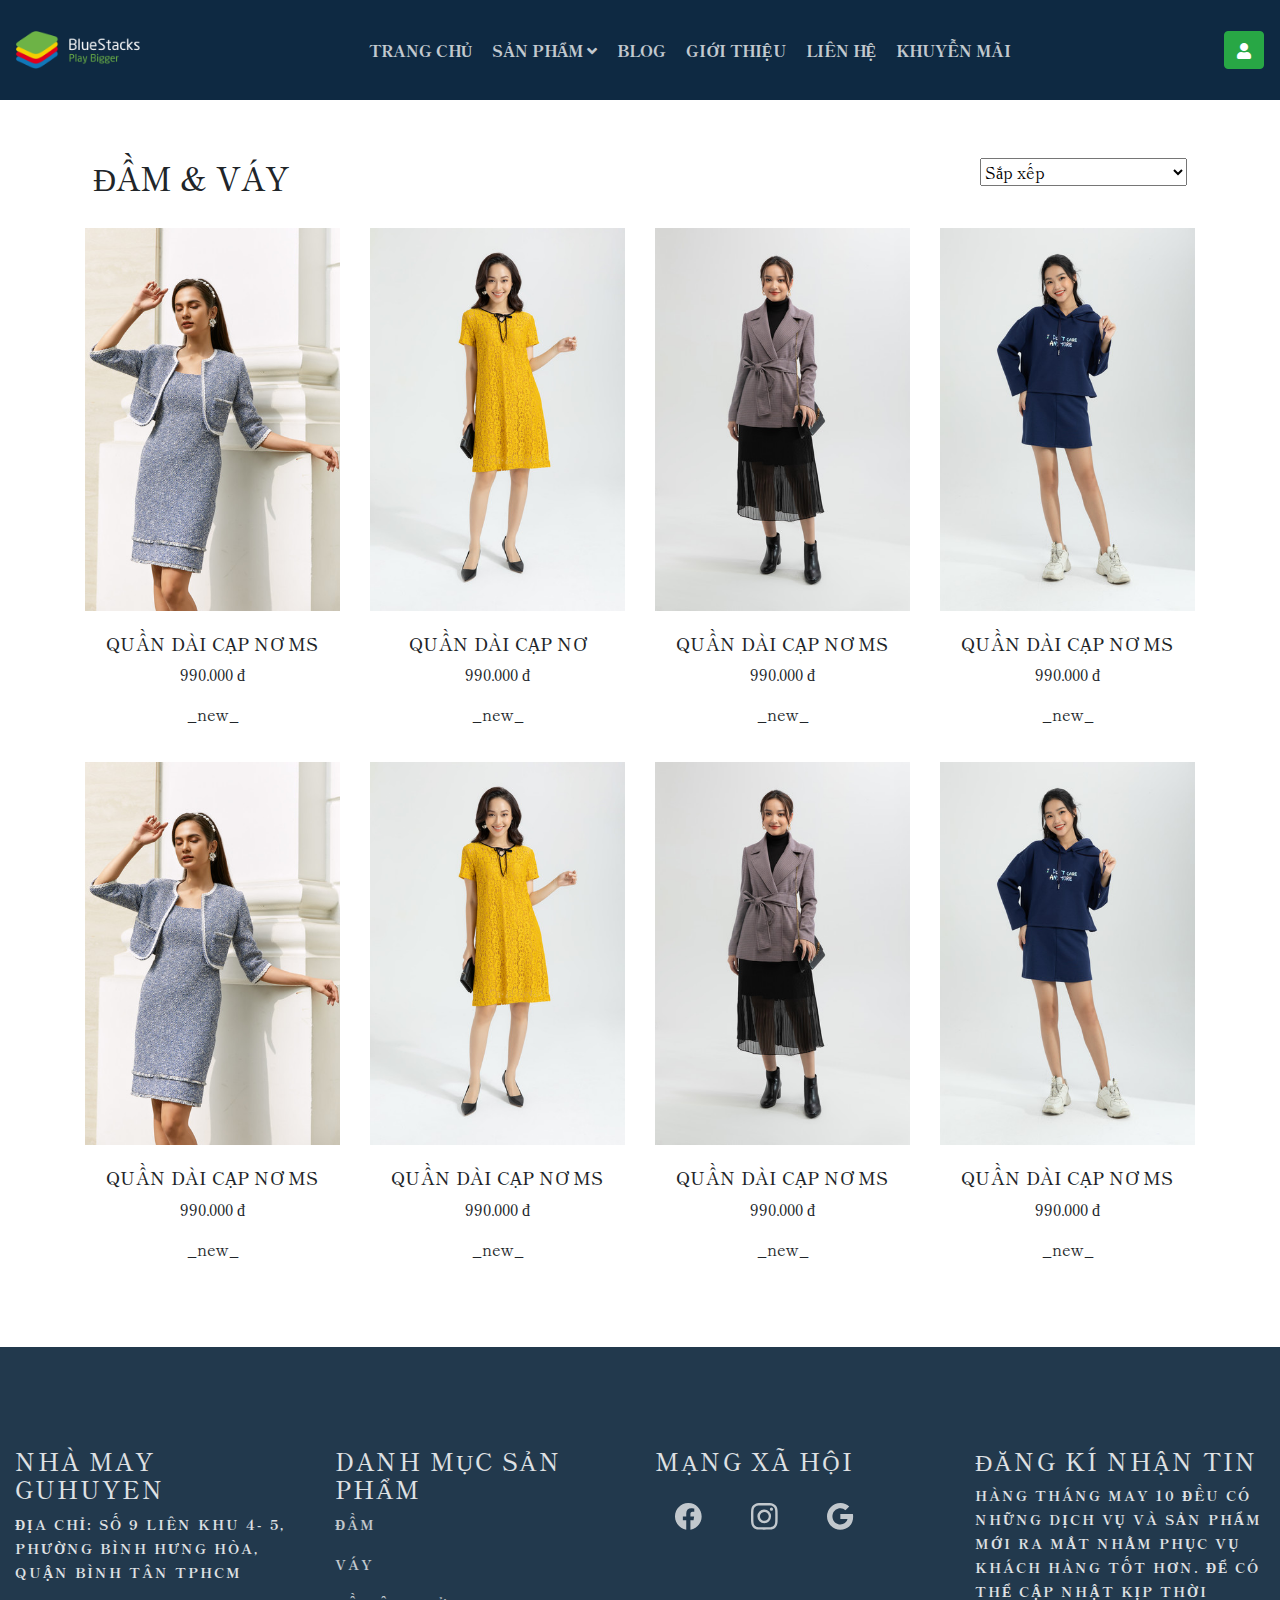
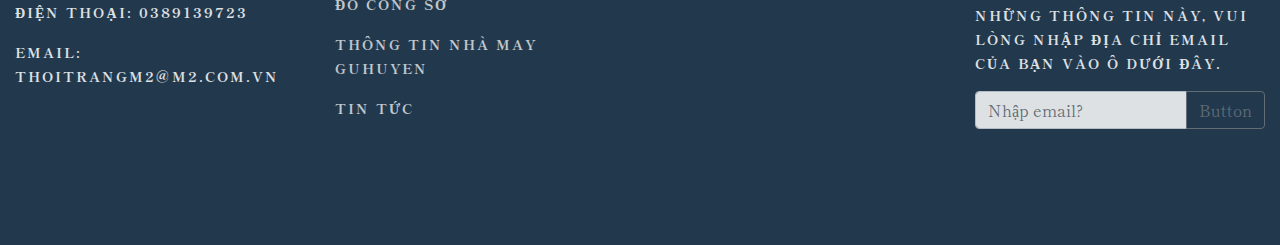
<file: Client/HTML/Dress/index.html>
<!DOCTYPE html>
<html lang="en">
<head>
    <meta charset="UTF-8">
    <meta http-equiv="X-UA-Compatible" content="IE=edge">
    <meta name="viewport" content="width=device-width, initial-scale=1.0">
    <title>ĐẦM & VÁY</title>
    <link rel="stylesheet" href="https://cdnjs.cloudflare.com/ajax/libs/font-awesome/5.15.3/css/all.min.css">
    <link rel="stylesheet" href="../../node_modules/bootstrap/dist/css/bootstrap.min.css">
    <link rel="stylesheet" href="./CSS/index.css">
</head>
<body>

    <header class="Navbar1">
        <nav class="navbar navbar-expand-lg navbar-light Navbar animated wow slideInLeft " id="header" data-wow-delay="700ms">
            <a class="logo navbar-brand" href="/">
                <img src="../../images/logo.png" alt=""/>
            </a>
            <button class="navbar-toggler" type="button" data-toggle="collapse" data-target="#navbarSupportedContent" aria-controls="navbarTogglerDemo01" aria-expanded="false" aria-label="Toggle navigation">
                <span class="navbar-toggler-icon"></span>
            </button>
            <div class="menu collapse navbar-collapse" id="navbarSupportedContent">
                <ul class="navbar-nav mr-auto mx-auto ">
                    <li class="nav-item active">
                        <a class="nav-link"  href="/">TRANG CHỦ<span class="sr-only">(current)</span></a>
                    </li>
                    <li class="nav-item dropdown " id="dress">
                        <a class="nav-link"  href="/" id="dropdownMenuLinkDress" data-toggle="dropdown">SẢN PHẨM <i class="fa fa-angle-down"></i></a>                                                           
                            <div class="dropdown-menu" aria-labelledby="dropdownMenuLinkDress">
                                <a class="dropdown-item" href="./HTML/Dress/index.html">ĐẦM & VÁY</a>
                                <a class="dropdown-item" href="/">ĐỒ CÔNG SỞ</a>
                                <a class="dropdown-item" href="/">ĐẦM BỘ</a>
                                <a class="dropdown-item" href="/">SP KHÁC</a>
                            </div>                            
                    </li>
                    <li class="nav-item dropdown " >
                        <a class="nav-link" href="/" id="dropdownMenuLinkDressShort" data-toggle="dropdown" >BLOG</a>
                    </li>
                    <li class="nav-item dropdown">
                        <a class="nav-link" href="/" id="dropdownMenuLinkClothesOffice" data-toggle="dropdown">GIỚI THIỆU</a>
                    </li>
                    <li class="nav-item dropdown">
                        <a class="nav-link" href="/" id="dropdownMenuLinkClothesOffice" data-toggle="dropdown">LIÊN HỆ</a>
                    </li>
                    <li class="nav-item">
                        <a class="nav-link" href="/">KHUYỄN MÃI</a>
                    </li>

                </ul>
                <form class="form-inline my-2 my-lg-0">
                        <a class="btn btn-success" href=""><i class="fa fa-user"></i></a>
                </form>
            </div>
        </nav>
    </header>

    <section class="dress-dam container">
        <div class="dress-dam-sort d-flex bd-highlight mb-3">
            <div class="p-2 bd-highlight dress-dam-left">
                <h2>ĐẦM & VÁY</h2>
            </div>
            <div class="ml-auto p-2 bd-highlight dress-dam-right">
                <form action="/action_page.php">
                    <select name="cars" id="cars">
                      <option value="sort">Sắp xếp</option>
                      <option value="buyQuickly">Sản phẩm bán chạy nhất</option>
                      <option value="new">Sản phẩm mới nhát</option>
                      <option value="minToMax">Giá thấp đến cao</option>
                      <option value="maxToMin">Giá cao đến thấp</option>
                    </select>
                  </form>
            </div>
        </div>
        <div class="dam-container row text-center">
            <div class="clothes-item col-lg-3 col-md-6">
                <div class="clothes-img">
                    <img src="../../images/Clothes1.jpg" alt="">
                    <div class="clothes-icon">
                        <div class="icon-item icon-item1">                                    
                           <button><i class="fa fa-search"></i></button>
                        </div>
                        <div class="icon-item icon-item2">                                    
                            <button><p>MUA NGAY</p></button>
                        </div>
                        <div class="icon-item icon-item3">
                            <button><i class="fa fa-shopping-bag"></i></button>                                   
                        </div>
                    </div>
                </div>
                <div class="clothes-text">
                    <h4>QUẦN DÀI CẠP NƠ MS</h4>
                    <p>990.000 đ</p>
                    <p>_new_</p>
                </div>
            </div>
            <div class="clothes-item col-lg-3 col-md-6">
                <div class="clothes-img">
                    <img src="../../images/Clothes2.jpg" alt="">
                    <div class="clothes-icon">
                        <div class="icon-item icon-item1">                                    
                           <button><i class="fa fa-search"></i></button>
                        </div>
                        <div class="icon-item icon-item2">                                    
                            <button><p>MUA NGAY</p></button>
                        </div>
                        <div class="icon-item icon-item3">
                            <button><i class="fa fa-shopping-bag"></i></button>                                   
                        </div>
                    </div>
                </div>
                <div class="clothes-text">
                    <h4>QUẦN DÀI CẠP NƠ</h4>
                    <p>990.000 đ</p>
                    <p>_new_</p>
                </div>
            </div>
            <div class="clothes-item col-lg-3 col-md-6">
                <div class="clothes-img">
                    <img src="../../images/Clothes3.jpg" alt="">
                    <div class="clothes-icon">
                        <div class="icon-item icon-item1">                                    
                           <button><i class="fa fa-search"></i></button>
                        </div>
                        <div class="icon-item icon-item2">                                    
                            <button><p>MUA NGAY</p></button>
                        </div>
                        <div class="icon-item icon-item3">
                            <button><i class="fa fa-shopping-bag"></i></button>                                   
                        </div>
                    </div>
                </div>
                <div class="clothes-text">
                    <h4>QUẦN DÀI CẠP NƠ MS</h4>
                    <p>990.000 đ</p>
                    <p>_new_</p>
                </div>
            </div>
            <div class="clothes-item col-lg-3 col-md-6">
                <div class="clothes-img">
                    <img src="../../images/Clothes4.jpg" alt="">
                    <div class="clothes-icon">
                        <div class="icon-item icon-item1">                                    
                           <button><i class="fa fa-search"></i></button>
                        </div>
                        <div class="icon-item icon-item2">                                    
                            <button><p>MUA NGAY</p></button>
                        </div>
                        <div class="icon-item icon-item3">
                            <button><i class="fa fa-shopping-bag"></i></button>                                   
                        </div>
                    </div>
                </div>
                <div class="clothes-text">
                    <h4>QUẦN DÀI CẠP NƠ MS</h4>
                    <p>990.000 đ</p>
                    <p>_new_</p>
                </div>
            </div> 
            <div class="clothes-item col-lg-3 col-md-6">
                <div class="clothes-img">
                    <img src="../../images/Clothes1.jpg" alt="">
                    <div class="clothes-icon">
                        <div class="icon-item icon-item1">                                    
                           <button><i class="fa fa-search"></i></button>
                        </div>
                        <div class="icon-item icon-item2">                                    
                            <button><p>MUA NGAY</p></button>
                        </div>
                        <div class="icon-item icon-item3">
                            <button><i class="fa fa-shopping-bag"></i></button>                                   
                        </div>
                    </div>
                </div>
                <div class="clothes-text">
                    <h4>QUẦN DÀI CẠP NƠ MS</h4>
                    <p>990.000 đ</p>
                    <p>_new_</p>
                </div>
            </div> 
            <div class="clothes-item col-lg-3 col-md-6">
                <div class="clothes-img">
                    <img src="../../images/Clothes2.jpg" alt="">
                    <div class="clothes-icon">
                        <div class="icon-item icon-item1">                                    
                           <button><i class="fa fa-search"></i></button>
                        </div>
                        <div class="icon-item icon-item2">                                    
                            <button><p>MUA NGAY</p></button>
                        </div>
                        <div class="icon-item icon-item3">
                            <button><i class="fa fa-shopping-bag"></i></button>                                   
                        </div>
                    </div>
                </div>
                <div class="clothes-text">
                    <h4>QUẦN DÀI CẠP NƠ MS</h4>
                    <p>990.000 đ</p>
                    <p>_new_</p>
                </div>
            </div> 
            <div class="clothes-item col-lg-3 col-md-6">
                <div class="clothes-img">
                    <img src="../../images/Clothes3.jpg" alt="">
                    <div class="clothes-icon">
                        <div class="icon-item icon-item1">                                    
                           <button><i class="fa fa-search"></i></button>
                        </div>
                        <div class="icon-item icon-item2">                                    
                            <button><p>MUA NGAY</p></button>
                        </div>
                        <div class="icon-item icon-item3">
                            <button><i class="fa fa-shopping-bag"></i></button>                                   
                        </div>
                    </div>
                </div>
                <div class="clothes-text">
                    <h4>QUẦN DÀI CẠP NƠ MS</h4>
                    <p>990.000 đ</p>
                    <p>_new_</p>
                </div>
            </div> 
            <div class="clothes-item col-lg-3 col-md-6">
                <div class="clothes-img">
                    <img src="../../images/Clothes4.jpg" alt="">
                    <div class="clothes-icon">
                        <div class="icon-item icon-item1">                                    
                           <button><i class="fa fa-search"></i></button>
                        </div>
                        <div class="icon-item icon-item2">                                    
                            <button><p>MUA NGAY</p></button>
                        </div>
                        <div class="icon-item icon-item3">
                            <button><i class="fa fa-shopping-bag"></i></button>                                   
                        </div>
                    </div>
                </div>
                <div class="clothes-text">
                    <h4>QUẦN DÀI CẠP NƠ MS</h4>
                    <p>990.000 đ</p>
                    <p>_new_</p>
                </div>
            </div> 
            
        </div>
    </section>

    <footer class="container-fluid">
        <div class="footerContent row">
            <div class="footerItem col-lg-3 col-md-6">
                <h4>NHÀ MAY GUHUYEN</h4>
                <p>Địa chỉ: Số 9 liên khu 4- 5, Phường Bình Hưng Hòa, Quận Bình Tân TPHCM</p>
                <p>Điện thoại: 0389139723</p>
                <p>Email: thoitrangm2@m2.com.vn</p>
            </div>
            <div class="footerItem col-lg-3 col-md-6">
                <h4>DANH MỤC SẢN PHẨM</h4>
                <p><a href="#clothes">Đầm</a></p>
                <p><a href="#clothes">Váy</a></p>
                <p><a href="#clothes">Đồ công sở</a></p>
                <p><a href="#clothes">Thông tin nhà may GuHuyen</a></p>
                <p><a href="#blogs">Tin tức</a></p>
            </div>
            <div class="footerItem col-lg-3 col-md-6">
                <h4>MẠNG XÃ HỘI</h4>
                <p>
                    <a href="">
                        <svg xmlns="http://www.w3.org/2000/svg" width="50" height="50" fill="currentColor" class="bi bi-facebook" viewBox="0 0 30 30">
                            <path d="M16 8.049c0-4.446-3.582-8.05-8-8.05C3.58 0-.002 3.603-.002 8.05c0 4.017 2.926 7.347 6.75 7.951v-5.625h-2.03V8.05H6.75V6.275c0-2.017 1.195-3.131 3.022-3.131.876 0 1.791.157 1.791.157v1.98h-1.009c-.993 0-1.303.621-1.303 1.258v1.51h2.218l-.354 2.326H9.25V16c3.824-.604 6.75-3.934 6.75-7.951z"/>
                        </svg>
                    </a>
                    <a href="">
                        <svg xmlns="http://www.w3.org/2000/svg" width="50" height="50" fill="currentColor" class="bi bi-instagram" viewBox="0 0 30 30">
                            <path d="M8 0C5.829 0 5.556.01 4.703.048 3.85.088 3.269.222 2.76.42a3.917 3.917 0 0 0-1.417.923A3.927 3.927 0 0 0 .42 2.76C.222 3.268.087 3.85.048 4.7.01 5.555 0 5.827 0 8.001c0 2.172.01 2.444.048 3.297.04.852.174 1.433.372 1.942.205.526.478.972.923 1.417.444.445.89.719 1.416.923.51.198 1.09.333 1.942.372C5.555 15.99 5.827 16 8 16s2.444-.01 3.298-.048c.851-.04 1.434-.174 1.943-.372a3.916 3.916 0 0 0 1.416-.923c.445-.445.718-.891.923-1.417.197-.509.332-1.09.372-1.942C15.99 10.445 16 10.173 16 8s-.01-2.445-.048-3.299c-.04-.851-.175-1.433-.372-1.941a3.926 3.926 0 0 0-.923-1.417A3.911 3.911 0 0 0 13.24.42c-.51-.198-1.092-.333-1.943-.372C10.443.01 10.172 0 7.998 0h.003zm-.717 1.442h.718c2.136 0 2.389.007 3.232.046.78.035 1.204.166 1.486.275.373.145.64.319.92.599.28.28.453.546.598.92.11.281.24.705.275 1.485.039.843.047 1.096.047 3.231s-.008 2.389-.047 3.232c-.035.78-.166 1.203-.275 1.485a2.47 2.47 0 0 1-.599.919c-.28.28-.546.453-.92.598-.28.11-.704.24-1.485.276-.843.038-1.096.047-3.232.047s-2.39-.009-3.233-.047c-.78-.036-1.203-.166-1.485-.276a2.478 2.478 0 0 1-.92-.598 2.48 2.48 0 0 1-.6-.92c-.109-.281-.24-.705-.275-1.485-.038-.843-.046-1.096-.046-3.233 0-2.136.008-2.388.046-3.231.036-.78.166-1.204.276-1.486.145-.373.319-.64.599-.92.28-.28.546-.453.92-.598.282-.11.705-.24 1.485-.276.738-.034 1.024-.044 2.515-.045v.002zm4.988 1.328a.96.96 0 1 0 0 1.92.96.96 0 0 0 0-1.92zm-4.27 1.122a4.109 4.109 0 1 0 0 8.217 4.109 4.109 0 0 0 0-8.217zm0 1.441a2.667 2.667 0 1 1 0 5.334 2.667 2.667 0 0 1 0-5.334z"/>
                        </svg>
                    </a>
                    <a href="">
                        <svg xmlns="http://www.w3.org/2000/svg" width="50" height="50" fill="currentColor" class="bi bi-google" viewBox="0 0 30 30">
                            <path d="M15.545 6.558a9.42 9.42 0 0 1 .139 1.626c0 2.434-.87 4.492-2.384 5.885h.002C11.978 15.292 10.158 16 8 16A8 8 0 1 1 8 0a7.689 7.689 0 0 1 5.352 2.082l-2.284 2.284A4.347 4.347 0 0 0 8 3.166c-2.087 0-3.86 1.408-4.492 3.304a4.792 4.792 0 0 0 0 3.063h.003c.635 1.893 2.405 3.301 4.492 3.301 1.078 0 2.004-.276 2.722-.764h-.003a3.702 3.702 0 0 0 1.599-2.431H8v-3.08h7.545z"/>
                        </svg>
                    </a>
                </p>
            </div>
            <div class="footerItem col-lg-3 col-md-6">
                <h4>ĐĂNG KÍ NHẬN TIN</h4>
                <p>
                    Hàng tháng May 10 đều có những dịch vụ và sản phẩm mới ra mắt nhằm phục vụ 
                    khách hàng tốt hơn. Để có thể cập nhật kịp thời những thông tin này, vui lòng 
                    nhập địa chỉ email của bạn vào ô dưới đây.
                </p>
                <div class="input-group mb-3">
                    <input type="text" class="form-control" placeholder="Nhập email?" aria-label="Recipient's username" aria-describedby="button-addon2" />
                    <div class="input-group-append">
                        <button class="btn btn-outline-secondary" type="button" id="button-addon2">Button</button>
                    </div>
                </div>
            </div>
        </div>
    </footer>

    <script src="../../node_modules/jquery/dist/jquery.min.js"></script>
    <script src="../../node_modules/bootstrap/dist/js/bootstrap.min.js"></script>
    <!-- <script src="../../JS/main.js"></script> -->
</body>
</html>
</file>
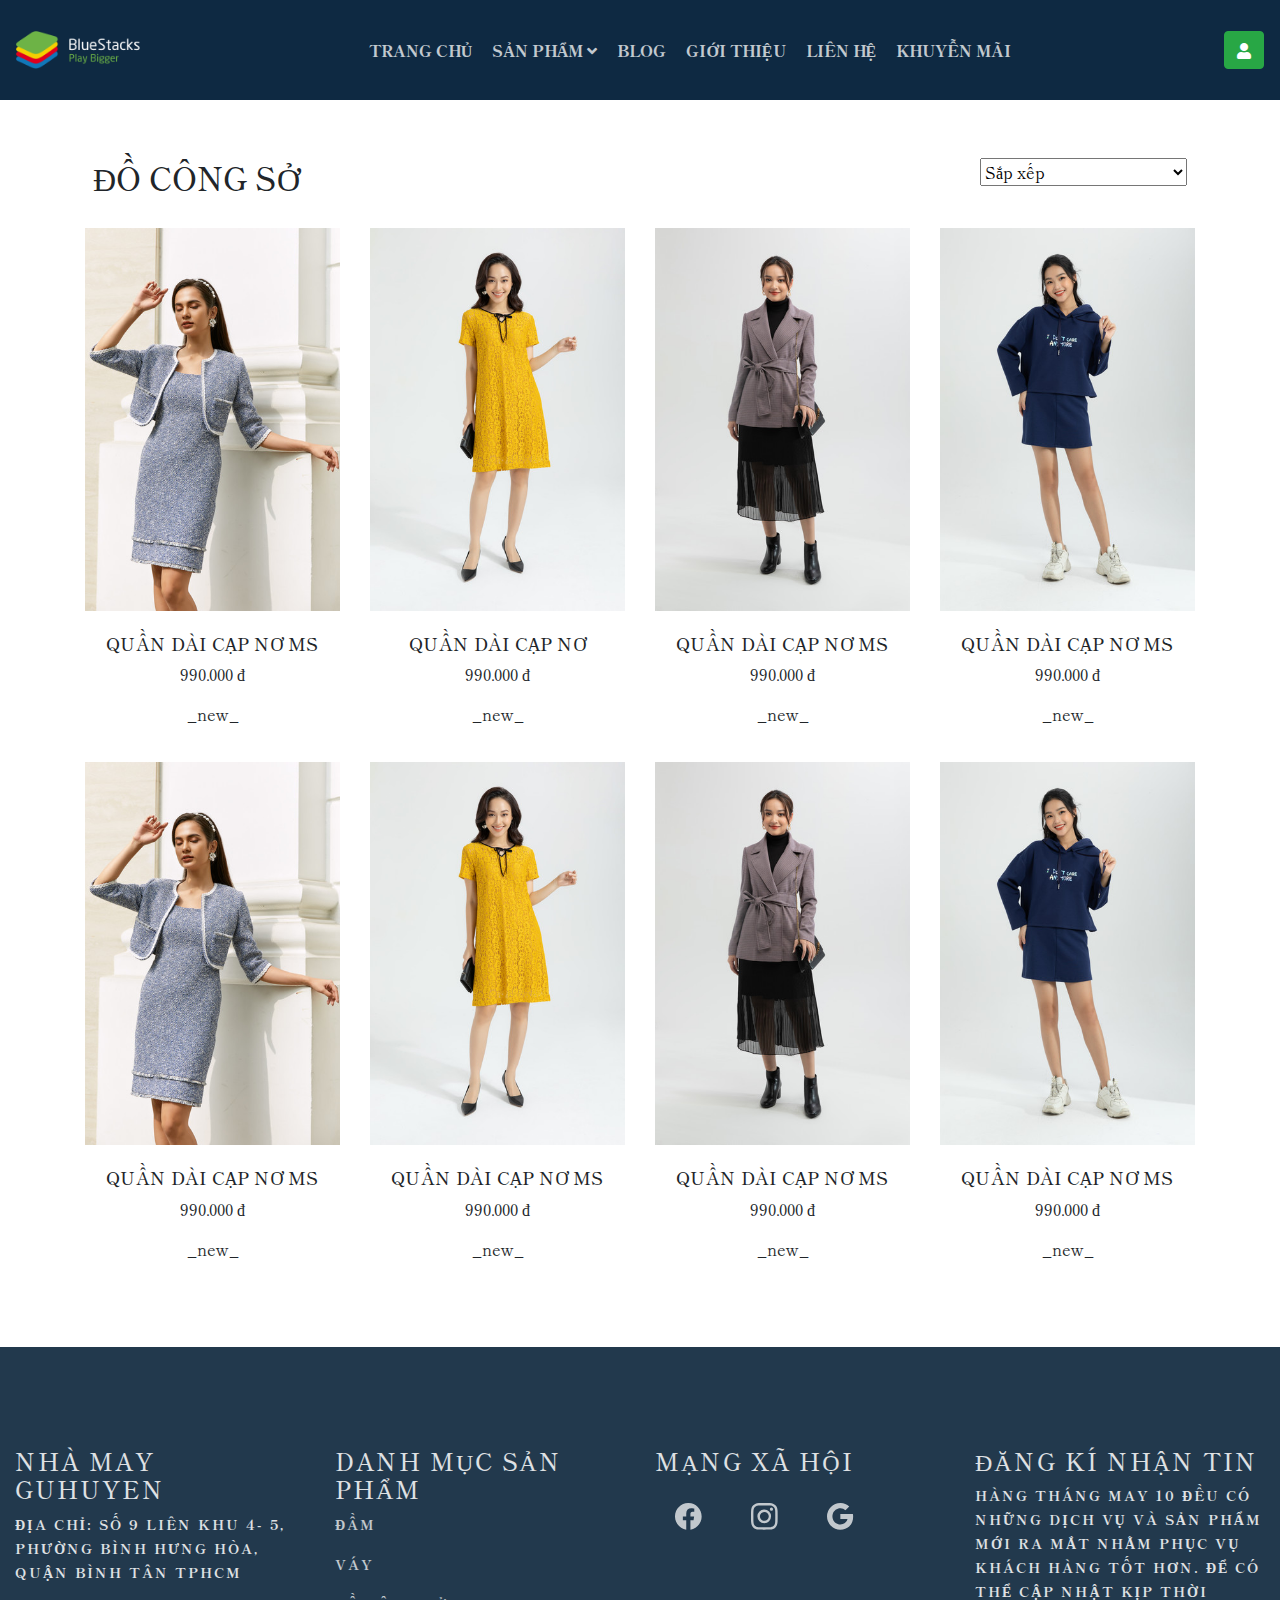
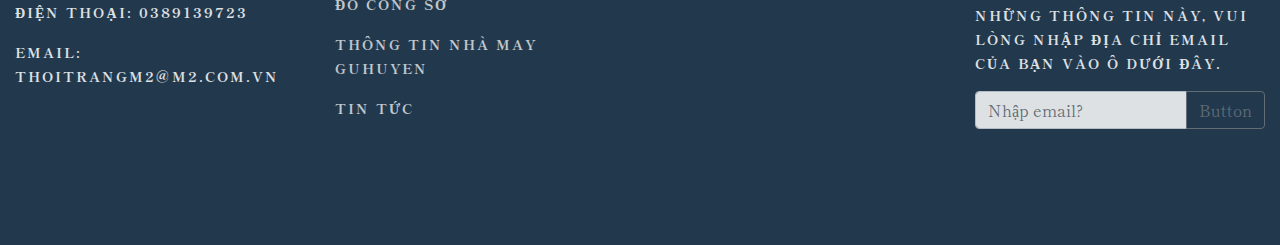
<file: Client/HTML/DressCompany/index.html>
<!DOCTYPE html>
<html lang="en">
<head>
    <meta charset="UTF-8">
    <meta http-equiv="X-UA-Compatible" content="IE=edge">
    <meta name="viewport" content="width=device-width, initial-scale=1.0">
    <title>ĐỒ CÔNG SỞ</title>
    <link rel="stylesheet" href="https://cdnjs.cloudflare.com/ajax/libs/font-awesome/5.15.3/css/all.min.css">
    <link rel="stylesheet" href="../../node_modules/bootstrap/dist/css/bootstrap.min.css">
    <link rel="stylesheet" href="./CSS/index.css">
</head>
<body>

    <header class="Navbar1">
        <nav class="navbar navbar-expand-lg navbar-light Navbar animated wow slideInLeft " id="header" data-wow-delay="700ms">
            <a class="logo navbar-brand" href="/">
                <img src="../../images/logo.png" alt=""/>
            </a>
            <button class="navbar-toggler" type="button" data-toggle="collapse" data-target="#navbarSupportedContent" aria-controls="navbarTogglerDemo01" aria-expanded="false" aria-label="Toggle navigation">
                <span class="navbar-toggler-icon"></span>
            </button>
            <div class="menu collapse navbar-collapse" id="navbarSupportedContent">
                <ul class="navbar-nav mr-auto mx-auto ">
                    <li class="nav-item active">
                        <a class="nav-link"  href="/">TRANG CHỦ<span class="sr-only">(current)</span></a>
                    </li>
                    <li class="nav-item dropdown " id="dress">
                        <a class="nav-link"  href="/" id="dropdownMenuLinkDress" data-toggle="dropdown">SẢN PHẨM <i class="fa fa-angle-down"></i></a>                                                           
                            <div class="dropdown-menu" aria-labelledby="dropdownMenuLinkDress">
                                <a class="dropdown-item" href="./HTML/Dress/index.html">ĐẦM & VÁY</a>
                                <a class="dropdown-item" href="/">ĐỒ CÔNG SỞ</a>
                                <a class="dropdown-item" href="/">ĐẦM BỘ</a>
                                <a class="dropdown-item" href="/">SP KHÁC</a>
                            </div>                            
                    </li>
                    <li class="nav-item dropdown " >
                        <a class="nav-link" href="/" id="dropdownMenuLinkDressShort" data-toggle="dropdown" >BLOG</a>
                    </li>
                    <li class="nav-item dropdown">
                        <a class="nav-link" href="/" id="dropdownMenuLinkClothesOffice" data-toggle="dropdown">GIỚI THIỆU</a>
                    </li>
                    <li class="nav-item dropdown">
                        <a class="nav-link" href="/" id="dropdownMenuLinkClothesOffice" data-toggle="dropdown">LIÊN HỆ</a>
                    </li>
                    <li class="nav-item">
                        <a class="nav-link" href="/">KHUYỄN MÃI</a>
                    </li>

                </ul>
                <form class="form-inline my-2 my-lg-0">
                        <a class="btn btn-success" href=""><i class="fa fa-user"></i></a>
                </form>
            </div>
        </nav>
    </header>

    <section class="dress-dam container">
        <div class="dress-dam-sort d-flex bd-highlight mb-3">
            <div class="p-2 bd-highlight dress-dam-left">
                <h2>ĐỒ CÔNG SỞ</h2>
            </div>
            <div class="ml-auto p-2 bd-highlight dress-dam-right">
                <form action="/action_page.php">
                    <select name="cars" id="cars">
                      <option value="sort">Sắp xếp</option>
                      <option value="buyQuickly">Sản phẩm bán chạy nhất</option>
                      <option value="new">Sản phẩm mới nhát</option>
                      <option value="minToMax">Giá thấp đến cao</option>
                      <option value="maxToMin">Giá cao đến thấp</option>
                    </select>
                  </form>
            </div>
        </div>
        <div class="dam-container row text-center">
            <div class="clothes-item col-lg-3 col-md-6">
                <div class="clothes-img">
                    <img src="../../images/Clothes1.jpg" alt="">
                    <div class="clothes-icon">
                        <div class="icon-item icon-item1">                                    
                           <button><i class="fa fa-search"></i></button>
                        </div>
                        <div class="icon-item icon-item2">                                    
                            <button><p>MUA NGAY</p></button>
                        </div>
                        <div class="icon-item icon-item3">
                            <button><i class="fa fa-shopping-bag"></i></button>                                   
                        </div>
                    </div>
                </div>
                <div class="clothes-text">
                    <h4>QUẦN DÀI CẠP NƠ MS</h4>
                    <p>990.000 đ</p>
                    <p>_new_</p>
                </div>
            </div>
            <div class="clothes-item col-lg-3 col-md-6">
                <div class="clothes-img">
                    <img src="../../images/Clothes2.jpg" alt="">
                    <div class="clothes-icon">
                        <div class="icon-item icon-item1">                                    
                           <button><i class="fa fa-search"></i></button>
                        </div>
                        <div class="icon-item icon-item2">                                    
                            <button><p>MUA NGAY</p></button>
                        </div>
                        <div class="icon-item icon-item3">
                            <button><i class="fa fa-shopping-bag"></i></button>                                   
                        </div>
                    </div>
                </div>
                <div class="clothes-text">
                    <h4>QUẦN DÀI CẠP NƠ</h4>
                    <p>990.000 đ</p>
                    <p>_new_</p>
                </div>
            </div>
            <div class="clothes-item col-lg-3 col-md-6">
                <div class="clothes-img">
                    <img src="../../images/Clothes3.jpg" alt="">
                    <div class="clothes-icon">
                        <div class="icon-item icon-item1">                                    
                           <button><i class="fa fa-search"></i></button>
                        </div>
                        <div class="icon-item icon-item2">                                    
                            <button><p>MUA NGAY</p></button>
                        </div>
                        <div class="icon-item icon-item3">
                            <button><i class="fa fa-shopping-bag"></i></button>                                   
                        </div>
                    </div>
                </div>
                <div class="clothes-text">
                    <h4>QUẦN DÀI CẠP NƠ MS</h4>
                    <p>990.000 đ</p>
                    <p>_new_</p>
                </div>
            </div>
            <div class="clothes-item col-lg-3 col-md-6">
                <div class="clothes-img">
                    <img src="../../images/Clothes4.jpg" alt="">
                    <div class="clothes-icon">
                        <div class="icon-item icon-item1">                                    
                           <button><i class="fa fa-search"></i></button>
                        </div>
                        <div class="icon-item icon-item2">                                    
                            <button><p>MUA NGAY</p></button>
                        </div>
                        <div class="icon-item icon-item3">
                            <button><i class="fa fa-shopping-bag"></i></button>                                   
                        </div>
                    </div>
                </div>
                <div class="clothes-text">
                    <h4>QUẦN DÀI CẠP NƠ MS</h4>
                    <p>990.000 đ</p>
                    <p>_new_</p>
                </div>
            </div> 
            <div class="clothes-item col-lg-3 col-md-6">
                <div class="clothes-img">
                    <img src="../../images/Clothes1.jpg" alt="">
                    <div class="clothes-icon">
                        <div class="icon-item icon-item1">                                    
                           <button><i class="fa fa-search"></i></button>
                        </div>
                        <div class="icon-item icon-item2">                                    
                            <button><p>MUA NGAY</p></button>
                        </div>
                        <div class="icon-item icon-item3">
                            <button><i class="fa fa-shopping-bag"></i></button>                                   
                        </div>
                    </div>
                </div>
                <div class="clothes-text">
                    <h4>QUẦN DÀI CẠP NƠ MS</h4>
                    <p>990.000 đ</p>
                    <p>_new_</p>
                </div>
            </div> 
            <div class="clothes-item col-lg-3 col-md-6">
                <div class="clothes-img">
                    <img src="../../images/Clothes2.jpg" alt="">
                    <div class="clothes-icon">
                        <div class="icon-item icon-item1">                                    
                           <button><i class="fa fa-search"></i></button>
                        </div>
                        <div class="icon-item icon-item2">                                    
                            <button><p>MUA NGAY</p></button>
                        </div>
                        <div class="icon-item icon-item3">
                            <button><i class="fa fa-shopping-bag"></i></button>                                   
                        </div>
                    </div>
                </div>
                <div class="clothes-text">
                    <h4>QUẦN DÀI CẠP NƠ MS</h4>
                    <p>990.000 đ</p>
                    <p>_new_</p>
                </div>
            </div> 
            <div class="clothes-item col-lg-3 col-md-6">
                <div class="clothes-img">
                    <img src="../../images/Clothes3.jpg" alt="">
                    <div class="clothes-icon">
                        <div class="icon-item icon-item1">                                    
                           <button><i class="fa fa-search"></i></button>
                        </div>
                        <div class="icon-item icon-item2">                                    
                            <button><p>MUA NGAY</p></button>
                        </div>
                        <div class="icon-item icon-item3">
                            <button><i class="fa fa-shopping-bag"></i></button>                                   
                        </div>
                    </div>
                </div>
                <div class="clothes-text">
                    <h4>QUẦN DÀI CẠP NƠ MS</h4>
                    <p>990.000 đ</p>
                    <p>_new_</p>
                </div>
            </div> 
            <div class="clothes-item col-lg-3 col-md-6">
                <div class="clothes-img">
                    <img src="../../images/Clothes4.jpg" alt="">
                    <div class="clothes-icon">
                        <div class="icon-item icon-item1">                                    
                           <button><i class="fa fa-search"></i></button>
                        </div>
                        <div class="icon-item icon-item2">                                    
                            <button><p>MUA NGAY</p></button>
                        </div>
                        <div class="icon-item icon-item3">
                            <button><i class="fa fa-shopping-bag"></i></button>                                   
                        </div>
                    </div>
                </div>
                <div class="clothes-text">
                    <h4>QUẦN DÀI CẠP NƠ MS</h4>
                    <p>990.000 đ</p>
                    <p>_new_</p>
                </div>
            </div> 
            
        </div>
    </section>

    <footer class="container-fluid">
        <div class="footerContent row">
            <div class="footerItem col-lg-3 col-md-6">
                <h4>NHÀ MAY GUHUYEN</h4>
                <p>Địa chỉ: Số 9 liên khu 4- 5, Phường Bình Hưng Hòa, Quận Bình Tân TPHCM</p>
                <p>Điện thoại: 0389139723</p>
                <p>Email: thoitrangm2@m2.com.vn</p>
            </div>
            <div class="footerItem col-lg-3 col-md-6">
                <h4>DANH MỤC SẢN PHẨM</h4>
                <p><a href="#clothes">Đầm</a></p>
                <p><a href="#clothes">Váy</a></p>
                <p><a href="#clothes">Đồ công sở</a></p>
                <p><a href="#clothes">Thông tin nhà may GuHuyen</a></p>
                <p><a href="#blogs">Tin tức</a></p>
            </div>
            <div class="footerItem col-lg-3 col-md-6">
                <h4>MẠNG XÃ HỘI</h4>
                <p>
                    <a href="">
                        <svg xmlns="http://www.w3.org/2000/svg" width="50" height="50" fill="currentColor" class="bi bi-facebook" viewBox="0 0 30 30">
                            <path d="M16 8.049c0-4.446-3.582-8.05-8-8.05C3.58 0-.002 3.603-.002 8.05c0 4.017 2.926 7.347 6.75 7.951v-5.625h-2.03V8.05H6.75V6.275c0-2.017 1.195-3.131 3.022-3.131.876 0 1.791.157 1.791.157v1.98h-1.009c-.993 0-1.303.621-1.303 1.258v1.51h2.218l-.354 2.326H9.25V16c3.824-.604 6.75-3.934 6.75-7.951z"/>
                        </svg>
                    </a>
                    <a href="">
                        <svg xmlns="http://www.w3.org/2000/svg" width="50" height="50" fill="currentColor" class="bi bi-instagram" viewBox="0 0 30 30">
                            <path d="M8 0C5.829 0 5.556.01 4.703.048 3.85.088 3.269.222 2.76.42a3.917 3.917 0 0 0-1.417.923A3.927 3.927 0 0 0 .42 2.76C.222 3.268.087 3.85.048 4.7.01 5.555 0 5.827 0 8.001c0 2.172.01 2.444.048 3.297.04.852.174 1.433.372 1.942.205.526.478.972.923 1.417.444.445.89.719 1.416.923.51.198 1.09.333 1.942.372C5.555 15.99 5.827 16 8 16s2.444-.01 3.298-.048c.851-.04 1.434-.174 1.943-.372a3.916 3.916 0 0 0 1.416-.923c.445-.445.718-.891.923-1.417.197-.509.332-1.09.372-1.942C15.99 10.445 16 10.173 16 8s-.01-2.445-.048-3.299c-.04-.851-.175-1.433-.372-1.941a3.926 3.926 0 0 0-.923-1.417A3.911 3.911 0 0 0 13.24.42c-.51-.198-1.092-.333-1.943-.372C10.443.01 10.172 0 7.998 0h.003zm-.717 1.442h.718c2.136 0 2.389.007 3.232.046.78.035 1.204.166 1.486.275.373.145.64.319.92.599.28.28.453.546.598.92.11.281.24.705.275 1.485.039.843.047 1.096.047 3.231s-.008 2.389-.047 3.232c-.035.78-.166 1.203-.275 1.485a2.47 2.47 0 0 1-.599.919c-.28.28-.546.453-.92.598-.28.11-.704.24-1.485.276-.843.038-1.096.047-3.232.047s-2.39-.009-3.233-.047c-.78-.036-1.203-.166-1.485-.276a2.478 2.478 0 0 1-.92-.598 2.48 2.48 0 0 1-.6-.92c-.109-.281-.24-.705-.275-1.485-.038-.843-.046-1.096-.046-3.233 0-2.136.008-2.388.046-3.231.036-.78.166-1.204.276-1.486.145-.373.319-.64.599-.92.28-.28.546-.453.92-.598.282-.11.705-.24 1.485-.276.738-.034 1.024-.044 2.515-.045v.002zm4.988 1.328a.96.96 0 1 0 0 1.92.96.96 0 0 0 0-1.92zm-4.27 1.122a4.109 4.109 0 1 0 0 8.217 4.109 4.109 0 0 0 0-8.217zm0 1.441a2.667 2.667 0 1 1 0 5.334 2.667 2.667 0 0 1 0-5.334z"/>
                        </svg>
                    </a>
                    <a href="">
                        <svg xmlns="http://www.w3.org/2000/svg" width="50" height="50" fill="currentColor" class="bi bi-google" viewBox="0 0 30 30">
                            <path d="M15.545 6.558a9.42 9.42 0 0 1 .139 1.626c0 2.434-.87 4.492-2.384 5.885h.002C11.978 15.292 10.158 16 8 16A8 8 0 1 1 8 0a7.689 7.689 0 0 1 5.352 2.082l-2.284 2.284A4.347 4.347 0 0 0 8 3.166c-2.087 0-3.86 1.408-4.492 3.304a4.792 4.792 0 0 0 0 3.063h.003c.635 1.893 2.405 3.301 4.492 3.301 1.078 0 2.004-.276 2.722-.764h-.003a3.702 3.702 0 0 0 1.599-2.431H8v-3.08h7.545z"/>
                        </svg>
                    </a>
                </p>
            </div>
            <div class="footerItem col-lg-3 col-md-6">
                <h4>ĐĂNG KÍ NHẬN TIN</h4>
                <p>
                    Hàng tháng May 10 đều có những dịch vụ và sản phẩm mới ra mắt nhằm phục vụ 
                    khách hàng tốt hơn. Để có thể cập nhật kịp thời những thông tin này, vui lòng 
                    nhập địa chỉ email của bạn vào ô dưới đây.
                </p>
                <div class="input-group mb-3">
                    <input type="text" class="form-control" placeholder="Nhập email?" aria-label="Recipient's username" aria-describedby="button-addon2" />
                    <div class="input-group-append">
                        <button class="btn btn-outline-secondary" type="button" id="button-addon2">Button</button>
                    </div>
                </div>
            </div>
        </div>
    </footer>

    <script src="../../node_modules/jquery/dist/jquery.min.js"></script>
    <script src="../../node_modules/bootstrap/dist/js/bootstrap.min.js"></script>
    <!-- <script src="../../JS/main.js"></script> -->
</body>
</html>
</file>
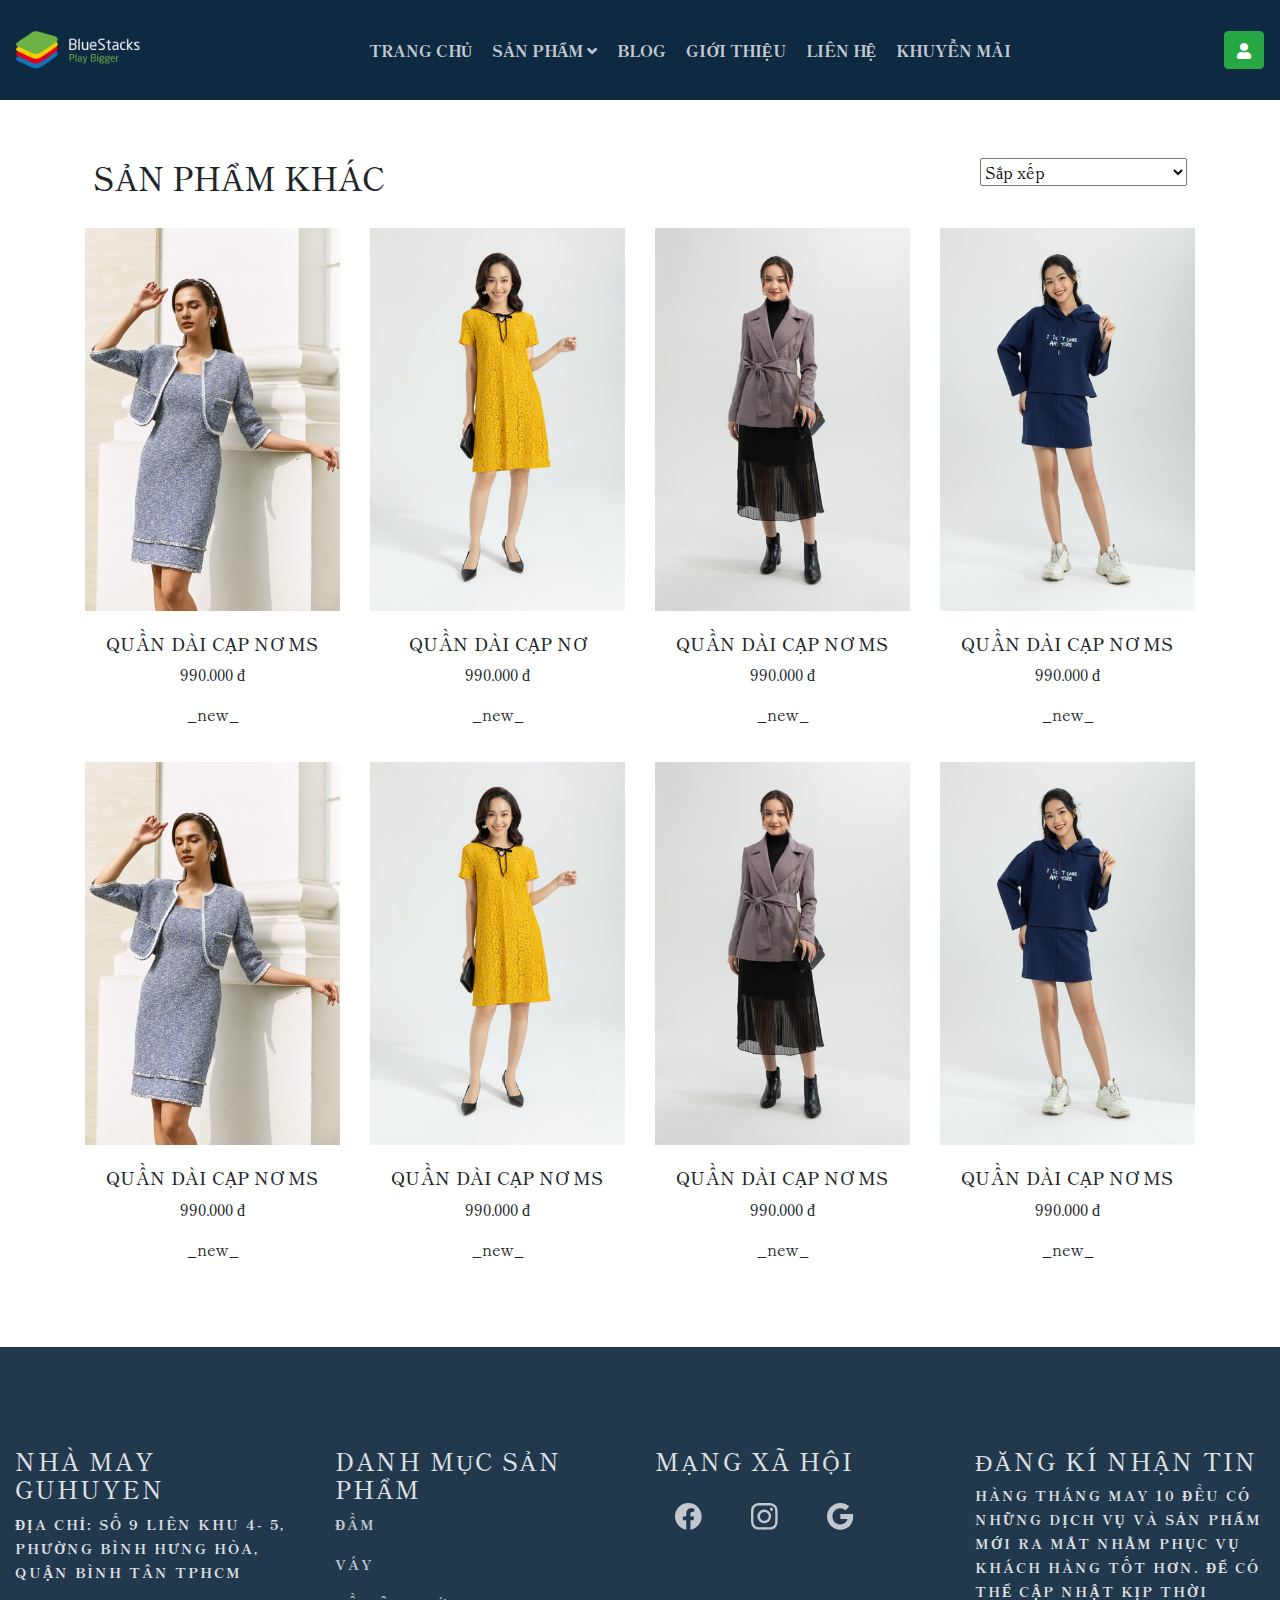
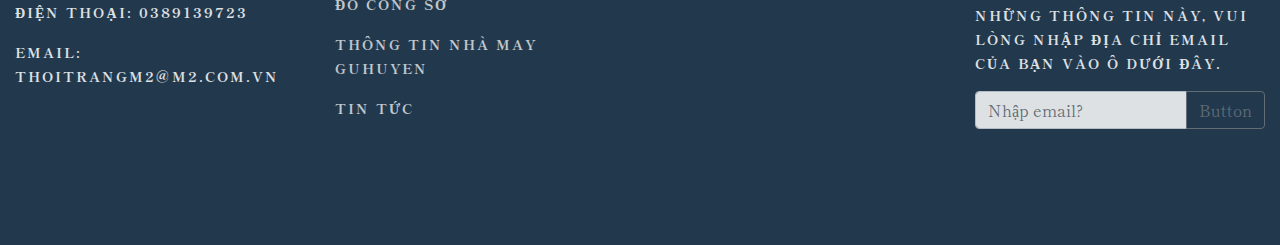
<file: Client/HTML/Other/index.html>
<!DOCTYPE html>
<html lang="en">
<head>
    <meta charset="UTF-8">
    <meta http-equiv="X-UA-Compatible" content="IE=edge">
    <meta name="viewport" content="width=device-width, initial-scale=1.0">
    <title>SẢN PHẨM KHÁC</title>
    <link rel="stylesheet" href="https://cdnjs.cloudflare.com/ajax/libs/font-awesome/5.15.3/css/all.min.css">
    <link rel="stylesheet" href="../../node_modules/bootstrap/dist/css/bootstrap.min.css">
    <link rel="stylesheet" href="./CSS/index.css">
</head>
<body>

    <header class="Navbar1">
        <nav class="navbar navbar-expand-lg navbar-light Navbar animated wow slideInLeft " id="header" data-wow-delay="700ms">
            <a class="logo navbar-brand" href="/">
                <img src="../../images/logo.png" alt=""/>
            </a>
            <button class="navbar-toggler" type="button" data-toggle="collapse" data-target="#navbarSupportedContent" aria-controls="navbarTogglerDemo01" aria-expanded="false" aria-label="Toggle navigation">
                <span class="navbar-toggler-icon"></span>
            </button>
            <div class="menu collapse navbar-collapse" id="navbarSupportedContent">
                <ul class="navbar-nav mr-auto mx-auto ">
                    <li class="nav-item active">
                        <a class="nav-link"  href="/">TRANG CHỦ<span class="sr-only">(current)</span></a>
                    </li>
                    <li class="nav-item dropdown " id="dress">
                        <a class="nav-link"  href="/" id="dropdownMenuLinkDress" data-toggle="dropdown">SẢN PHẨM <i class="fa fa-angle-down"></i></a>                                                           
                            <div class="dropdown-menu" aria-labelledby="dropdownMenuLinkDress">
                                <a class="dropdown-item" href="./HTML/Dress/index.html">ĐẦM & VÁY</a>
                                <a class="dropdown-item" href="/">ĐỒ CÔNG SỞ</a>
                                <a class="dropdown-item" href="/">ĐẦM BỘ</a>
                                <a class="dropdown-item" href="/">SP KHÁC</a>
                            </div>                            
                    </li>
                    <li class="nav-item dropdown " >
                        <a class="nav-link" href="/" id="dropdownMenuLinkDressShort" data-toggle="dropdown" >BLOG</a>
                    </li>
                    <li class="nav-item dropdown">
                        <a class="nav-link" href="/" id="dropdownMenuLinkClothesOffice" data-toggle="dropdown">GIỚI THIỆU</a>
                    </li>
                    <li class="nav-item dropdown">
                        <a class="nav-link" href="/" id="dropdownMenuLinkClothesOffice" data-toggle="dropdown">LIÊN HỆ</a>
                    </li>
                    <li class="nav-item">
                        <a class="nav-link" href="/">KHUYỄN MÃI</a>
                    </li>

                </ul>
                <form class="form-inline my-2 my-lg-0">
                        <a class="btn btn-success" href=""><i class="fa fa-user"></i></a>
                </form>
            </div>
        </nav>
    </header>

    <section class="dress-dam container">
        <div class="dress-dam-sort d-flex bd-highlight mb-3">
            <div class="p-2 bd-highlight dress-dam-left">
                <h2>SẢN PHẨM KHÁC</h2>
            </div>
            <div class="ml-auto p-2 bd-highlight dress-dam-right">
                <form action="/action_page.php">
                    <select name="cars" id="cars">
                      <option value="sort">Sắp xếp</option>
                      <option value="buyQuickly">Sản phẩm bán chạy nhất</option>
                      <option value="new">Sản phẩm mới nhát</option>
                      <option value="minToMax">Giá thấp đến cao</option>
                      <option value="maxToMin">Giá cao đến thấp</option>
                    </select>
                  </form>
            </div>
        </div>
        <div class="dam-container row text-center">
            <div class="clothes-item col-lg-3 col-md-6">
                <div class="clothes-img">
                    <img src="../../images/Clothes1.jpg" alt="">
                    <div class="clothes-icon">
                        <div class="icon-item icon-item1">                                    
                           <button><i class="fa fa-search"></i></button>
                        </div>
                        <div class="icon-item icon-item2">                                    
                            <button><p>MUA NGAY</p></button>
                        </div>
                        <div class="icon-item icon-item3">
                            <button><i class="fa fa-shopping-bag"></i></button>                                   
                        </div>
                    </div>
                </div>
                <div class="clothes-text">
                    <h4>QUẦN DÀI CẠP NƠ MS</h4>
                    <p>990.000 đ</p>
                    <p>_new_</p>
                </div>
            </div>
            <div class="clothes-item col-lg-3 col-md-6">
                <div class="clothes-img">
                    <img src="../../images/Clothes2.jpg" alt="">
                    <div class="clothes-icon">
                        <div class="icon-item icon-item1">                                    
                           <button><i class="fa fa-search"></i></button>
                        </div>
                        <div class="icon-item icon-item2">                                    
                            <button><p>MUA NGAY</p></button>
                        </div>
                        <div class="icon-item icon-item3">
                            <button><i class="fa fa-shopping-bag"></i></button>                                   
                        </div>
                    </div>
                </div>
                <div class="clothes-text">
                    <h4>QUẦN DÀI CẠP NƠ</h4>
                    <p>990.000 đ</p>
                    <p>_new_</p>
                </div>
            </div>
            <div class="clothes-item col-lg-3 col-md-6">
                <div class="clothes-img">
                    <img src="../../images/Clothes3.jpg" alt="">
                    <div class="clothes-icon">
                        <div class="icon-item icon-item1">                                    
                           <button><i class="fa fa-search"></i></button>
                        </div>
                        <div class="icon-item icon-item2">                                    
                            <button><p>MUA NGAY</p></button>
                        </div>
                        <div class="icon-item icon-item3">
                            <button><i class="fa fa-shopping-bag"></i></button>                                   
                        </div>
                    </div>
                </div>
                <div class="clothes-text">
                    <h4>QUẦN DÀI CẠP NƠ MS</h4>
                    <p>990.000 đ</p>
                    <p>_new_</p>
                </div>
            </div>
            <div class="clothes-item col-lg-3 col-md-6">
                <div class="clothes-img">
                    <img src="../../images/Clothes4.jpg" alt="">
                    <div class="clothes-icon">
                        <div class="icon-item icon-item1">                                    
                           <button><i class="fa fa-search"></i></button>
                        </div>
                        <div class="icon-item icon-item2">                                    
                            <button><p>MUA NGAY</p></button>
                        </div>
                        <div class="icon-item icon-item3">
                            <button><i class="fa fa-shopping-bag"></i></button>                                   
                        </div>
                    </div>
                </div>
                <div class="clothes-text">
                    <h4>QUẦN DÀI CẠP NƠ MS</h4>
                    <p>990.000 đ</p>
                    <p>_new_</p>
                </div>
            </div> 
            <div class="clothes-item col-lg-3 col-md-6">
                <div class="clothes-img">
                    <img src="../../images/Clothes1.jpg" alt="">
                    <div class="clothes-icon">
                        <div class="icon-item icon-item1">                                    
                           <button><i class="fa fa-search"></i></button>
                        </div>
                        <div class="icon-item icon-item2">                                    
                            <button><p>MUA NGAY</p></button>
                        </div>
                        <div class="icon-item icon-item3">
                            <button><i class="fa fa-shopping-bag"></i></button>                                   
                        </div>
                    </div>
                </div>
                <div class="clothes-text">
                    <h4>QUẦN DÀI CẠP NƠ MS</h4>
                    <p>990.000 đ</p>
                    <p>_new_</p>
                </div>
            </div> 
            <div class="clothes-item col-lg-3 col-md-6">
                <div class="clothes-img">
                    <img src="../../images/Clothes2.jpg" alt="">
                    <div class="clothes-icon">
                        <div class="icon-item icon-item1">                                    
                           <button><i class="fa fa-search"></i></button>
                        </div>
                        <div class="icon-item icon-item2">                                    
                            <button><p>MUA NGAY</p></button>
                        </div>
                        <div class="icon-item icon-item3">
                            <button><i class="fa fa-shopping-bag"></i></button>                                   
                        </div>
                    </div>
                </div>
                <div class="clothes-text">
                    <h4>QUẦN DÀI CẠP NƠ MS</h4>
                    <p>990.000 đ</p>
                    <p>_new_</p>
                </div>
            </div> 
            <div class="clothes-item col-lg-3 col-md-6">
                <div class="clothes-img">
                    <img src="../../images/Clothes3.jpg" alt="">
                    <div class="clothes-icon">
                        <div class="icon-item icon-item1">                                    
                           <button><i class="fa fa-search"></i></button>
                        </div>
                        <div class="icon-item icon-item2">                                    
                            <button><p>MUA NGAY</p></button>
                        </div>
                        <div class="icon-item icon-item3">
                            <button><i class="fa fa-shopping-bag"></i></button>                                   
                        </div>
                    </div>
                </div>
                <div class="clothes-text">
                    <h4>QUẦN DÀI CẠP NƠ MS</h4>
                    <p>990.000 đ</p>
                    <p>_new_</p>
                </div>
            </div> 
            <div class="clothes-item col-lg-3 col-md-6">
                <div class="clothes-img">
                    <img src="../../images/Clothes4.jpg" alt="">
                    <div class="clothes-icon">
                        <div class="icon-item icon-item1">                                    
                           <button><i class="fa fa-search"></i></button>
                        </div>
                        <div class="icon-item icon-item2">                                    
                            <button><p>MUA NGAY</p></button>
                        </div>
                        <div class="icon-item icon-item3">
                            <button><i class="fa fa-shopping-bag"></i></button>                                   
                        </div>
                    </div>
                </div>
                <div class="clothes-text">
                    <h4>QUẦN DÀI CẠP NƠ MS</h4>
                    <p>990.000 đ</p>
                    <p>_new_</p>
                </div>
            </div> 
            
        </div>
    </section>

    <footer class="container-fluid">
        <div class="footerContent row">
            <div class="footerItem col-lg-3 col-md-6">
                <h4>NHÀ MAY GUHUYEN</h4>
                <p>Địa chỉ: Số 9 liên khu 4- 5, Phường Bình Hưng Hòa, Quận Bình Tân TPHCM</p>
                <p>Điện thoại: 0389139723</p>
                <p>Email: thoitrangm2@m2.com.vn</p>
            </div>
            <div class="footerItem col-lg-3 col-md-6">
                <h4>DANH MỤC SẢN PHẨM</h4>
                <p><a href="#clothes">Đầm</a></p>
                <p><a href="#clothes">Váy</a></p>
                <p><a href="#clothes">Đồ công sở</a></p>
                <p><a href="#clothes">Thông tin nhà may GuHuyen</a></p>
                <p><a href="#blogs">Tin tức</a></p>
            </div>
            <div class="footerItem col-lg-3 col-md-6">
                <h4>MẠNG XÃ HỘI</h4>
                <p>
                    <a href="">
                        <svg xmlns="http://www.w3.org/2000/svg" width="50" height="50" fill="currentColor" class="bi bi-facebook" viewBox="0 0 30 30">
                            <path d="M16 8.049c0-4.446-3.582-8.05-8-8.05C3.58 0-.002 3.603-.002 8.05c0 4.017 2.926 7.347 6.75 7.951v-5.625h-2.03V8.05H6.75V6.275c0-2.017 1.195-3.131 3.022-3.131.876 0 1.791.157 1.791.157v1.98h-1.009c-.993 0-1.303.621-1.303 1.258v1.51h2.218l-.354 2.326H9.25V16c3.824-.604 6.75-3.934 6.75-7.951z"/>
                        </svg>
                    </a>
                    <a href="">
                        <svg xmlns="http://www.w3.org/2000/svg" width="50" height="50" fill="currentColor" class="bi bi-instagram" viewBox="0 0 30 30">
                            <path d="M8 0C5.829 0 5.556.01 4.703.048 3.85.088 3.269.222 2.76.42a3.917 3.917 0 0 0-1.417.923A3.927 3.927 0 0 0 .42 2.76C.222 3.268.087 3.85.048 4.7.01 5.555 0 5.827 0 8.001c0 2.172.01 2.444.048 3.297.04.852.174 1.433.372 1.942.205.526.478.972.923 1.417.444.445.89.719 1.416.923.51.198 1.09.333 1.942.372C5.555 15.99 5.827 16 8 16s2.444-.01 3.298-.048c.851-.04 1.434-.174 1.943-.372a3.916 3.916 0 0 0 1.416-.923c.445-.445.718-.891.923-1.417.197-.509.332-1.09.372-1.942C15.99 10.445 16 10.173 16 8s-.01-2.445-.048-3.299c-.04-.851-.175-1.433-.372-1.941a3.926 3.926 0 0 0-.923-1.417A3.911 3.911 0 0 0 13.24.42c-.51-.198-1.092-.333-1.943-.372C10.443.01 10.172 0 7.998 0h.003zm-.717 1.442h.718c2.136 0 2.389.007 3.232.046.78.035 1.204.166 1.486.275.373.145.64.319.92.599.28.28.453.546.598.92.11.281.24.705.275 1.485.039.843.047 1.096.047 3.231s-.008 2.389-.047 3.232c-.035.78-.166 1.203-.275 1.485a2.47 2.47 0 0 1-.599.919c-.28.28-.546.453-.92.598-.28.11-.704.24-1.485.276-.843.038-1.096.047-3.232.047s-2.39-.009-3.233-.047c-.78-.036-1.203-.166-1.485-.276a2.478 2.478 0 0 1-.92-.598 2.48 2.48 0 0 1-.6-.92c-.109-.281-.24-.705-.275-1.485-.038-.843-.046-1.096-.046-3.233 0-2.136.008-2.388.046-3.231.036-.78.166-1.204.276-1.486.145-.373.319-.64.599-.92.28-.28.546-.453.92-.598.282-.11.705-.24 1.485-.276.738-.034 1.024-.044 2.515-.045v.002zm4.988 1.328a.96.96 0 1 0 0 1.92.96.96 0 0 0 0-1.92zm-4.27 1.122a4.109 4.109 0 1 0 0 8.217 4.109 4.109 0 0 0 0-8.217zm0 1.441a2.667 2.667 0 1 1 0 5.334 2.667 2.667 0 0 1 0-5.334z"/>
                        </svg>
                    </a>
                    <a href="">
                        <svg xmlns="http://www.w3.org/2000/svg" width="50" height="50" fill="currentColor" class="bi bi-google" viewBox="0 0 30 30">
                            <path d="M15.545 6.558a9.42 9.42 0 0 1 .139 1.626c0 2.434-.87 4.492-2.384 5.885h.002C11.978 15.292 10.158 16 8 16A8 8 0 1 1 8 0a7.689 7.689 0 0 1 5.352 2.082l-2.284 2.284A4.347 4.347 0 0 0 8 3.166c-2.087 0-3.86 1.408-4.492 3.304a4.792 4.792 0 0 0 0 3.063h.003c.635 1.893 2.405 3.301 4.492 3.301 1.078 0 2.004-.276 2.722-.764h-.003a3.702 3.702 0 0 0 1.599-2.431H8v-3.08h7.545z"/>
                        </svg>
                    </a>
                </p>
            </div>
            <div class="footerItem col-lg-3 col-md-6">
                <h4>ĐĂNG KÍ NHẬN TIN</h4>
                <p>
                    Hàng tháng May 10 đều có những dịch vụ và sản phẩm mới ra mắt nhằm phục vụ 
                    khách hàng tốt hơn. Để có thể cập nhật kịp thời những thông tin này, vui lòng 
                    nhập địa chỉ email của bạn vào ô dưới đây.
                </p>
                <div class="input-group mb-3">
                    <input type="text" class="form-control" placeholder="Nhập email?" aria-label="Recipient's username" aria-describedby="button-addon2" />
                    <div class="input-group-append">
                        <button class="btn btn-outline-secondary" type="button" id="button-addon2">Button</button>
                    </div>
                </div>
            </div>
        </div>
    </footer>

    <script src="../../node_modules/jquery/dist/jquery.min.js"></script>
    <script src="../../node_modules/bootstrap/dist/js/bootstrap.min.js"></script>
    <!-- <script src="../../JS/main.js"></script> -->
</body>
</html>
</file>
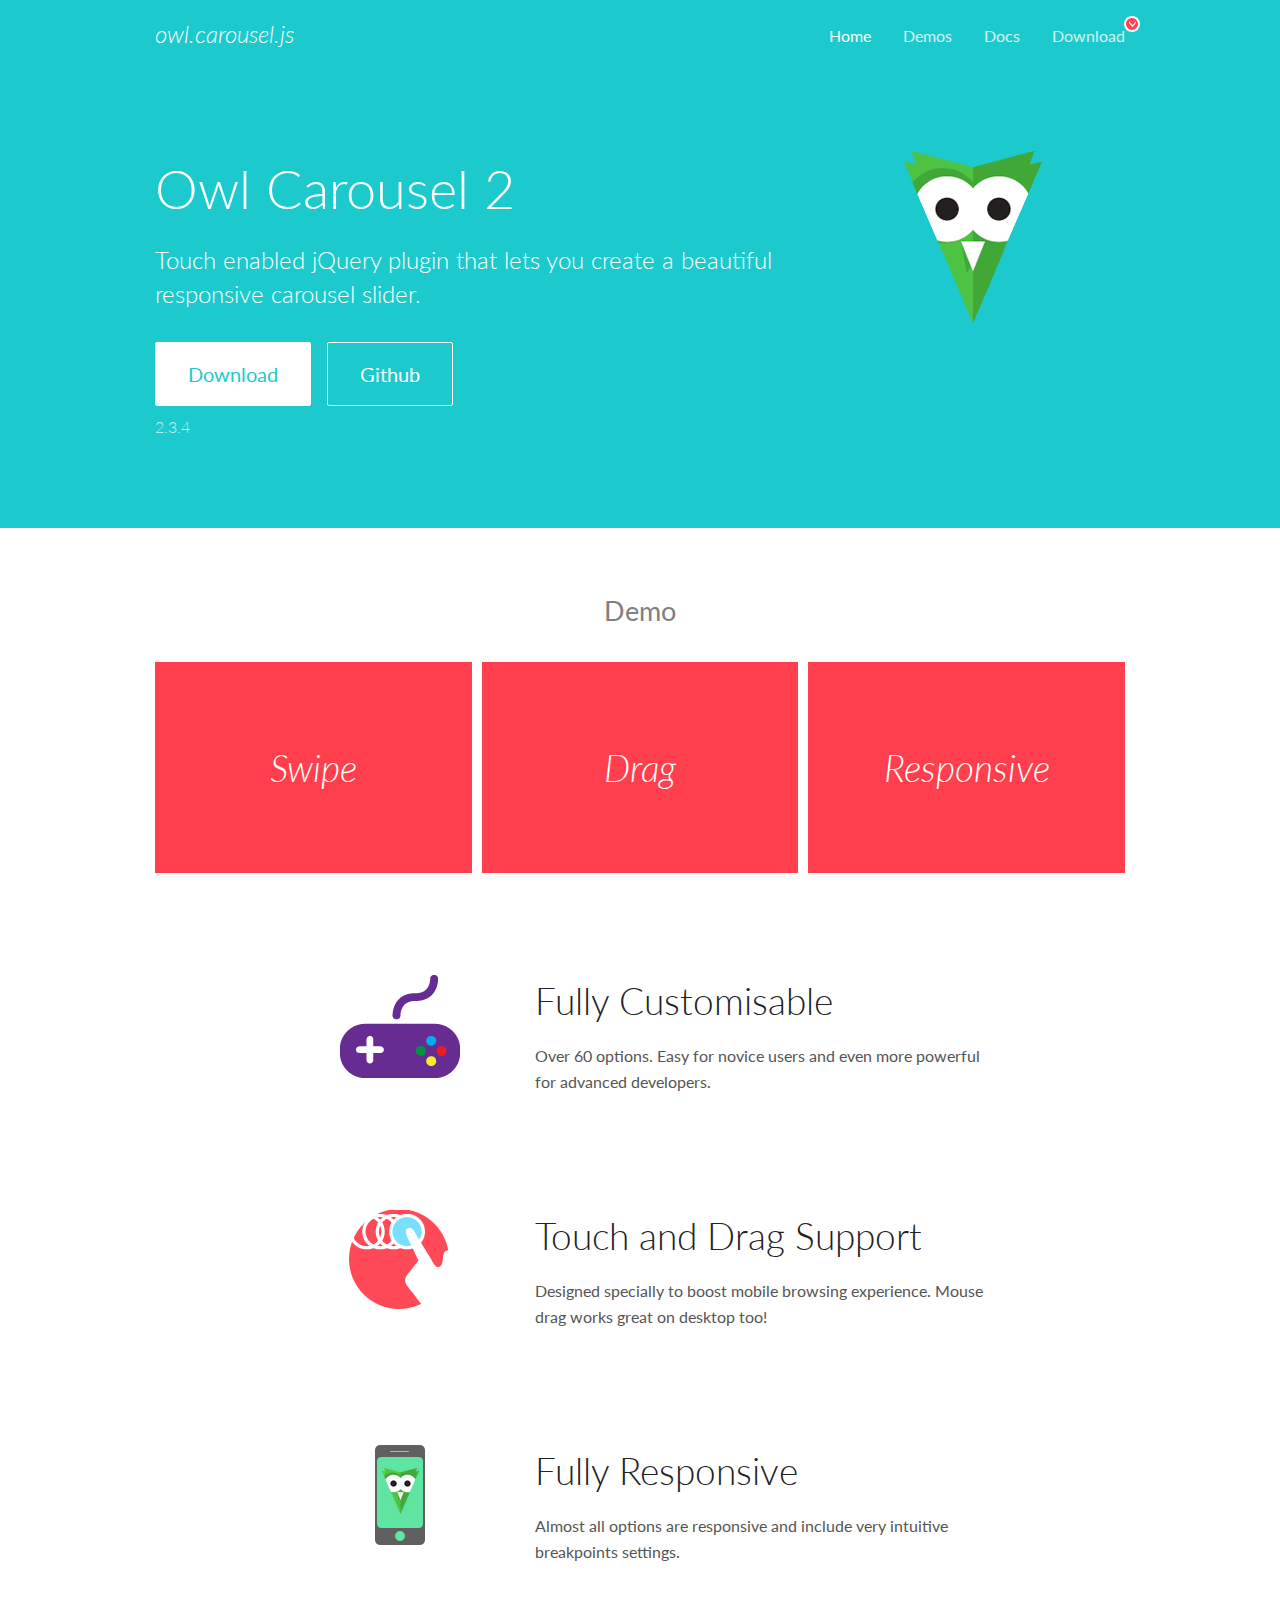
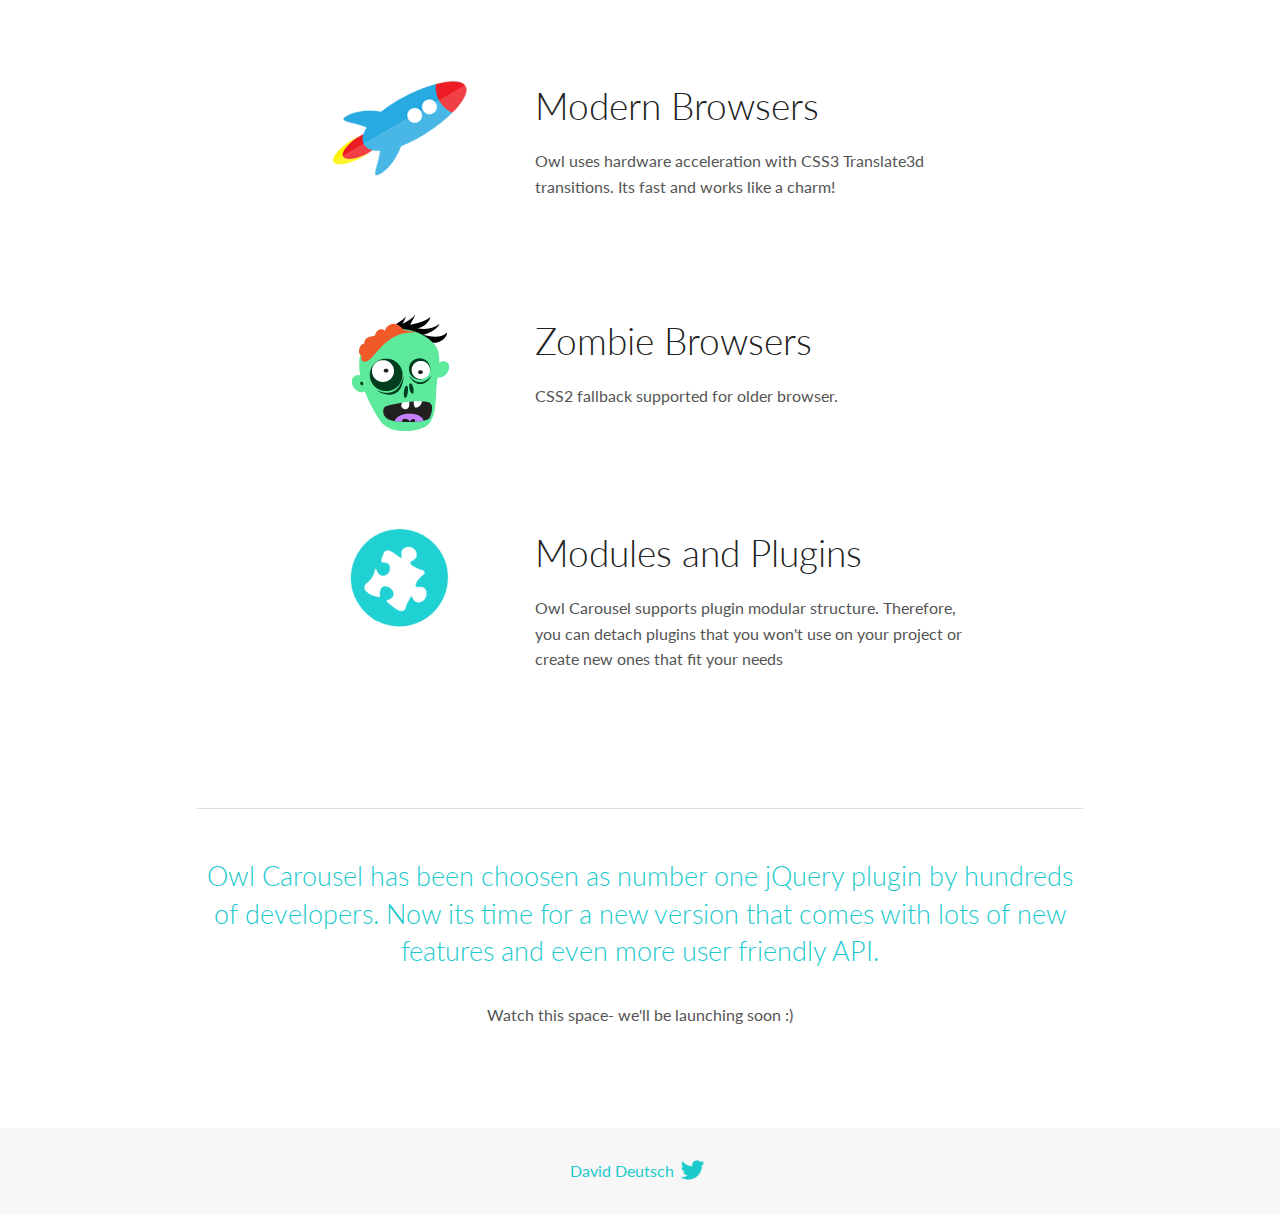
<file: Client/OwlCarousel2-2.3.4/docs/index.html>
<!DOCTYPE html>
<html lang="en">
  <head>

    <!-- head -->
    <meta charset="utf-8">
    <meta name="msapplication-tap-highlight" content="no" />
    <meta name="viewport" content="width=device-width, initial-scale=1.0" />
    <meta name="description" content="Touch enabled jQuery plugin that lets you create beautiful responsive carousel slider.">
    <meta name="author" content="David Deutsch">
    <title>
      Home | Owl Carousel | 2.3.4
    </title>

    <!-- Stylesheets -->
    <link href='https://fonts.googleapis.com/css?family=Lato:300,400,700,400italic,300italic' rel='stylesheet' type='text/css'>
    <link rel="stylesheet" href="assets/css/docs.theme.min.css">

    <!-- Owl Stylesheets -->
    <link rel="stylesheet" href="assets/owlcarousel/assets/owl.carousel.min.css">
    <link rel="stylesheet" href="assets/owlcarousel/assets/owl.theme.default.min.css">

    <!-- HTML5 shim and Respond.js IE8 support of HTML5 elements and media queries -->

    <!--[if lt IE 9]>
      <script src="https://oss.maxcdn.com/libs/html5shiv/3.7.0/html5shiv.js"></script>
      <script src="https://oss.maxcdn.com/libs/respond.js/1.3.0/respond.min.js"></script>
    <![endif]-->

    <!-- Favicons -->
    <link rel="apple-touch-icon-precomposed" sizes="144x144" href="assets/ico/apple-touch-icon-144-precomposed.png">
    <link rel="shortcut icon" href="assets/ico/favicon.png">
    <link rel="shortcut icon" href="favicon.ico">

    <!-- Yeah i know js should not be in header. Its required for demos.-->

    <!-- javascript -->
    <script src="assets/vendors/jquery.min.js"></script>
    <script src="assets/owlcarousel/owl.carousel.js"></script>
  </head>
  <body>

    <!-- header -->
    <header class="header">
      <div class="row">
        <div class="large-12 columns">
          <div class="brand left">
            <h3>
              <a href="/OwlCarousel2/">owl.carousel.js</a> 
            </h3>
          </div>
          <a id="toggle-nav" class="right">
            <span></span> <span></span> <span></span> 
          </a> 
          <div class="nav-bar">
            <ul class="clearfix">
              <li class="active">
                <a href="/OwlCarousel2/index.html">Home</a> 
              </li>
              <li> <a href="/OwlCarousel2/demos/demos.html">Demos</a>  </li>
              <li> <a href="/OwlCarousel2/docs/started-welcome.html">Docs</a>  </li>
              <li>
                <a href="https://github.com/OwlCarousel2/OwlCarousel2/archive/2.3.4.zip">Download</a> 
                <span class="download"></span> 
              </li>
            </ul>
          </div>
        </div>
      </div>
    </header>

    <!-- home panel -->
    <section id="hero">
      <div class="row">
        <div class="large-8 medium-8 columns">
          <h1>Owl Carousel 2</h1>
          <h4>Touch enabled jQuery plugin that lets you create a beautiful responsive carousel slider.</h4>
          <a href="https://github.com/OwlCarousel2/OwlCarousel2/archive/2.3.4.zip" class="hero-button">Download</a> 
          <a href="https://github.com/OwlCarousel2/OwlCarousel2" class="hero-button outline">Github</a> 
          <p>2.3.4</p>
        </div>
        <div class="large-4 medium-4 columns">
          <img class="owl-logo" src="assets/img/owl-logo.png" alt="mr. Owl">
        </div>
      </div>
    </section>

    <!-- body -->
    <div class="home-demo">
      <div class="row">
        <div class="large-12 columns">
          <h3>Demo</h3>
          <div class="owl-carousel">
            <div class="item">
              <h2>Swipe</h2>
            </div>
            <div class="item">
              <h2>Drag</h2>
            </div>
            <div class="item">
              <h2>Responsive</h2>
            </div>
            <div class="item">
              <h2>CSS3</h2>
            </div>
            <div class="item">
              <h2>Fast</h2>
            </div>
            <div class="item">
              <h2>Easy</h2>
            </div>
            <div class="item">
              <h2>Free</h2>
            </div>
            <div class="item">
              <h2>Upgradable</h2>
            </div>
            <div class="item">
              <h2>Tons of options</h2>
            </div>
            <div class="item">
              <h2>Infinity</h2>
            </div>
            <div class="item">
              <h2>Auto Width</h2>
            </div>
          </div>
        </div>
      </div>
    </div>
    <script>
      var owl = $('.owl-carousel');
      owl.owlCarousel({
        margin: 10,
        loop: true,
        responsive: {
          0: {
            items: 1
          },
          600: {
            items: 2
          },
          1000: {
            items: 3
          }
        }
      })
    </script>

    <!-- features -->
    <div id="features">
      <div class="row">
        <div class="small-12 medium-9 small-centered columns">
          <section class="row feature">
            <div class="medium-4 small-12 columns">
              <img src="assets/img/feature-options.png" alt="">
            </div>
            <div class="medium-8 small-12 columns">
              <h2>Fully Customisable</h2>
              <p>Over 60 options. Easy for novice users and even more powerful for advanced developers.</p>
            </div>
          </section>
          <section class="row feature">
            <div class="medium-4 small-12 columns">
              <img src="assets/img/feature-drag.png" alt="">
            </div>
            <div class="medium-8 small-12 columns">
              <h2>Touch and Drag Support</h2>
              <p>Designed specially to boost mobile browsing experience. Mouse drag works great on desktop too!</p>
            </div>
          </section>
          <section class="row feature">
            <div class="medium-4 small-12 columns">
              <img src="assets/img/feature-responsive.png" alt="">
            </div>
            <div class="medium-8 small-12 columns">
              <h2>Fully Responsive</h2>
              <p>Almost all options are responsive and include very intuitive breakpoints settings.</p>
            </div>
          </section>
          <section class="row feature">
            <div class="medium-4 small-12 columns">
              <img src="assets/img/feature-modern.png" alt="">
            </div>
            <div class="medium-8 small-12 columns">
              <h2>Modern Browsers</h2>
              <p>Owl uses hardware acceleration with CSS3 Translate3d transitions. Its fast and works like a charm! </p>
            </div>
          </section>
          <section class="row feature">
            <div class="medium-4 small-12 columns">
              <img src="assets/img/feature-zombie.png" alt="">
            </div>
            <div class="medium-8 small-12 columns">
              <h2>Zombie Browsers</h2>
              <p>CSS2 fallback supported for older browser.</p>
            </div>
          </section>
          <section class="row feature">
            <div class="medium-4 small-12 columns">
              <img src="assets/img/feature-module.png" alt="">
            </div>
            <div class="medium-8 small-12 columns">
              <h2>Modules and Plugins</h2>
              <p>Owl Carousel supports plugin modular structure. Therefore, you can detach plugins that you won&#x27;t use on your project or create new ones that fit your needs</p>
            </div>
          </section>
        </div>
      </div>
    </div>

    <!-- footer -->
    <section id="teaser-text">
      <div class="row">
        <div class="small-12 medium-11 small-centered columns">
          <hr>
          <h3 id="owl-carousel-has-been-choosen-as-number-one-jquery-plugin-by-hundreds-of-developers-now-its-time-for-a-new-version-that-comes-with-lots-of-new-features-and-even-more-user-friendly-api-">Owl Carousel has been choosen as number one jQuery plugin by hundreds of developers. Now its time for a new version that comes with lots of new features and even more user friendly API.</h3>
          <p>Watch this space- we&#39;ll be launching soon :)</p>
        </div>
      </div>
    </section>

    <!-- footer -->
    <footer class="footer">
      <div class="row">
        <div class="large-12 columns">
          <h5>
            <a href="/OwlCarousel2/docs/support-contact.html">David Deutsch</a> 
            <a id="custom-tweet-button" href="https://twitter.com/share?url=https://github.com/OwlCarousel2/OwlCarousel2&text=Owl Carousel - This is so awesome! " target="_blank"></a> 
          </h5>
        </div>
      </div>
    </footer>

    <!-- vendors -->
    <script src="assets/vendors/highlight.js"></script>
    <script src="assets/js/app.js"></script>
  </body>
</html>
</file>
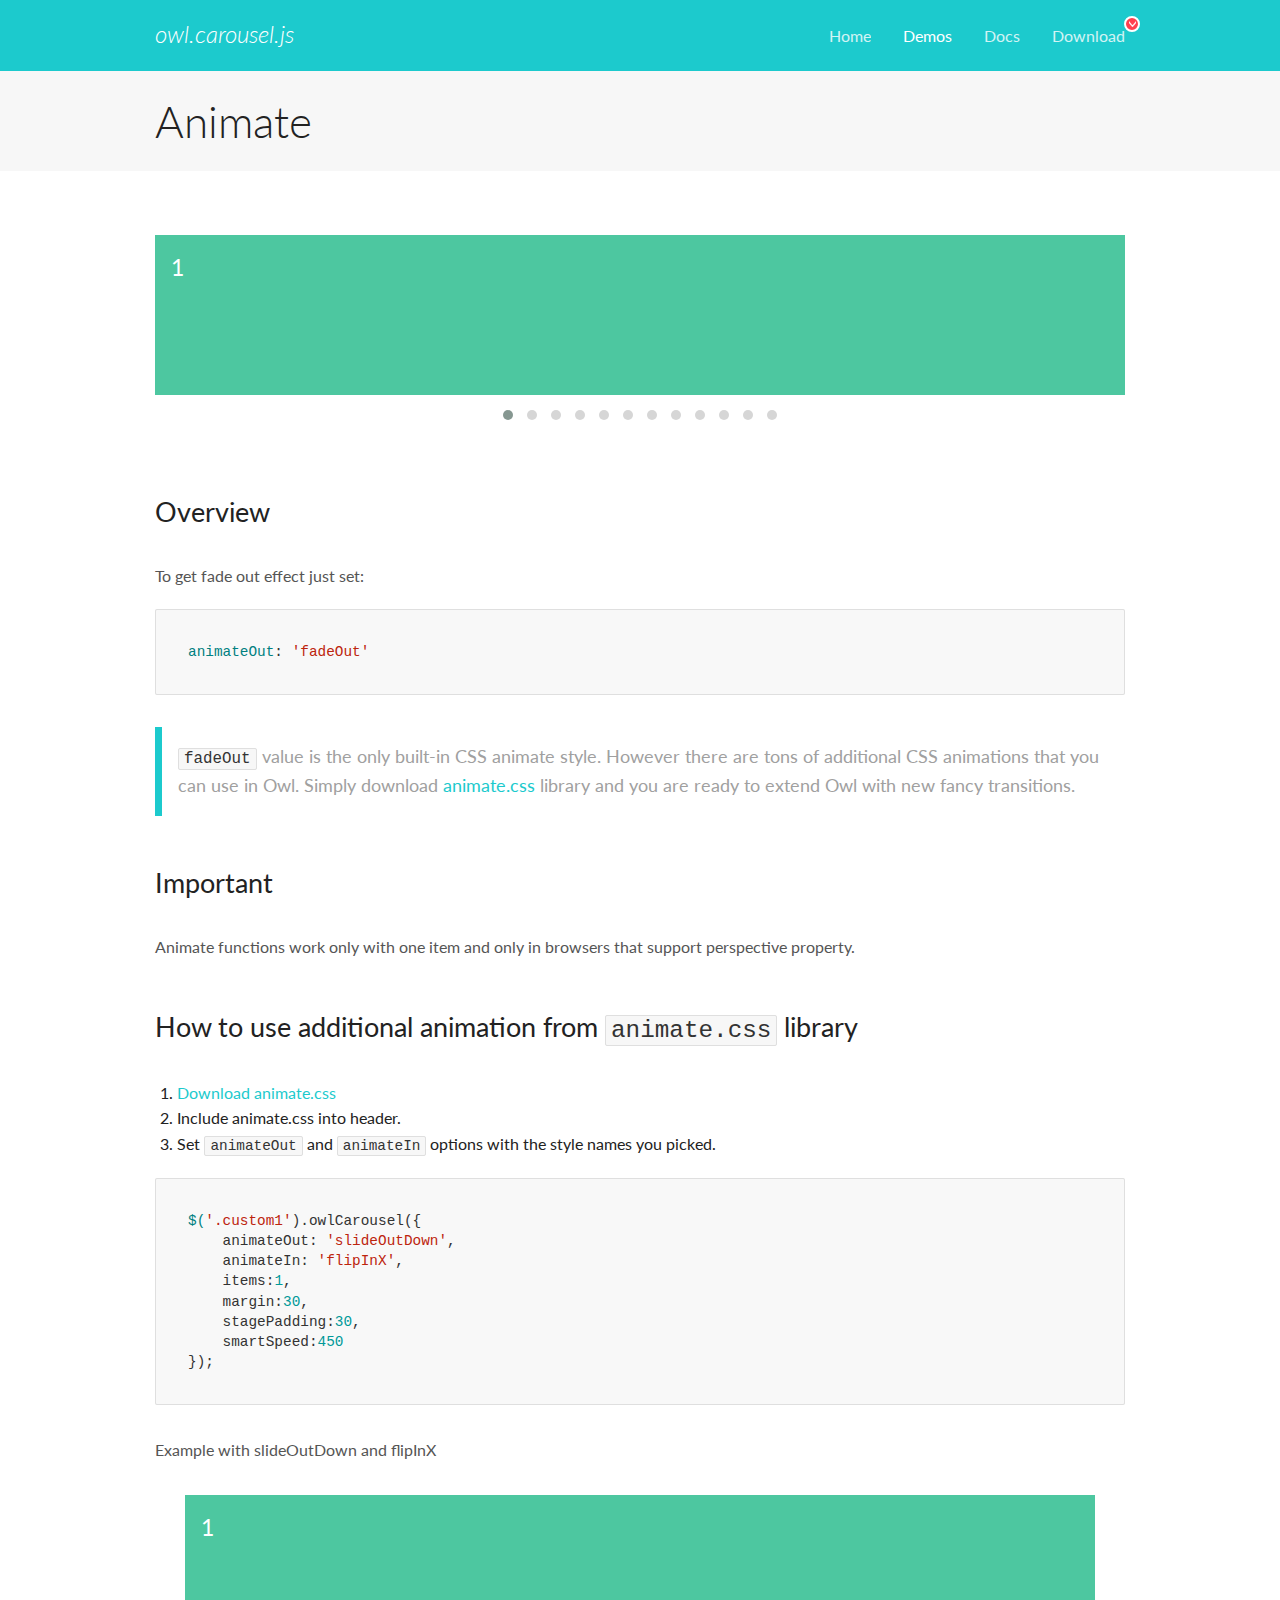
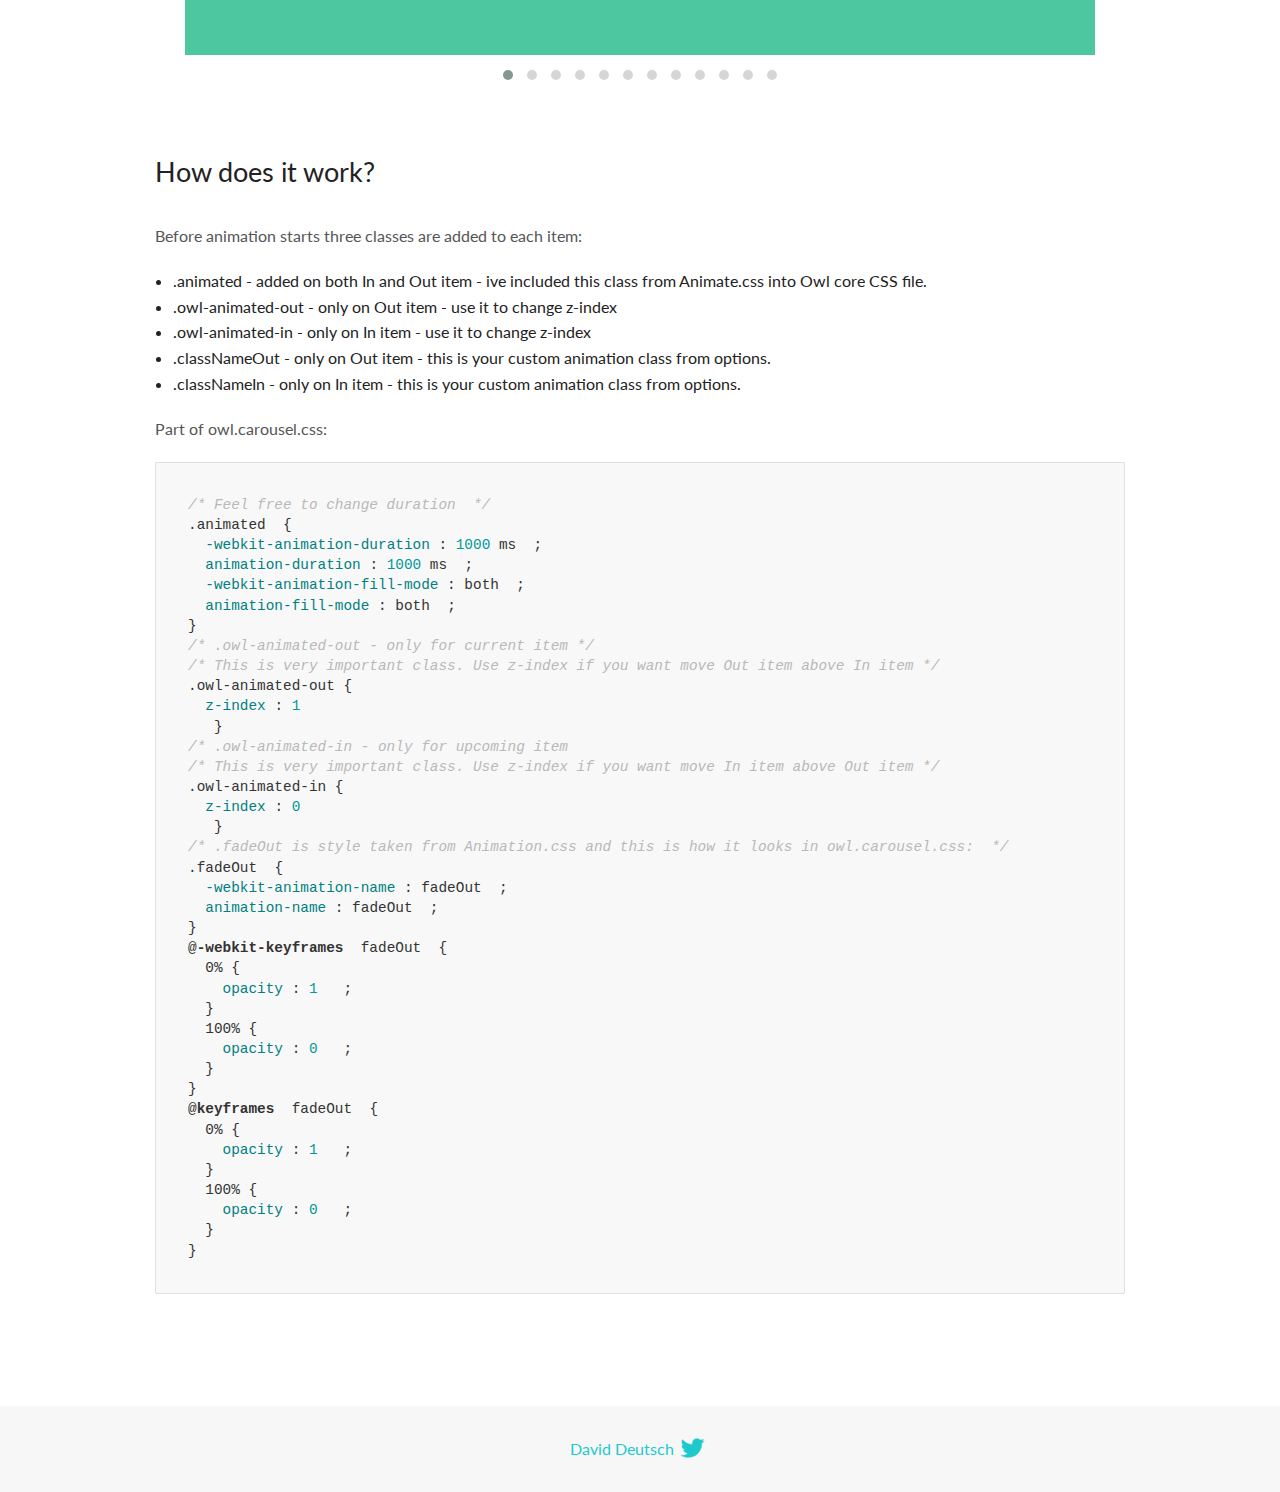
<file: Client/OwlCarousel2-2.3.4/docs/demos/animate.html>
<!DOCTYPE html>
<html lang="en">
  <head>

    <!-- head -->
    <meta charset="utf-8">
    <meta name="msapplication-tap-highlight" content="no" />
    <meta name="viewport" content="width=device-width, initial-scale=1.0" />
    <meta name="description" content="Animate carousel">
    <meta name="author" content="David Deutsch">
    <title>
      Animate Demo | Owl Carousel | 2.3.4
    </title>

    <!-- Stylesheets -->
    <link href='https://fonts.googleapis.com/css?family=Lato:300,400,700,400italic,300italic' rel='stylesheet' type='text/css'>
    <link rel="stylesheet" href="../assets/css/docs.theme.min.css">

    <!-- Owl Stylesheets -->
    <link rel="stylesheet" href="../assets/owlcarousel/assets/owl.carousel.min.css">
    <link rel="stylesheet" href="../assets/owlcarousel/assets/owl.theme.default.min.css">

    <!-- HTML5 shim and Respond.js IE8 support of HTML5 elements and media queries -->

    <!--[if lt IE 9]>
      <script src="https://oss.maxcdn.com/libs/html5shiv/3.7.0/html5shiv.js"></script>
      <script src="https://oss.maxcdn.com/libs/respond.js/1.3.0/respond.min.js"></script>
    <![endif]-->

    <!-- Favicons -->
    <link rel="apple-touch-icon-precomposed" sizes="144x144" href="../assets/ico/apple-touch-icon-144-precomposed.png">
    <link rel="shortcut icon" href="../assets/ico/favicon.png">
    <link rel="shortcut icon" href="favicon.ico">

    <!-- Yeah i know js should not be in header. Its required for demos.-->

    <!-- javascript -->
    <script src="../assets/vendors/jquery.min.js"></script>
    <script src="../assets/owlcarousel/owl.carousel.js"></script>
  </head>
  <body>

    <!-- header -->
    <header class="header">
      <div class="row">
        <div class="large-12 columns">
          <div class="brand left">
            <h3>
              <a href="/OwlCarousel2/">owl.carousel.js</a> 
            </h3>
          </div>
          <a id="toggle-nav" class="right">
            <span></span> <span></span> <span></span> 
          </a> 
          <div class="nav-bar">
            <ul class="clearfix">
              <li> <a href="/OwlCarousel2/index.html">Home</a>  </li>
              <li class="active">
                <a href="/OwlCarousel2/demos/demos.html">Demos</a> 
              </li>
              <li> <a href="/OwlCarousel2/docs/started-welcome.html">Docs</a>  </li>
              <li>
                <a href="https://github.com/OwlCarousel2/OwlCarousel2/archive/2.3.4.zip">Download</a> 
                <span class="download"></span> 
              </li>
            </ul>
          </div>
        </div>
      </div>
    </header>

    <!-- title -->
    <section class="title">
      <div class="row">
        <div class="large-12 columns">
          <h1>Animate</h1>
        </div>
      </div>
    </section>

    <!--  Demos -->
    <section id="demos">
      <div class="row">
        <div class="large-12 columns">
          <div class="fadeOut owl-carousel owl-theme">
            <div class="item">
              <h4>1</h4>
            </div>
            <div class="item">
              <h4>2</h4>
            </div>
            <div class="item">
              <h4>3</h4>
            </div>
            <div class="item">
              <h4>4</h4>
            </div>
            <div class="item">
              <h4>5</h4>
            </div>
            <div class="item">
              <h4>6</h4>
            </div>
            <div class="item">
              <h4>7</h4>
            </div>
            <div class="item">
              <h4>8</h4>
            </div>
            <div class="item">
              <h4>9</h4>
            </div>
            <div class="item">
              <h4>10</h4>
            </div>
            <div class="item">
              <h4>11</h4>
            </div>
            <div class="item">
              <h4>12</h4>
            </div>
          </div>
          <h3 id="overview">Overview</h3>
          <p>To get fade out effect just set:</p>
          <pre><code>animateOut: &#39;fadeOut&#39;</code></pre>
          <blockquote>
            <p><code>fadeOut</code> value is the only built-in CSS animate style. However there are tons of additional CSS animations that you can use in Owl. Simply download
              <a href="https://daneden.github.io/animate.css/">animate.css</a>  library and you are ready to extend Owl with new fancy transitions.</p>
          </blockquote>
          <h3 id="important">Important</h3>
          <p>Animate functions work only with one item and only in browsers that support perspective property.</p>
          <h3 id="how-to-use-additional-animation-from-animate-css-library">How to use additional animation from <code>animate.css</code> library</h3>
          <ol>
            <li> <a href="https://daneden.github.io/animate.css/">Download animate.css</a>  </li>
            <li>Include animate.css into header.</li>
            <li>Set <code>animateOut</code> and <code>animateIn</code> options with the style names you picked.</li>
          </ol>
          <pre><code>$(&#39;.custom1&#39;).owlCarousel({
    animateOut: &#39;slideOutDown&#39;,
    animateIn: &#39;flipInX&#39;,
    items:1,
    margin:30,
    stagePadding:30,
    smartSpeed:450
});</code></pre>
          <p>Example with slideOutDown and flipInX</p>
          <div class="custom1 owl-carousel owl-theme">
            <div class="item">
              <h4>1</h4>
            </div>
            <div class="item">
              <h4>2</h4>
            </div>
            <div class="item">
              <h4>3</h4>
            </div>
            <div class="item">
              <h4>4</h4>
            </div>
            <div class="item">
              <h4>5</h4>
            </div>
            <div class="item">
              <h4>6</h4>
            </div>
            <div class="item">
              <h4>7</h4>
            </div>
            <div class="item">
              <h4>8</h4>
            </div>
            <div class="item">
              <h4>9</h4>
            </div>
            <div class="item">
              <h4>10</h4>
            </div>
            <div class="item">
              <h4>11</h4>
            </div>
            <div class="item">
              <h4>12</h4>
            </div>
          </div>
          <h3 id="how-does-it-work-">How does it work?</h3>
          <p>Before animation starts three classes are added to each item:</p>
          <ul>
            <li>.animated - added on both In and Out item - ive included this class from Animate.css into Owl core CSS file.</li>
            <li>.owl-animated-out - only on Out item - use it to change z-index</li>
            <li>.owl-animated-in - only on In item - use it to change z-index</li>
            <li>.classNameOut - only on Out item - this is your custom animation class from options.</li>
            <li>.classNameIn - only on In item - this is your custom animation class from options.</li>
          </ul>
          <p>Part of owl.carousel.css:</p>
          <pre><code class="language-css"><span class="comment">/* Feel free to change duration  */</span> 
<span class="class">.animated</span>  <span class="rules">{
  <span class="rule"><span class="attribute">-webkit-animation-duration</span> :<span class="value"> <span class="number">1000</span> ms</span> </span> ;
  <span class="rule"><span class="attribute">animation-duration</span> :<span class="value"> <span class="number">1000</span> ms</span> </span> ;
  <span class="rule"><span class="attribute">-webkit-animation-fill-mode</span> :<span class="value"> both</span> </span> ;
  <span class="rule"><span class="attribute">animation-fill-mode</span> :<span class="value"> both</span> </span> ;
<span class="rule">}</span> </span> 
<span class="comment">/* .owl-animated-out - only for current item */</span> 
<span class="comment">/* This is very important class. Use z-index if you want move Out item above In item */</span> 
<span class="class">.owl-animated-out</span> <span class="rules">{
  <span class="rule"><span class="attribute">z-index</span> :<span class="value"> <span class="number">1</span> 
</span> </span> </span> }
<span class="comment">/* .owl-animated-in - only for upcoming item
/* This is very important class. Use z-index if you want move In item above Out item */</span> 
<span class="class">.owl-animated-in</span> <span class="rules">{
  <span class="rule"><span class="attribute">z-index</span> :<span class="value"> <span class="number">0</span> 
</span> </span> </span> }
<span class="comment">/* .fadeOut is style taken from Animation.css and this is how it looks in owl.carousel.css:  */</span> 
<span class="class">.fadeOut</span>  <span class="rules">{
  <span class="rule"><span class="attribute">-webkit-animation-name</span> :<span class="value"> fadeOut</span> </span> ;
  <span class="rule"><span class="attribute">animation-name</span> :<span class="value"> fadeOut</span> </span> ;
<span class="rule">}</span> </span> 
<span class="at_rule">@<span class="keyword">-webkit-keyframes</span>  fadeOut </span> {
  0% <span class="rules">{
    <span class="rule"><span class="attribute">opacity</span> :<span class="value"> <span class="number">1</span> </span> </span> ;
  <span class="rule">}</span> </span> 
  100% <span class="rules">{
    <span class="rule"><span class="attribute">opacity</span> :<span class="value"> <span class="number">0</span> </span> </span> ;
  <span class="rule">}</span> </span> 
}
<span class="at_rule">@<span class="keyword">keyframes</span>  fadeOut </span> {
  0% <span class="rules">{
    <span class="rule"><span class="attribute">opacity</span> :<span class="value"> <span class="number">1</span> </span> </span> ;
  <span class="rule">}</span> </span> 
  100% <span class="rules">{
    <span class="rule"><span class="attribute">opacity</span> :<span class="value"> <span class="number">0</span> </span> </span> ;
  <span class="rule">}</span> </span> 
}</code></pre>
          <link rel="stylesheet" href="../assets/css/animate.css">
          <script>
            jQuery(document).ready(function($) {
              $('.fadeOut').owlCarousel({
                items: 1,
                animateOut: 'fadeOut',
                loop: true,
                margin: 10,
              });
              $('.custom1').owlCarousel({
                animateOut: 'slideOutDown',
                animateIn: 'flipInX',
                items: 1,
                margin: 30,
                stagePadding: 30,
                smartSpeed: 450
              });
            });
          </script>
        </div>
      </div>
    </section>

    <!-- footer -->
    <footer class="footer">
      <div class="row">
        <div class="large-12 columns">
          <h5>
            <a href="/OwlCarousel2/docs/support-contact.html">David Deutsch</a> 
            <a id="custom-tweet-button" href="https://twitter.com/share?url=https://github.com/OwlCarousel2/OwlCarousel2&text=Owl Carousel - This is so awesome! " target="_blank"></a> 
          </h5>
        </div>
      </div>
    </footer>

    <!-- vendors -->
    <script src="../assets/vendors/highlight.js"></script>
    <script src="../assets/js/app.js"></script>
  </body>
</html>
</file>
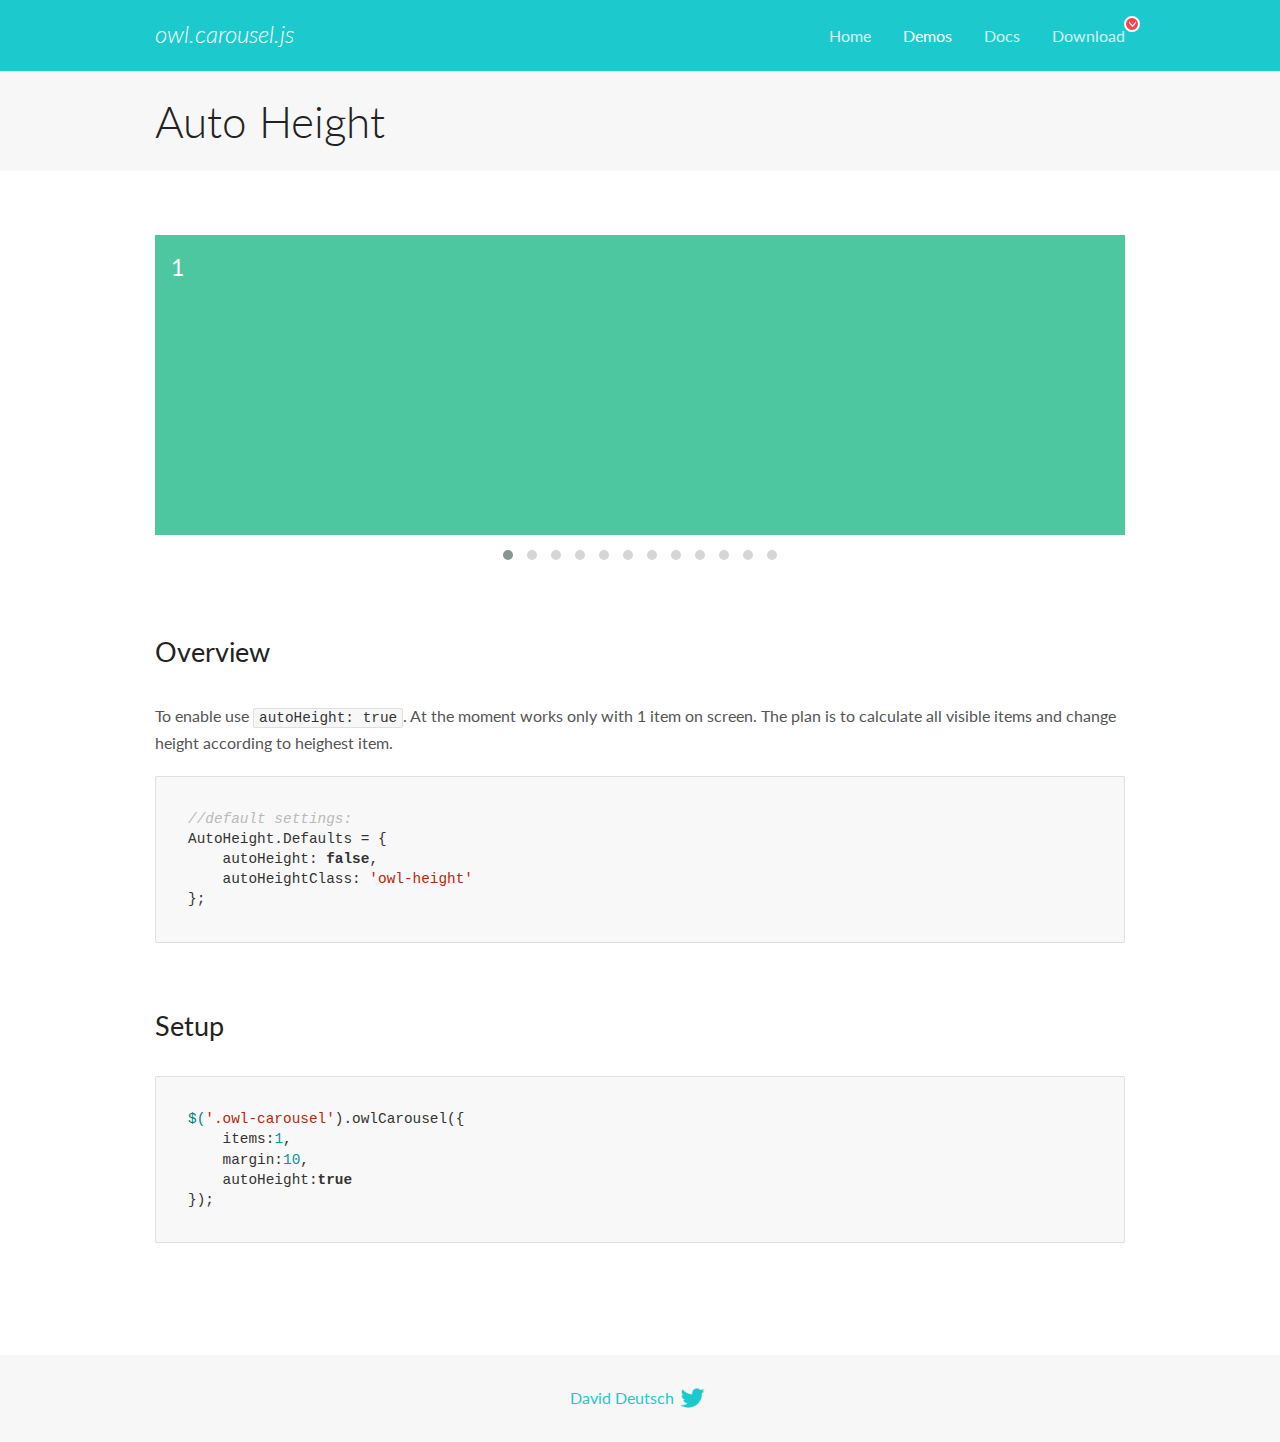
<file: Client/OwlCarousel2-2.3.4/docs/demos/autoheight.html>
<!DOCTYPE html>
<html lang="en">
  <head>

    <!-- head -->
    <meta charset="utf-8">
    <meta name="msapplication-tap-highlight" content="no" />
    <meta name="viewport" content="width=device-width, initial-scale=1.0" />
    <meta name="description" content="autoHeight usage demo">
    <meta name="author" content="David Deutsch">
    <title>
      Auto Height Demo | Owl Carousel | 2.3.4
    </title>

    <!-- Stylesheets -->
    <link href='https://fonts.googleapis.com/css?family=Lato:300,400,700,400italic,300italic' rel='stylesheet' type='text/css'>
    <link rel="stylesheet" href="../assets/css/docs.theme.min.css">

    <!-- Owl Stylesheets -->
    <link rel="stylesheet" href="../assets/owlcarousel/assets/owl.carousel.min.css">
    <link rel="stylesheet" href="../assets/owlcarousel/assets/owl.theme.default.min.css">

    <!-- HTML5 shim and Respond.js IE8 support of HTML5 elements and media queries -->

    <!--[if lt IE 9]>
      <script src="https://oss.maxcdn.com/libs/html5shiv/3.7.0/html5shiv.js"></script>
      <script src="https://oss.maxcdn.com/libs/respond.js/1.3.0/respond.min.js"></script>
    <![endif]-->

    <!-- Favicons -->
    <link rel="apple-touch-icon-precomposed" sizes="144x144" href="../assets/ico/apple-touch-icon-144-precomposed.png">
    <link rel="shortcut icon" href="../assets/ico/favicon.png">
    <link rel="shortcut icon" href="favicon.ico">

    <!-- Yeah i know js should not be in header. Its required for demos.-->

    <!-- javascript -->
    <script src="../assets/vendors/jquery.min.js"></script>
    <script src="../assets/owlcarousel/owl.carousel.js"></script>
  </head>
  <body>

    <!-- header -->
    <header class="header">
      <div class="row">
        <div class="large-12 columns">
          <div class="brand left">
            <h3>
              <a href="/OwlCarousel2/">owl.carousel.js</a> 
            </h3>
          </div>
          <a id="toggle-nav" class="right">
            <span></span> <span></span> <span></span> 
          </a> 
          <div class="nav-bar">
            <ul class="clearfix">
              <li> <a href="/OwlCarousel2/index.html">Home</a>  </li>
              <li class="active">
                <a href="/OwlCarousel2/demos/demos.html">Demos</a> 
              </li>
              <li> <a href="/OwlCarousel2/docs/started-welcome.html">Docs</a>  </li>
              <li>
                <a href="https://github.com/OwlCarousel2/OwlCarousel2/archive/2.3.4.zip">Download</a> 
                <span class="download"></span> 
              </li>
            </ul>
          </div>
        </div>
      </div>
    </header>

    <!-- title -->
    <section class="title">
      <div class="row">
        <div class="large-12 columns">
          <h1>Auto Height</h1>
        </div>
      </div>
    </section>

    <!--  Demos -->
    <section id="demos">
      <div class="row">
        <div class="large-12 columns">
          <div class="owl-carousel owl-theme">
            <div class="item" style="height:300px">
              <h4>1</h4>
            </div>
            <div class="item" style="height:100px">
              <h4>2</h4>
            </div>
            <div class="item" style="height:500px">
              <h4>3</h4>
            </div>
            <div class="item" style="height:250px">
              <h4>4</h4>
            </div>
            <div class="item" style="height:400px">
              <h4>5</h4>
            </div>
            <div class="item" style="height:500px">
              <h4>6</h4>
            </div>
            <div class="item" style="height:600px">
              <h4>7</h4>
            </div>
            <div class="item" style="height:400px">
              <h4>8</h4>
            </div>
            <div class="item" style="height:300px">
              <h4>9</h4>
            </div>
            <div class="item" style="height:350px">
              <h4>10</h4>
            </div>
            <div class="item" style="height:200px">
              <h4>11</h4>
            </div>
            <div class="item" style="height:150px">
              <h4>12</h4>
            </div>
          </div>
          <h3 id="overview">Overview</h3>
          <p>To enable use <code>autoHeight: true</code>. At the moment works only with 1 item on screen. The plan is to calculate all visible items and change height according to heighest item.</p>
          <pre><code>//default settings:
AutoHeight.Defaults = {
    autoHeight: false,
    autoHeightClass: &#39;owl-height&#39;
};</code></pre>
          <h3 id="setup">Setup</h3>
          <pre><code>$(&#39;.owl-carousel&#39;).owlCarousel({
    items:1,
    margin:10,
    autoHeight:true
});</code></pre>
          <script>
            $(document).ready(function() {
              $('.owl-carousel').owlCarousel({
                items: 1,
                margin: 10,
                autoHeight: true
              });
            })
          </script>
        </div>
      </div>
    </section>

    <!-- footer -->
    <footer class="footer">
      <div class="row">
        <div class="large-12 columns">
          <h5>
            <a href="/OwlCarousel2/docs/support-contact.html">David Deutsch</a> 
            <a id="custom-tweet-button" href="https://twitter.com/share?url=https://github.com/OwlCarousel2/OwlCarousel2&text=Owl Carousel - This is so awesome! " target="_blank"></a> 
          </h5>
        </div>
      </div>
    </footer>

    <!-- vendors -->
    <script src="../assets/vendors/highlight.js"></script>
    <script src="../assets/js/app.js"></script>
  </body>
</html>
</file>
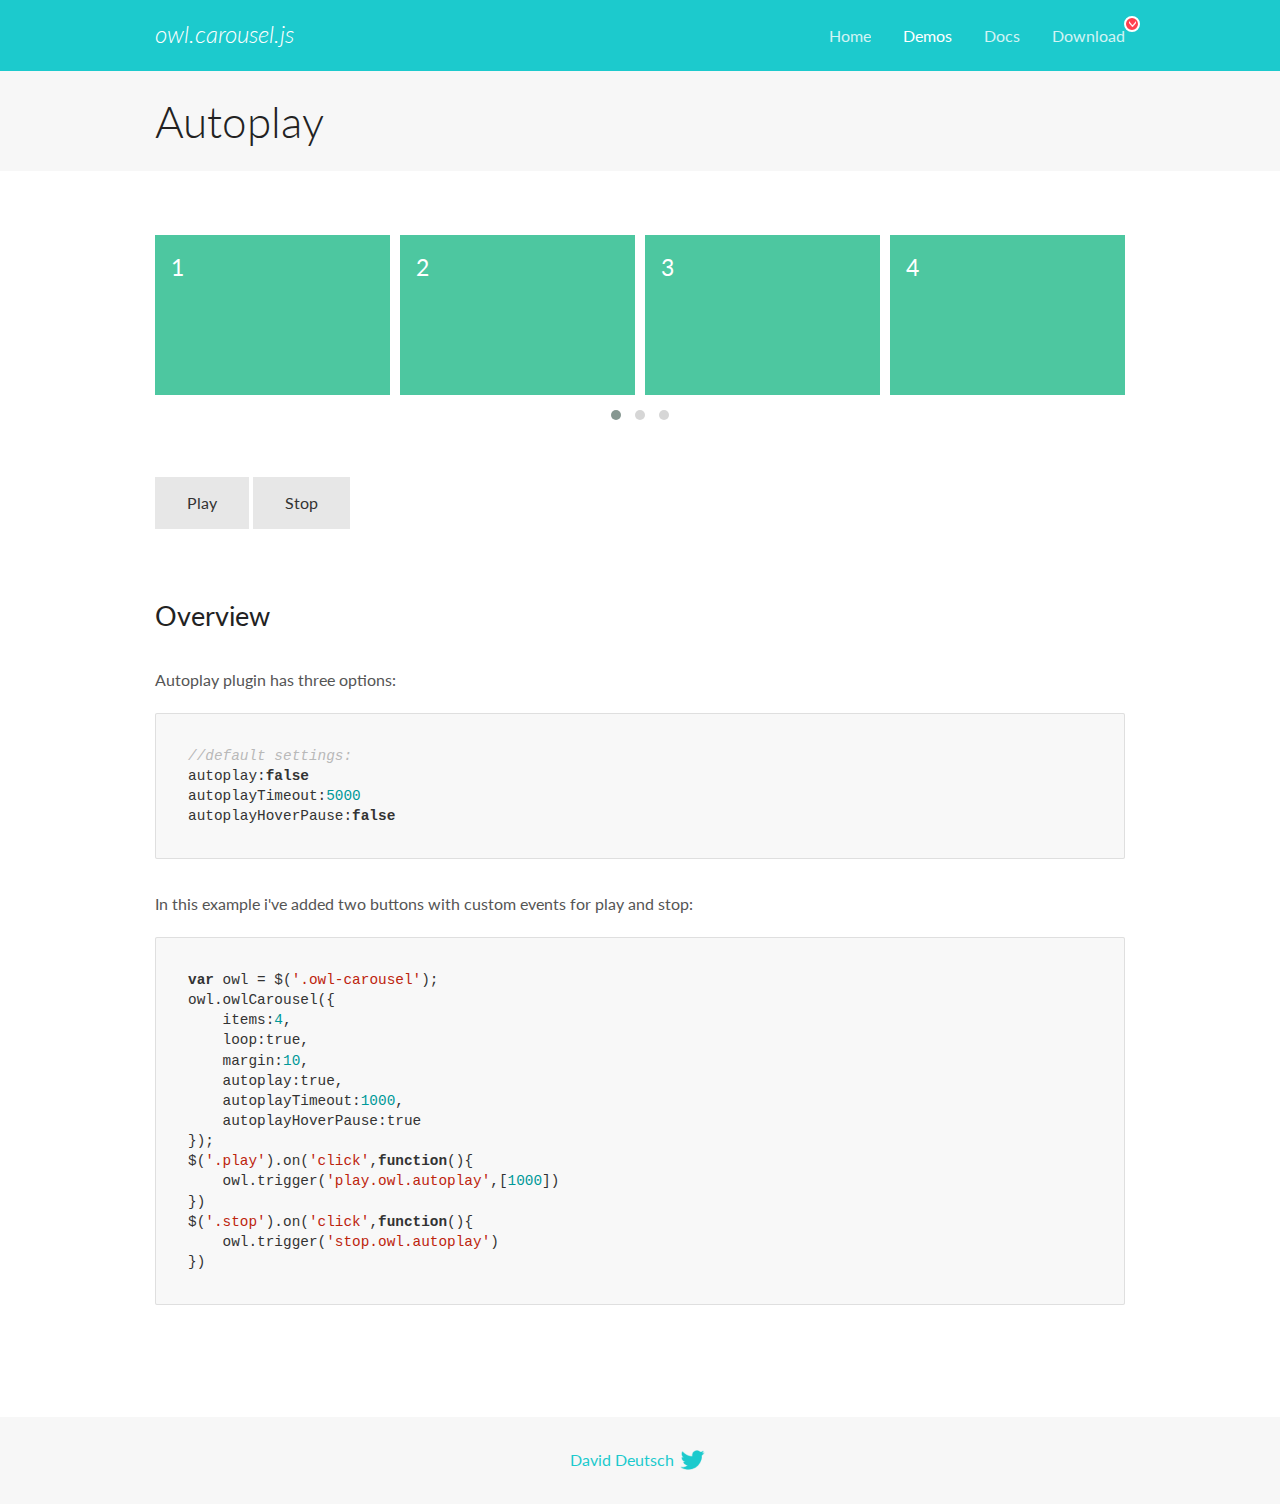
<file: Client/OwlCarousel2-2.3.4/docs/demos/autoplay.html>
<!DOCTYPE html>
<html lang="en">
  <head>

    <!-- head -->
    <meta charset="utf-8">
    <meta name="msapplication-tap-highlight" content="no" />
    <meta name="viewport" content="width=device-width, initial-scale=1.0" />
    <meta name="description" content="Autoplay usage demo">
    <meta name="author" content="David Deutsch">
    <title>
      Autoplay Demo | Owl Carousel | 2.3.4
    </title>

    <!-- Stylesheets -->
    <link href='https://fonts.googleapis.com/css?family=Lato:300,400,700,400italic,300italic' rel='stylesheet' type='text/css'>
    <link rel="stylesheet" href="../assets/css/docs.theme.min.css">

    <!-- Owl Stylesheets -->
    <link rel="stylesheet" href="../assets/owlcarousel/assets/owl.carousel.min.css">
    <link rel="stylesheet" href="../assets/owlcarousel/assets/owl.theme.default.min.css">

    <!-- HTML5 shim and Respond.js IE8 support of HTML5 elements and media queries -->

    <!--[if lt IE 9]>
      <script src="https://oss.maxcdn.com/libs/html5shiv/3.7.0/html5shiv.js"></script>
      <script src="https://oss.maxcdn.com/libs/respond.js/1.3.0/respond.min.js"></script>
    <![endif]-->

    <!-- Favicons -->
    <link rel="apple-touch-icon-precomposed" sizes="144x144" href="../assets/ico/apple-touch-icon-144-precomposed.png">
    <link rel="shortcut icon" href="../assets/ico/favicon.png">
    <link rel="shortcut icon" href="favicon.ico">

    <!-- Yeah i know js should not be in header. Its required for demos.-->

    <!-- javascript -->
    <script src="../assets/vendors/jquery.min.js"></script>
    <script src="../assets/owlcarousel/owl.carousel.js"></script>
  </head>
  <body>

    <!-- header -->
    <header class="header">
      <div class="row">
        <div class="large-12 columns">
          <div class="brand left">
            <h3>
              <a href="/OwlCarousel2/">owl.carousel.js</a> 
            </h3>
          </div>
          <a id="toggle-nav" class="right">
            <span></span> <span></span> <span></span> 
          </a> 
          <div class="nav-bar">
            <ul class="clearfix">
              <li> <a href="/OwlCarousel2/index.html">Home</a>  </li>
              <li class="active">
                <a href="/OwlCarousel2/demos/demos.html">Demos</a> 
              </li>
              <li> <a href="/OwlCarousel2/docs/started-welcome.html">Docs</a>  </li>
              <li>
                <a href="https://github.com/OwlCarousel2/OwlCarousel2/archive/2.3.4.zip">Download</a> 
                <span class="download"></span> 
              </li>
            </ul>
          </div>
        </div>
      </div>
    </header>

    <!-- title -->
    <section class="title">
      <div class="row">
        <div class="large-12 columns">
          <h1>Autoplay</h1>
        </div>
      </div>
    </section>

    <!--  Demos -->
    <section id="demos">
      <div class="row">
        <div class="large-12 columns">
          <div class="owl-carousel owl-theme">
            <div class="item">
              <h4>1</h4>
            </div>
            <div class="item">
              <h4>2</h4>
            </div>
            <div class="item">
              <h4>3</h4>
            </div>
            <div class="item">
              <h4>4</h4>
            </div>
            <div class="item">
              <h4>5</h4>
            </div>
            <div class="item">
              <h4>6</h4>
            </div>
            <div class="item">
              <h4>7</h4>
            </div>
            <div class="item">
              <h4>8</h4>
            </div>
            <div class="item">
              <h4>9</h4>
            </div>
            <div class="item">
              <h4>10</h4>
            </div>
            <div class="item">
              <h4>11</h4>
            </div>
            <div class="item">
              <h4>12</h4>
            </div>
          </div>
          <a class="button secondary play">Play</a> 
          <a class="button secondary stop">Stop</a> 
          <h3 id="overview">Overview</h3>
          <p>Autoplay plugin has three options:</p>
          <pre><code>//default settings:
autoplay:false
autoplayTimeout:5000
autoplayHoverPause:false</code></pre>
          <p>In this example i&#39;ve added two buttons with custom events for play and stop:</p>
          <pre><code>var owl = $(&#39;.owl-carousel&#39;);
owl.owlCarousel({
    items:4,
    loop:true,
    margin:10,
    autoplay:true,
    autoplayTimeout:1000,
    autoplayHoverPause:true
});
$(&#39;.play&#39;).on(&#39;click&#39;,function(){
    owl.trigger(&#39;play.owl.autoplay&#39;,[1000])
})
$(&#39;.stop&#39;).on(&#39;click&#39;,function(){
    owl.trigger(&#39;stop.owl.autoplay&#39;)
})</code></pre>
          <script>
            $(document).ready(function() {
              var owl = $('.owl-carousel');
              owl.owlCarousel({
                items: 4,
                loop: true,
                margin: 10,
                autoplay: true,
                autoplayTimeout: 1000,
                autoplayHoverPause: true
              });
              $('.play').on('click', function() {
                owl.trigger('play.owl.autoplay', [1000])
              })
              $('.stop').on('click', function() {
                owl.trigger('stop.owl.autoplay')
              })
            })
          </script>
        </div>
      </div>
    </section>

    <!-- footer -->
    <footer class="footer">
      <div class="row">
        <div class="large-12 columns">
          <h5>
            <a href="/OwlCarousel2/docs/support-contact.html">David Deutsch</a> 
            <a id="custom-tweet-button" href="https://twitter.com/share?url=https://github.com/OwlCarousel2/OwlCarousel2&text=Owl Carousel - This is so awesome! " target="_blank"></a> 
          </h5>
        </div>
      </div>
    </footer>

    <!-- vendors -->
    <script src="../assets/vendors/highlight.js"></script>
    <script src="../assets/js/app.js"></script>
  </body>
</html>
</file>
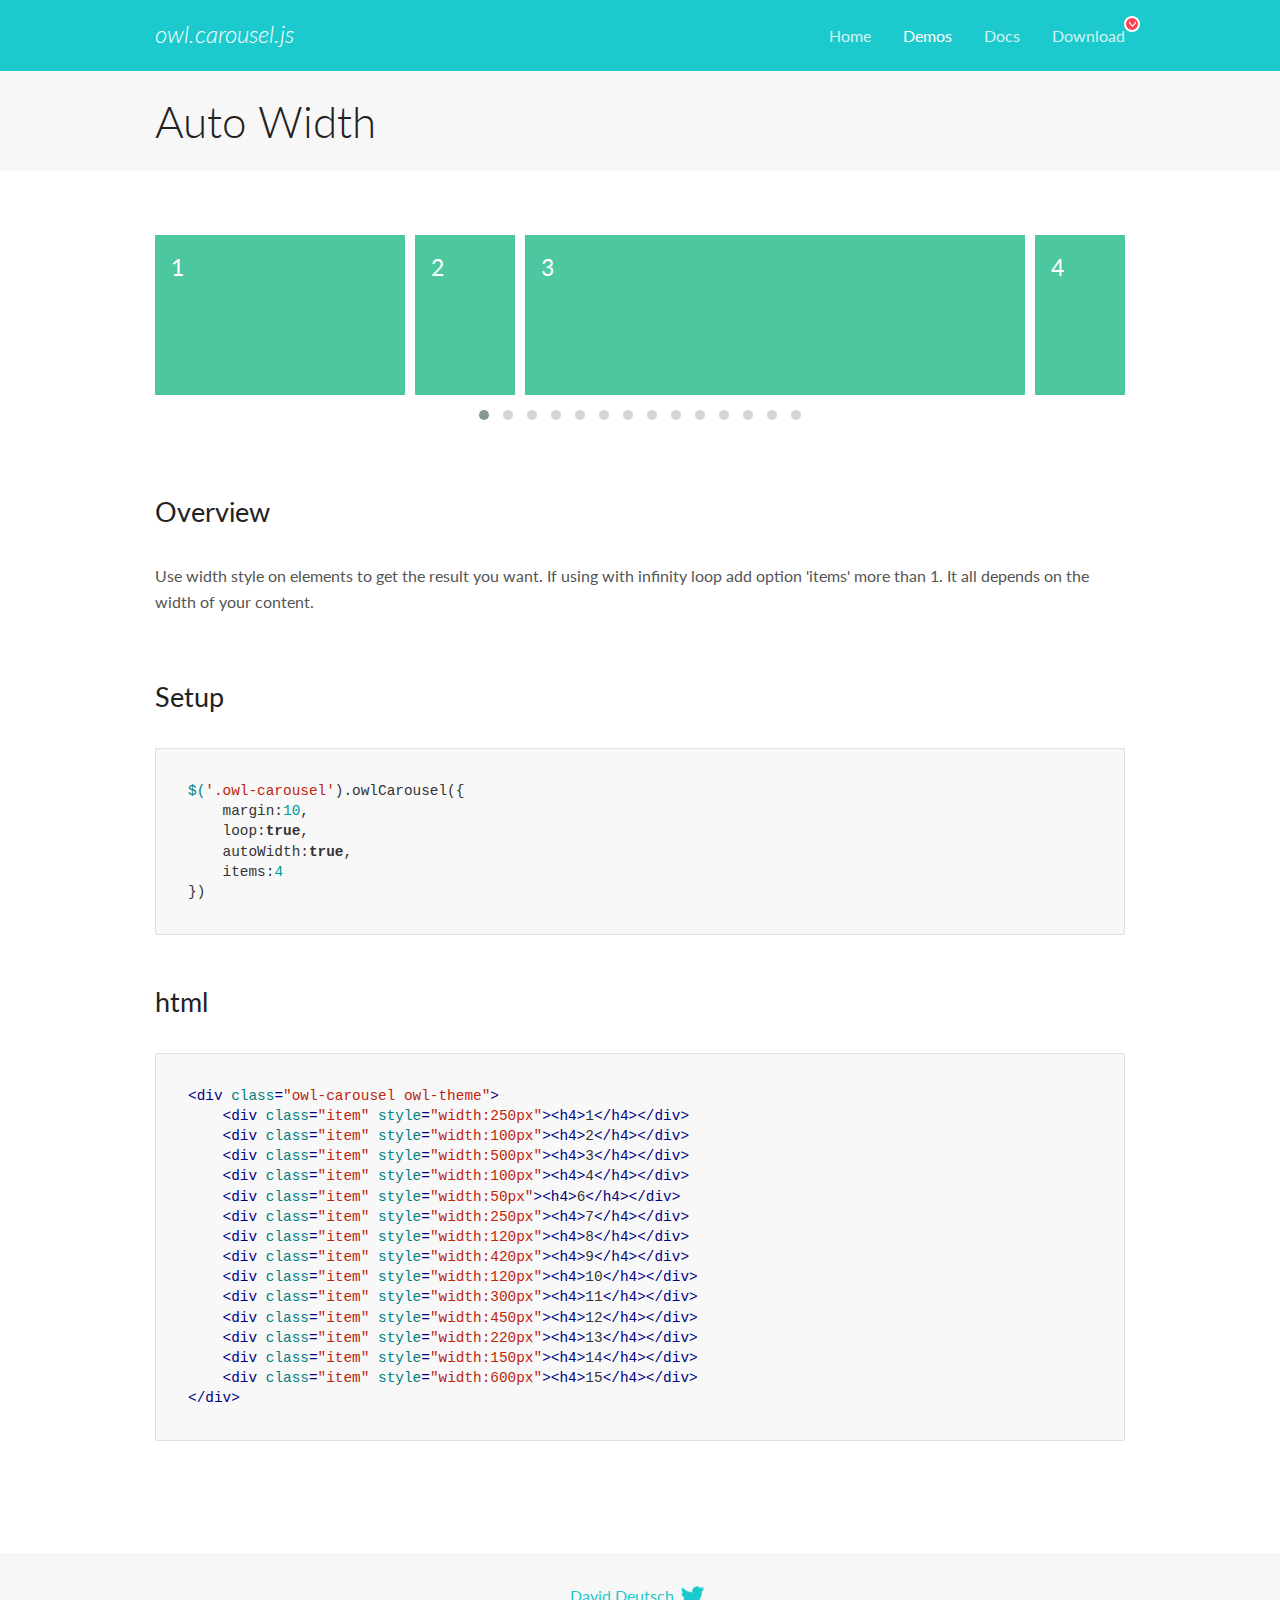
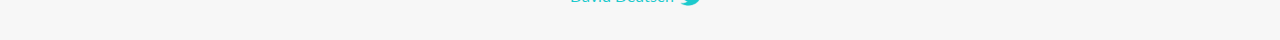
<file: Client/OwlCarousel2-2.3.4/docs/demos/autowidth.html>
<!DOCTYPE html>
<html lang="en">
  <head>

    <!-- head -->
    <meta charset="utf-8">
    <meta name="msapplication-tap-highlight" content="no" />
    <meta name="viewport" content="width=device-width, initial-scale=1.0" />
    <meta name="description" content="Auto Width">
    <meta name="author" content="David Deutsch">
    <title>
      Auto Width Demo | Owl Carousel | 2.3.4
    </title>

    <!-- Stylesheets -->
    <link href='https://fonts.googleapis.com/css?family=Lato:300,400,700,400italic,300italic' rel='stylesheet' type='text/css'>
    <link rel="stylesheet" href="../assets/css/docs.theme.min.css">

    <!-- Owl Stylesheets -->
    <link rel="stylesheet" href="../assets/owlcarousel/assets/owl.carousel.min.css">
    <link rel="stylesheet" href="../assets/owlcarousel/assets/owl.theme.default.min.css">

    <!-- HTML5 shim and Respond.js IE8 support of HTML5 elements and media queries -->

    <!--[if lt IE 9]>
      <script src="https://oss.maxcdn.com/libs/html5shiv/3.7.0/html5shiv.js"></script>
      <script src="https://oss.maxcdn.com/libs/respond.js/1.3.0/respond.min.js"></script>
    <![endif]-->

    <!-- Favicons -->
    <link rel="apple-touch-icon-precomposed" sizes="144x144" href="../assets/ico/apple-touch-icon-144-precomposed.png">
    <link rel="shortcut icon" href="../assets/ico/favicon.png">
    <link rel="shortcut icon" href="favicon.ico">

    <!-- Yeah i know js should not be in header. Its required for demos.-->

    <!-- javascript -->
    <script src="../assets/vendors/jquery.min.js"></script>
    <script src="../assets/owlcarousel/owl.carousel.js"></script>
  </head>
  <body>

    <!-- header -->
    <header class="header">
      <div class="row">
        <div class="large-12 columns">
          <div class="brand left">
            <h3>
              <a href="/OwlCarousel2/">owl.carousel.js</a> 
            </h3>
          </div>
          <a id="toggle-nav" class="right">
            <span></span> <span></span> <span></span> 
          </a> 
          <div class="nav-bar">
            <ul class="clearfix">
              <li> <a href="/OwlCarousel2/index.html">Home</a>  </li>
              <li class="active">
                <a href="/OwlCarousel2/demos/demos.html">Demos</a> 
              </li>
              <li> <a href="/OwlCarousel2/docs/started-welcome.html">Docs</a>  </li>
              <li>
                <a href="https://github.com/OwlCarousel2/OwlCarousel2/archive/2.3.4.zip">Download</a> 
                <span class="download"></span> 
              </li>
            </ul>
          </div>
        </div>
      </div>
    </header>

    <!-- title -->
    <section class="title">
      <div class="row">
        <div class="large-12 columns">
          <h1>Auto Width</h1>
        </div>
      </div>
    </section>

    <!--  Demos -->
    <section id="demos">
      <div class="row">
        <div class="large-12 columns">
          <div class="owl-carousel owl-theme">
            <div class="item" style="width:250px">
              <h4>1</h4>
            </div>
            <div class="item" style="width:100px">
              <h4>2</h4>
            </div>
            <div class="item" style="width:500px">
              <h4>3</h4>
            </div>
            <div class="item" style="width:100px">
              <h4>4</h4>
            </div>
            <div class="item" style="width:50px">
              <h4>6</h4>
            </div>
            <div class="item" style="width:250px">
              <h4>7</h4>
            </div>
            <div class="item" style="width:120px">
              <h4>8</h4>
            </div>
            <div class="item" style="width:420px">
              <h4>9</h4>
            </div>
            <div class="item" style="width:120px">
              <h4>10</h4>
            </div>
            <div class="item" style="width:300px">
              <h4>11</h4>
            </div>
            <div class="item" style="width:450px">
              <h4>12</h4>
            </div>
            <div class="item" style="width:220px">
              <h4>13</h4>
            </div>
            <div class="item" style="width:150px">
              <h4>14</h4>
            </div>
            <div class="item" style="width:600px">
              <h4>15</h4>
            </div>
          </div>
          <h3 id="overview">Overview</h3>
          <p>Use width style on elements to get the result you want. If using with infinity loop add option &#39;items&#39; more than 1. It all depends on the width of your content.</p>
          <h3 id="setup">Setup</h3>
          <pre><code>$(&#39;.owl-carousel&#39;).owlCarousel({
    margin:10,
    loop:true,
    autoWidth:true,
    items:4
})</code></pre>
          <h3 id="html">html</h3>
          <pre><code>&lt;div class=&quot;owl-carousel owl-theme&quot;&gt;
    &lt;div class=&quot;item&quot; style=&quot;width:250px&quot;&gt;&lt;h4&gt;1&lt;/h4&gt;&lt;/div&gt;
    &lt;div class=&quot;item&quot; style=&quot;width:100px&quot;&gt;&lt;h4&gt;2&lt;/h4&gt;&lt;/div&gt;
    &lt;div class=&quot;item&quot; style=&quot;width:500px&quot;&gt;&lt;h4&gt;3&lt;/h4&gt;&lt;/div&gt;
    &lt;div class=&quot;item&quot; style=&quot;width:100px&quot;&gt;&lt;h4&gt;4&lt;/h4&gt;&lt;/div&gt;
    &lt;div class=&quot;item&quot; style=&quot;width:50px&quot;&gt;&lt;h4&gt;6&lt;/h4&gt;&lt;/div&gt;
    &lt;div class=&quot;item&quot; style=&quot;width:250px&quot;&gt;&lt;h4&gt;7&lt;/h4&gt;&lt;/div&gt;
    &lt;div class=&quot;item&quot; style=&quot;width:120px&quot;&gt;&lt;h4&gt;8&lt;/h4&gt;&lt;/div&gt;
    &lt;div class=&quot;item&quot; style=&quot;width:420px&quot;&gt;&lt;h4&gt;9&lt;/h4&gt;&lt;/div&gt;
    &lt;div class=&quot;item&quot; style=&quot;width:120px&quot;&gt;&lt;h4&gt;10&lt;/h4&gt;&lt;/div&gt;
    &lt;div class=&quot;item&quot; style=&quot;width:300px&quot;&gt;&lt;h4&gt;11&lt;/h4&gt;&lt;/div&gt;
    &lt;div class=&quot;item&quot; style=&quot;width:450px&quot;&gt;&lt;h4&gt;12&lt;/h4&gt;&lt;/div&gt;
    &lt;div class=&quot;item&quot; style=&quot;width:220px&quot;&gt;&lt;h4&gt;13&lt;/h4&gt;&lt;/div&gt;
    &lt;div class=&quot;item&quot; style=&quot;width:150px&quot;&gt;&lt;h4&gt;14&lt;/h4&gt;&lt;/div&gt;
    &lt;div class=&quot;item&quot; style=&quot;width:600px&quot;&gt;&lt;h4&gt;15&lt;/h4&gt;&lt;/div&gt;
&lt;/div&gt;</code></pre>
          <script>
            $(document).ready(function() {
              $('.owl-carousel').owlCarousel({
                margin: 10,
                loop: true,
                autoWidth: true,
                items: 4
              })
            })
          </script>
        </div>
      </div>
    </section>

    <!-- footer -->
    <footer class="footer">
      <div class="row">
        <div class="large-12 columns">
          <h5>
            <a href="/OwlCarousel2/docs/support-contact.html">David Deutsch</a> 
            <a id="custom-tweet-button" href="https://twitter.com/share?url=https://github.com/OwlCarousel2/OwlCarousel2&text=Owl Carousel - This is so awesome! " target="_blank"></a> 
          </h5>
        </div>
      </div>
    </footer>

    <!-- vendors -->
    <script src="../assets/vendors/highlight.js"></script>
    <script src="../assets/js/app.js"></script>
  </body>
</html>
</file>
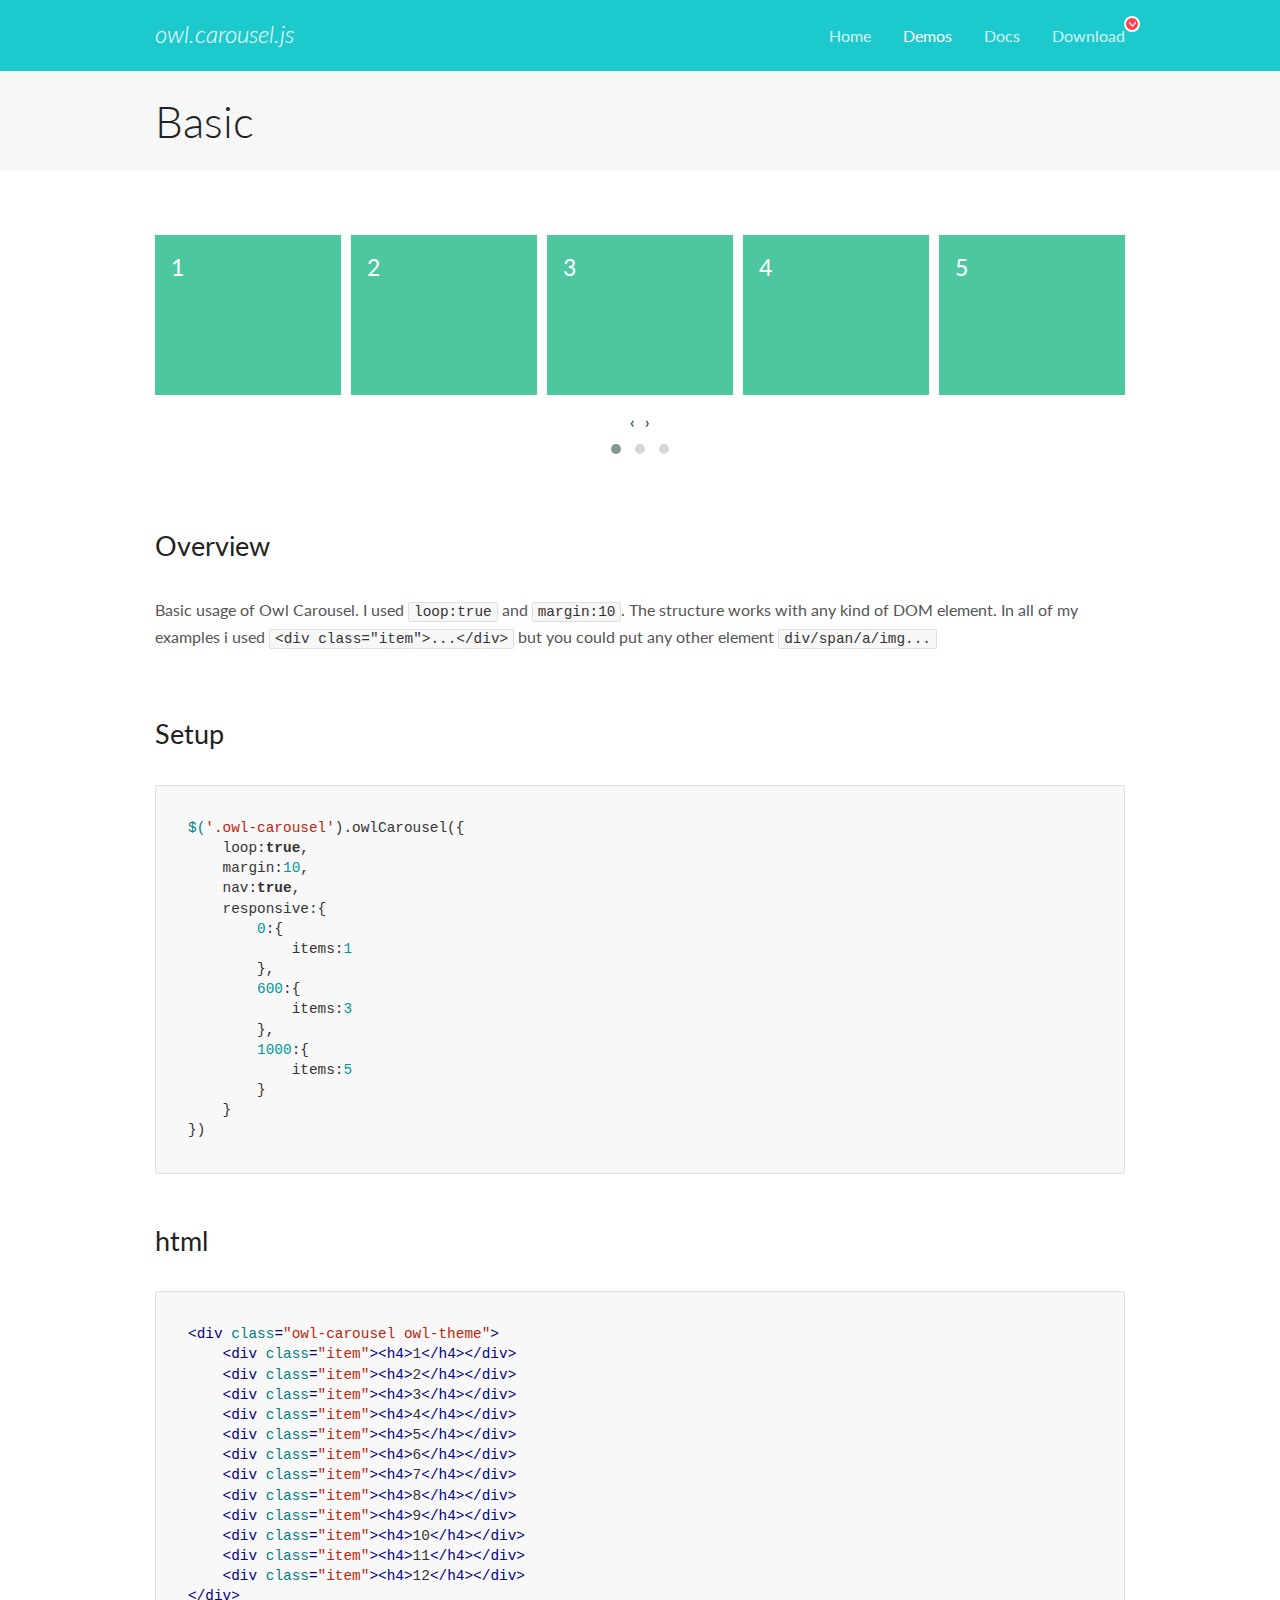
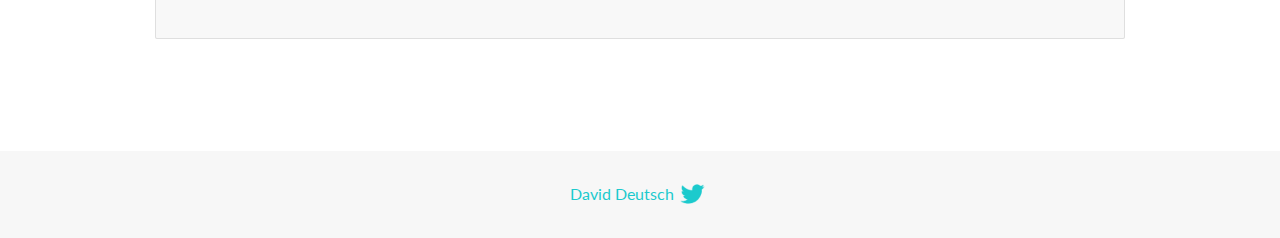
<file: Client/OwlCarousel2-2.3.4/docs/demos/basic.html>
<!DOCTYPE html>
<html lang="en">
  <head>

    <!-- head -->
    <meta charset="utf-8">
    <meta name="msapplication-tap-highlight" content="no" />
    <meta name="viewport" content="width=device-width, initial-scale=1.0" />
    <meta name="description" content="Basic usage demo">
    <meta name="author" content="David Deutsch">
    <title>
      Basic Demo | Owl Carousel | 2.3.4
    </title>

    <!-- Stylesheets -->
    <link href='https://fonts.googleapis.com/css?family=Lato:300,400,700,400italic,300italic' rel='stylesheet' type='text/css'>
    <link rel="stylesheet" href="../assets/css/docs.theme.min.css">

    <!-- Owl Stylesheets -->
    <link rel="stylesheet" href="../assets/owlcarousel/assets/owl.carousel.min.css">
    <link rel="stylesheet" href="../assets/owlcarousel/assets/owl.theme.default.min.css">

    <!-- HTML5 shim and Respond.js IE8 support of HTML5 elements and media queries -->

    <!--[if lt IE 9]>
      <script src="https://oss.maxcdn.com/libs/html5shiv/3.7.0/html5shiv.js"></script>
      <script src="https://oss.maxcdn.com/libs/respond.js/1.3.0/respond.min.js"></script>
    <![endif]-->

    <!-- Favicons -->
    <link rel="apple-touch-icon-precomposed" sizes="144x144" href="../assets/ico/apple-touch-icon-144-precomposed.png">
    <link rel="shortcut icon" href="../assets/ico/favicon.png">
    <link rel="shortcut icon" href="favicon.ico">

    <!-- Yeah i know js should not be in header. Its required for demos.-->

    <!-- javascript -->
    <script src="../assets/vendors/jquery.min.js"></script>
    <script src="../assets/owlcarousel/owl.carousel.js"></script>
  </head>
  <body>

    <!-- header -->
    <header class="header">
      <div class="row">
        <div class="large-12 columns">
          <div class="brand left">
            <h3>
              <a href="/OwlCarousel2/">owl.carousel.js</a> 
            </h3>
          </div>
          <a id="toggle-nav" class="right">
            <span></span> <span></span> <span></span> 
          </a> 
          <div class="nav-bar">
            <ul class="clearfix">
              <li> <a href="/OwlCarousel2/index.html">Home</a>  </li>
              <li class="active">
                <a href="/OwlCarousel2/demos/demos.html">Demos</a> 
              </li>
              <li> <a href="/OwlCarousel2/docs/started-welcome.html">Docs</a>  </li>
              <li>
                <a href="https://github.com/OwlCarousel2/OwlCarousel2/archive/2.3.4.zip">Download</a> 
                <span class="download"></span> 
              </li>
            </ul>
          </div>
        </div>
      </div>
    </header>

    <!-- title -->
    <section class="title">
      <div class="row">
        <div class="large-12 columns">
          <h1>Basic</h1>
        </div>
      </div>
    </section>

    <!--  Demos -->
    <section id="demos">
      <div class="row">
        <div class="large-12 columns">
          <div class="owl-carousel owl-theme">
            <div class="item">
              <h4>1</h4>
            </div>
            <div class="item">
              <h4>2</h4>
            </div>
            <div class="item">
              <h4>3</h4>
            </div>
            <div class="item">
              <h4>4</h4>
            </div>
            <div class="item">
              <h4>5</h4>
            </div>
            <div class="item">
              <h4>6</h4>
            </div>
            <div class="item">
              <h4>7</h4>
            </div>
            <div class="item">
              <h4>8</h4>
            </div>
            <div class="item">
              <h4>9</h4>
            </div>
            <div class="item">
              <h4>10</h4>
            </div>
            <div class="item">
              <h4>11</h4>
            </div>
            <div class="item">
              <h4>12</h4>
            </div>
          </div>
          <h3 id="overview">Overview</h3>
          <p>Basic usage of Owl Carousel. I used <code>loop:true</code> and <code>margin:10</code>. The structure works with any kind of DOM element. In all of my examples i used <code>&lt;div class=&quot;item&quot;&gt;...&lt;/div&gt;</code> but you could
            put any other element <code>div/span/a/img...</code></p>
          <h3 id="setup">Setup</h3>
          <pre><code>$(&#39;.owl-carousel&#39;).owlCarousel({
    loop:true,
    margin:10,
    nav:true,
    responsive:{
        0:{
            items:1
        },
        600:{
            items:3
        },
        1000:{
            items:5
        }
    }
})</code></pre>
          <h3 id="html">html</h3>
          <pre><code>&lt;div class=&quot;owl-carousel owl-theme&quot;&gt;
    &lt;div class=&quot;item&quot;&gt;&lt;h4&gt;1&lt;/h4&gt;&lt;/div&gt;
    &lt;div class=&quot;item&quot;&gt;&lt;h4&gt;2&lt;/h4&gt;&lt;/div&gt;
    &lt;div class=&quot;item&quot;&gt;&lt;h4&gt;3&lt;/h4&gt;&lt;/div&gt;
    &lt;div class=&quot;item&quot;&gt;&lt;h4&gt;4&lt;/h4&gt;&lt;/div&gt;
    &lt;div class=&quot;item&quot;&gt;&lt;h4&gt;5&lt;/h4&gt;&lt;/div&gt;
    &lt;div class=&quot;item&quot;&gt;&lt;h4&gt;6&lt;/h4&gt;&lt;/div&gt;
    &lt;div class=&quot;item&quot;&gt;&lt;h4&gt;7&lt;/h4&gt;&lt;/div&gt;
    &lt;div class=&quot;item&quot;&gt;&lt;h4&gt;8&lt;/h4&gt;&lt;/div&gt;
    &lt;div class=&quot;item&quot;&gt;&lt;h4&gt;9&lt;/h4&gt;&lt;/div&gt;
    &lt;div class=&quot;item&quot;&gt;&lt;h4&gt;10&lt;/h4&gt;&lt;/div&gt;
    &lt;div class=&quot;item&quot;&gt;&lt;h4&gt;11&lt;/h4&gt;&lt;/div&gt;
    &lt;div class=&quot;item&quot;&gt;&lt;h4&gt;12&lt;/h4&gt;&lt;/div&gt;
&lt;/div&gt;</code></pre>
          <script>
            $(document).ready(function() {
              var owl = $('.owl-carousel');
              owl.owlCarousel({
                margin: 10,
                nav: true,
                loop: true,
                responsive: {
                  0: {
                    items: 1
                  },
                  600: {
                    items: 3
                  },
                  1000: {
                    items: 5
                  }
                }
              })
            })
          </script>
        </div>
      </div>
    </section>

    <!-- footer -->
    <footer class="footer">
      <div class="row">
        <div class="large-12 columns">
          <h5>
            <a href="/OwlCarousel2/docs/support-contact.html">David Deutsch</a> 
            <a id="custom-tweet-button" href="https://twitter.com/share?url=https://github.com/OwlCarousel2/OwlCarousel2&text=Owl Carousel - This is so awesome! " target="_blank"></a> 
          </h5>
        </div>
      </div>
    </footer>

    <!-- vendors -->
    <script src="../assets/vendors/highlight.js"></script>
    <script src="../assets/js/app.js"></script>
  </body>
</html>
</file>
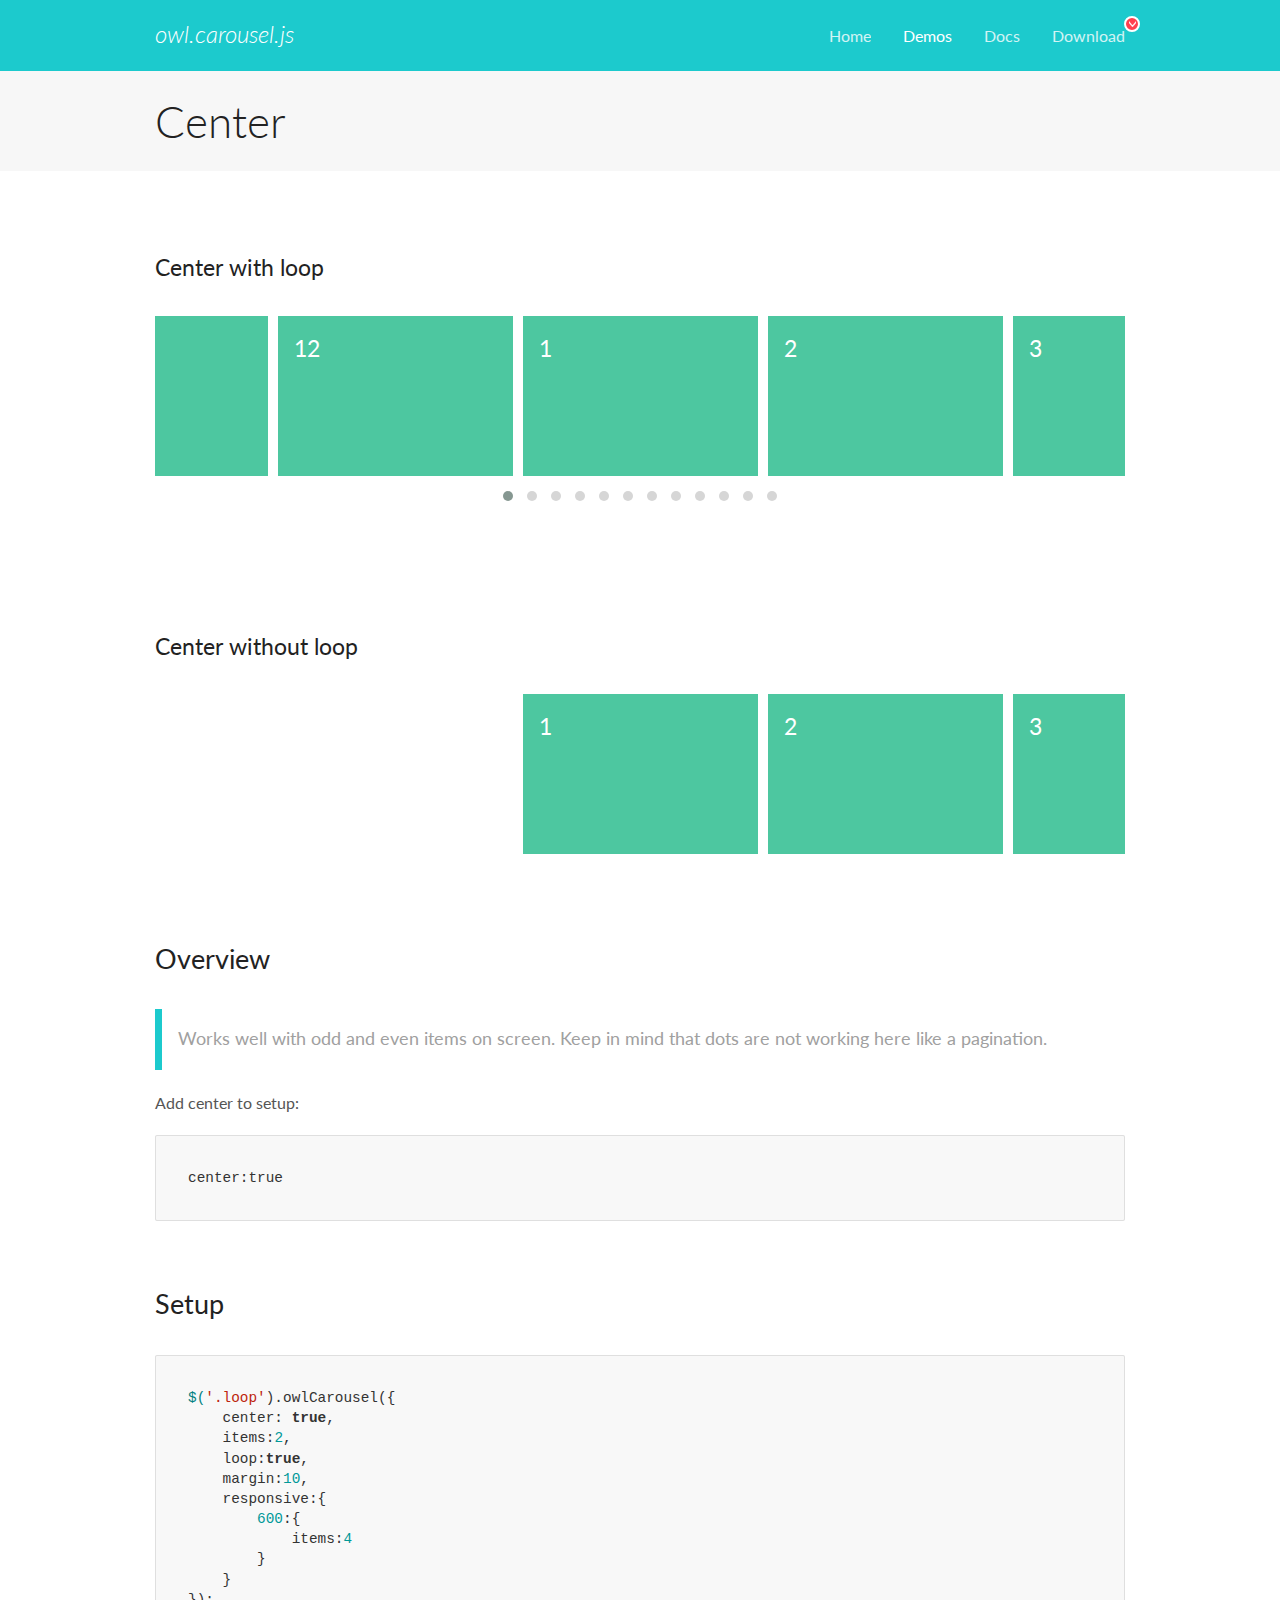
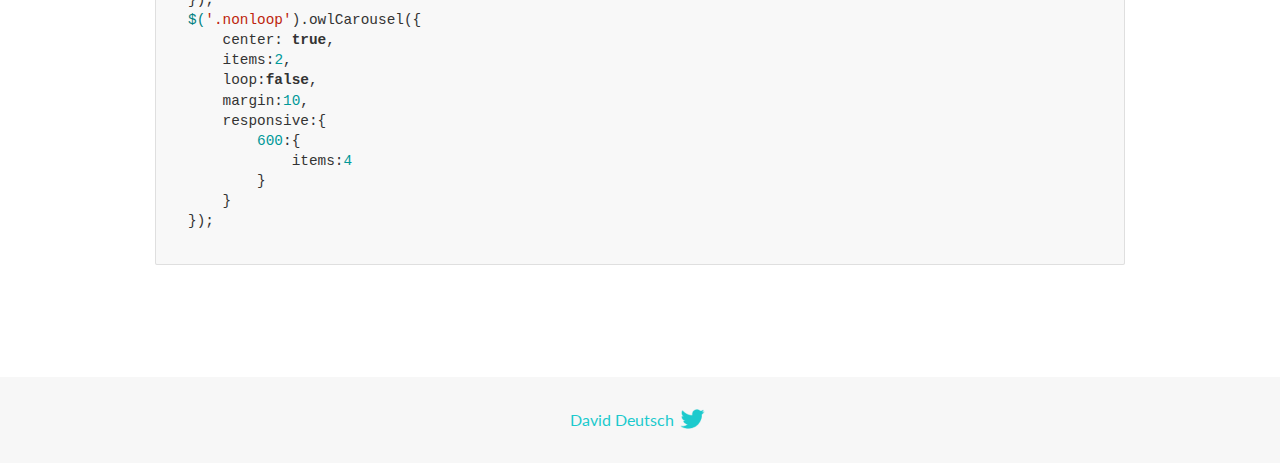
<file: Client/OwlCarousel2-2.3.4/docs/demos/center.html>
<!DOCTYPE html>
<html lang="en">
  <head>

    <!-- head -->
    <meta charset="utf-8">
    <meta name="msapplication-tap-highlight" content="no" />
    <meta name="viewport" content="width=device-width, initial-scale=1.0" />
    <meta name="description" content="Center carousel">
    <meta name="author" content="David Deutsch">
    <title>
      Center Demo | Owl Carousel | 2.3.4
    </title>

    <!-- Stylesheets -->
    <link href='https://fonts.googleapis.com/css?family=Lato:300,400,700,400italic,300italic' rel='stylesheet' type='text/css'>
    <link rel="stylesheet" href="../assets/css/docs.theme.min.css">

    <!-- Owl Stylesheets -->
    <link rel="stylesheet" href="../assets/owlcarousel/assets/owl.carousel.min.css">
    <link rel="stylesheet" href="../assets/owlcarousel/assets/owl.theme.default.min.css">

    <!-- HTML5 shim and Respond.js IE8 support of HTML5 elements and media queries -->

    <!--[if lt IE 9]>
      <script src="https://oss.maxcdn.com/libs/html5shiv/3.7.0/html5shiv.js"></script>
      <script src="https://oss.maxcdn.com/libs/respond.js/1.3.0/respond.min.js"></script>
    <![endif]-->

    <!-- Favicons -->
    <link rel="apple-touch-icon-precomposed" sizes="144x144" href="../assets/ico/apple-touch-icon-144-precomposed.png">
    <link rel="shortcut icon" href="../assets/ico/favicon.png">
    <link rel="shortcut icon" href="favicon.ico">

    <!-- Yeah i know js should not be in header. Its required for demos.-->

    <!-- javascript -->
    <script src="../assets/vendors/jquery.min.js"></script>
    <script src="../assets/owlcarousel/owl.carousel.js"></script>
  </head>
  <body>

    <!-- header -->
    <header class="header">
      <div class="row">
        <div class="large-12 columns">
          <div class="brand left">
            <h3>
              <a href="/OwlCarousel2/">owl.carousel.js</a> 
            </h3>
          </div>
          <a id="toggle-nav" class="right">
            <span></span> <span></span> <span></span> 
          </a> 
          <div class="nav-bar">
            <ul class="clearfix">
              <li> <a href="/OwlCarousel2/index.html">Home</a>  </li>
              <li class="active">
                <a href="/OwlCarousel2/demos/demos.html">Demos</a> 
              </li>
              <li> <a href="/OwlCarousel2/docs/started-welcome.html">Docs</a>  </li>
              <li>
                <a href="https://github.com/OwlCarousel2/OwlCarousel2/archive/2.3.4.zip">Download</a> 
                <span class="download"></span> 
              </li>
            </ul>
          </div>
        </div>
      </div>
    </header>

    <!-- title -->
    <section class="title">
      <div class="row">
        <div class="large-12 columns">
          <h1>Center</h1>
        </div>
      </div>
    </section>

    <!--  Demos -->
    <section id="demos">
      <div class="row">
        <div class="large-12 columns">
          <h4 id="center-with-loop">Center with loop</h4>
          <div class="loop owl-carousel owl-theme">
            <div class="item">
              <h4>1</h4>
            </div>
            <div class="item">
              <h4>2</h4>
            </div>
            <div class="item">
              <h4>3</h4>
            </div>
            <div class="item">
              <h4>4</h4>
            </div>
            <div class="item">
              <h4>5</h4>
            </div>
            <div class="item">
              <h4>6</h4>
            </div>
            <div class="item">
              <h4>7</h4>
            </div>
            <div class="item">
              <h4>8</h4>
            </div>
            <div class="item">
              <h4>9</h4>
            </div>
            <div class="item">
              <h4>10</h4>
            </div>
            <div class="item">
              <h4>11</h4>
            </div>
            <div class="item">
              <h4>12</h4>
            </div>
          </div>
          <br>
          <h4 id="center-without-loop">Center without loop</h4>
          <div class="nonloop owl-carousel">
            <div class="item">
              <h4>1</h4>
            </div>
            <div class="item">
              <h4>2</h4>
            </div>
            <div class="item">
              <h4>3</h4>
            </div>
            <div class="item">
              <h4>4</h4>
            </div>
            <div class="item">
              <h4>5</h4>
            </div>
            <div class="item">
              <h4>6</h4>
            </div>
            <div class="item">
              <h4>7</h4>
            </div>
            <div class="item">
              <h4>8</h4>
            </div>
            <div class="item">
              <h4>9</h4>
            </div>
            <div class="item">
              <h4>10</h4>
            </div>
            <div class="item">
              <h4>11</h4>
            </div>
            <div class="item">
              <h4>12</h4>
            </div>
          </div>
          <h3 id="overview">Overview</h3>
          <blockquote>
            <p>Works well with odd and even items on screen. Keep in mind that dots are not working here like a pagination.</p>
          </blockquote>
          <p>Add center to setup:</p>
          <pre><code>center:true</code></pre>
          <h3 id="setup">Setup</h3>
          <pre><code>$(&#39;.loop&#39;).owlCarousel({
    center: true,
    items:2,
    loop:true,
    margin:10,
    responsive:{
        600:{
            items:4
        }
    }
});
$(&#39;.nonloop&#39;).owlCarousel({
    center: true,
    items:2,
    loop:false,
    margin:10,
    responsive:{
        600:{
            items:4
        }
    }
});</code></pre>
          <script>
            jQuery(document).ready(function($) {
              $('.loop').owlCarousel({
                center: true,
                items: 2,
                loop: true,
                margin: 10,
                responsive: {
                  600: {
                    items: 4
                  }
                }
              });
              $('.nonloop').owlCarousel({
                center: true,
                items: 2,
                loop: false,
                margin: 10,
                responsive: {
                  600: {
                    items: 4
                  }
                }
              });
            });
          </script>
        </div>
      </div>
    </section>

    <!-- footer -->
    <footer class="footer">
      <div class="row">
        <div class="large-12 columns">
          <h5>
            <a href="/OwlCarousel2/docs/support-contact.html">David Deutsch</a> 
            <a id="custom-tweet-button" href="https://twitter.com/share?url=https://github.com/OwlCarousel2/OwlCarousel2&text=Owl Carousel - This is so awesome! " target="_blank"></a> 
          </h5>
        </div>
      </div>
    </footer>

    <!-- vendors -->
    <script src="../assets/vendors/highlight.js"></script>
    <script src="../assets/js/app.js"></script>
  </body>
</html>
</file>
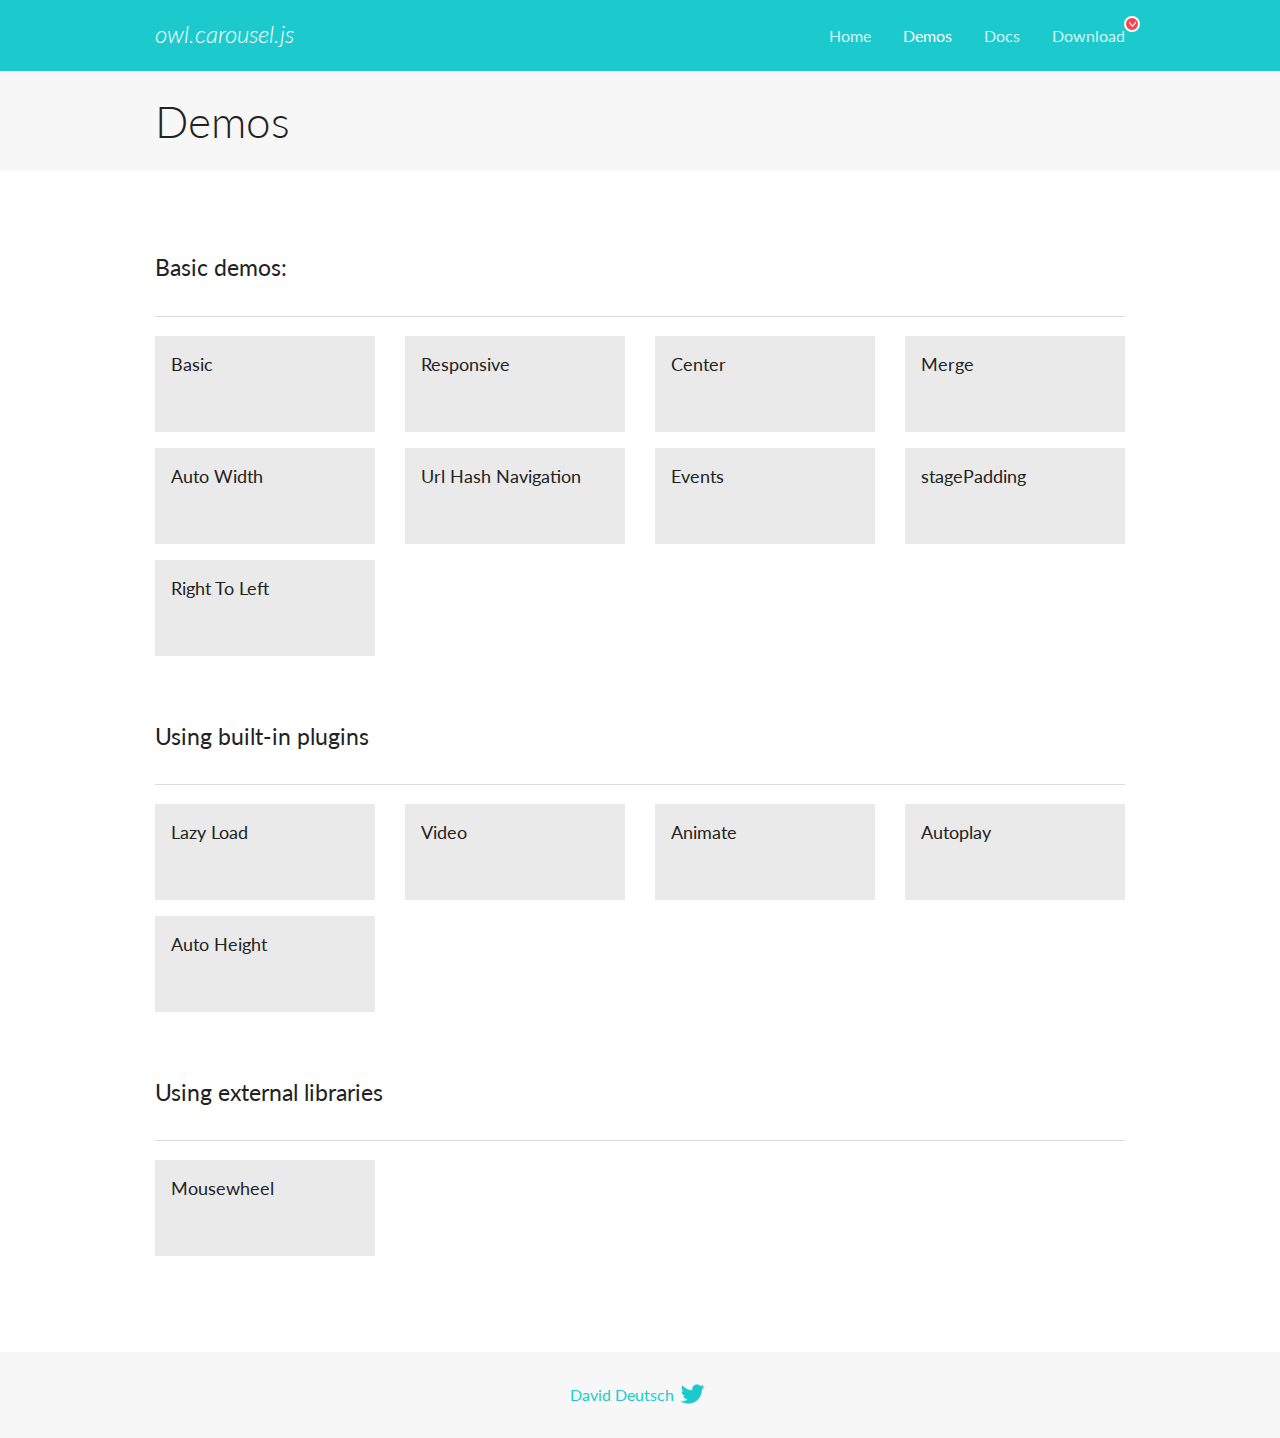
<file: Client/OwlCarousel2-2.3.4/docs/demos/demos.html>
<!DOCTYPE html>
<html lang="en">
  <head>

    <!-- head -->
    <meta charset="utf-8">
    <meta name="msapplication-tap-highlight" content="no" />
    <meta name="viewport" content="width=device-width, initial-scale=1.0" />
    <meta name="description" content="A list of Owl Carousel examples.">
    <meta name="author" content="David Deutsch">
    <title>
      Demos | Owl Carousel | 2.3.4
    </title>

    <!-- Stylesheets -->
    <link href='https://fonts.googleapis.com/css?family=Lato:300,400,700,400italic,300italic' rel='stylesheet' type='text/css'>
    <link rel="stylesheet" href="../assets/css/docs.theme.min.css">

    <!-- Owl Stylesheets -->
    <link rel="stylesheet" href="../assets/owlcarousel/assets/owl.carousel.min.css">
    <link rel="stylesheet" href="../assets/owlcarousel/assets/owl.theme.default.min.css">

    <!-- HTML5 shim and Respond.js IE8 support of HTML5 elements and media queries -->

    <!--[if lt IE 9]>
      <script src="https://oss.maxcdn.com/libs/html5shiv/3.7.0/html5shiv.js"></script>
      <script src="https://oss.maxcdn.com/libs/respond.js/1.3.0/respond.min.js"></script>
    <![endif]-->

    <!-- Favicons -->
    <link rel="apple-touch-icon-precomposed" sizes="144x144" href="../assets/ico/apple-touch-icon-144-precomposed.png">
    <link rel="shortcut icon" href="../assets/ico/favicon.png">
    <link rel="shortcut icon" href="favicon.ico">

    <!-- Yeah i know js should not be in header. Its required for demos.-->

    <!-- javascript -->
    <script src="../assets/vendors/jquery.min.js"></script>
    <script src="../assets/owlcarousel/owl.carousel.js"></script>
  </head>
  <body>

    <!-- header -->
    <header class="header">
      <div class="row">
        <div class="large-12 columns">
          <div class="brand left">
            <h3>
              <a href="/OwlCarousel2/">owl.carousel.js</a> 
            </h3>
          </div>
          <a id="toggle-nav" class="right">
            <span></span> <span></span> <span></span> 
          </a> 
          <div class="nav-bar">
            <ul class="clearfix">
              <li> <a href="/OwlCarousel2/index.html">Home</a>  </li>
              <li class="active">
                <a href="/OwlCarousel2/demos/demos.html">Demos</a> 
              </li>
              <li> <a href="/OwlCarousel2/docs/started-welcome.html">Docs</a>  </li>
              <li>
                <a href="https://github.com/OwlCarousel2/OwlCarousel2/archive/2.3.4.zip">Download</a> 
                <span class="download"></span> 
              </li>
            </ul>
          </div>
        </div>
      </div>
    </header>

    <!-- title -->
    <section class="title">
      <div class="row">
        <div class="large-12 columns">
          <h1>Demos</h1>
        </div>
      </div>
    </section>

    <!--  Demos -->
    <section id="demos">
      <div class="row">
        <div class="large-12 columns">
          <h4 id="basic-demos-">Basic demos:</h4>
          <hr>
          <div class="demo-list">
            <div class="row">
              <div class="small-6 medium-4 large-3 columns">
                <a href="basic.html" class="demo-block">
                  <h5>Basic </h5>
                </a> 
              </div>
              <div class="small-6 medium-4 large-3 columns">
                <a href="responsive.html" class="demo-block">
                  <h5>Responsive </h5>
                </a> 
              </div>
              <div class="small-6 medium-4 large-3 columns">
                <a href="center.html" class="demo-block">
                  <h5>Center </h5>
                </a> 
              </div>
              <div class="small-6 medium-4 large-3 columns">
                <a href="merge.html" class="demo-block">
                  <h5>Merge </h5>
                </a> 
              </div>
              <div class="small-6 medium-4 large-3 columns">
                <a href="autowidth.html" class="demo-block">
                  <h5>Auto Width </h5>
                </a> 
              </div>
              <div class="small-6 medium-4 large-3 columns">
                <a href="urlhashnav.html" class="demo-block">
                  <h5>Url Hash Navigation </h5>
                </a> 
              </div>
              <div class="small-6 medium-4 large-3 columns">
                <a href="events.html" class="demo-block">
                  <h5>Events </h5>
                </a> 
              </div>
              <div class="small-6 medium-4 large-3 columns">
                <a href="stagepadding.html" class="demo-block">
                  <h5>stagePadding </h5>
                </a> 
              </div>
              <div class="small-6 medium-4 large-3 columns">
                <a href="rtl.html" class="demo-block">
                  <h5>Right To Left </h5>
                </a> 
              </div>
            </div>
          </div>
          <h4 id="using-built-in-plugins">Using built-in plugins</h4>
          <hr>
          <div class="demo-list">
            <div class="row">
              <div class="small-6 medium-4 large-3 columns">
                <a href="lazyLoad.html" class="demo-block">
                  <h5>Lazy Load </h5>
                </a> 
              </div>
              <div class="small-6 medium-4 large-3 columns">
                <a href="video.html" class="demo-block">
                  <h5>Video </h5>
                </a> 
              </div>
              <div class="small-6 medium-4 large-3 columns">
                <a href="animate.html" class="demo-block">
                  <h5>Animate </h5>
                </a> 
              </div>
              <div class="small-6 medium-4 large-3 columns">
                <a href="autoplay.html" class="demo-block">
                  <h5>Autoplay </h5>
                </a> 
              </div>
              <div class="small-6 medium-4 large-3 columns">
                <a href="autoheight.html" class="demo-block">
                  <h5>Auto Height </h5>
                </a> 
              </div>
            </div>
          </div>
          <h4 id="using-external-libraries">Using external libraries</h4>
          <hr>
          <div class="demo-list">
            <div class="row">
              <div class="small-6 medium-4 large-3 columns">
                <a href="mousewheel.html" class="demo-block">
                  <h5>Mousewheel </h5>
                </a> 
              </div>
            </div>
          </div>
        </div>
      </div>
    </section>

    <!-- footer -->
    <footer class="footer">
      <div class="row">
        <div class="large-12 columns">
          <h5>
            <a href="/OwlCarousel2/docs/support-contact.html">David Deutsch</a> 
            <a id="custom-tweet-button" href="https://twitter.com/share?url=https://github.com/OwlCarousel2/OwlCarousel2&text=Owl Carousel - This is so awesome! " target="_blank"></a> 
          </h5>
        </div>
      </div>
    </footer>

    <!-- vendors -->
    <script src="../assets/vendors/highlight.js"></script>
    <script src="../assets/js/app.js"></script>
  </body>
</html>
</file>
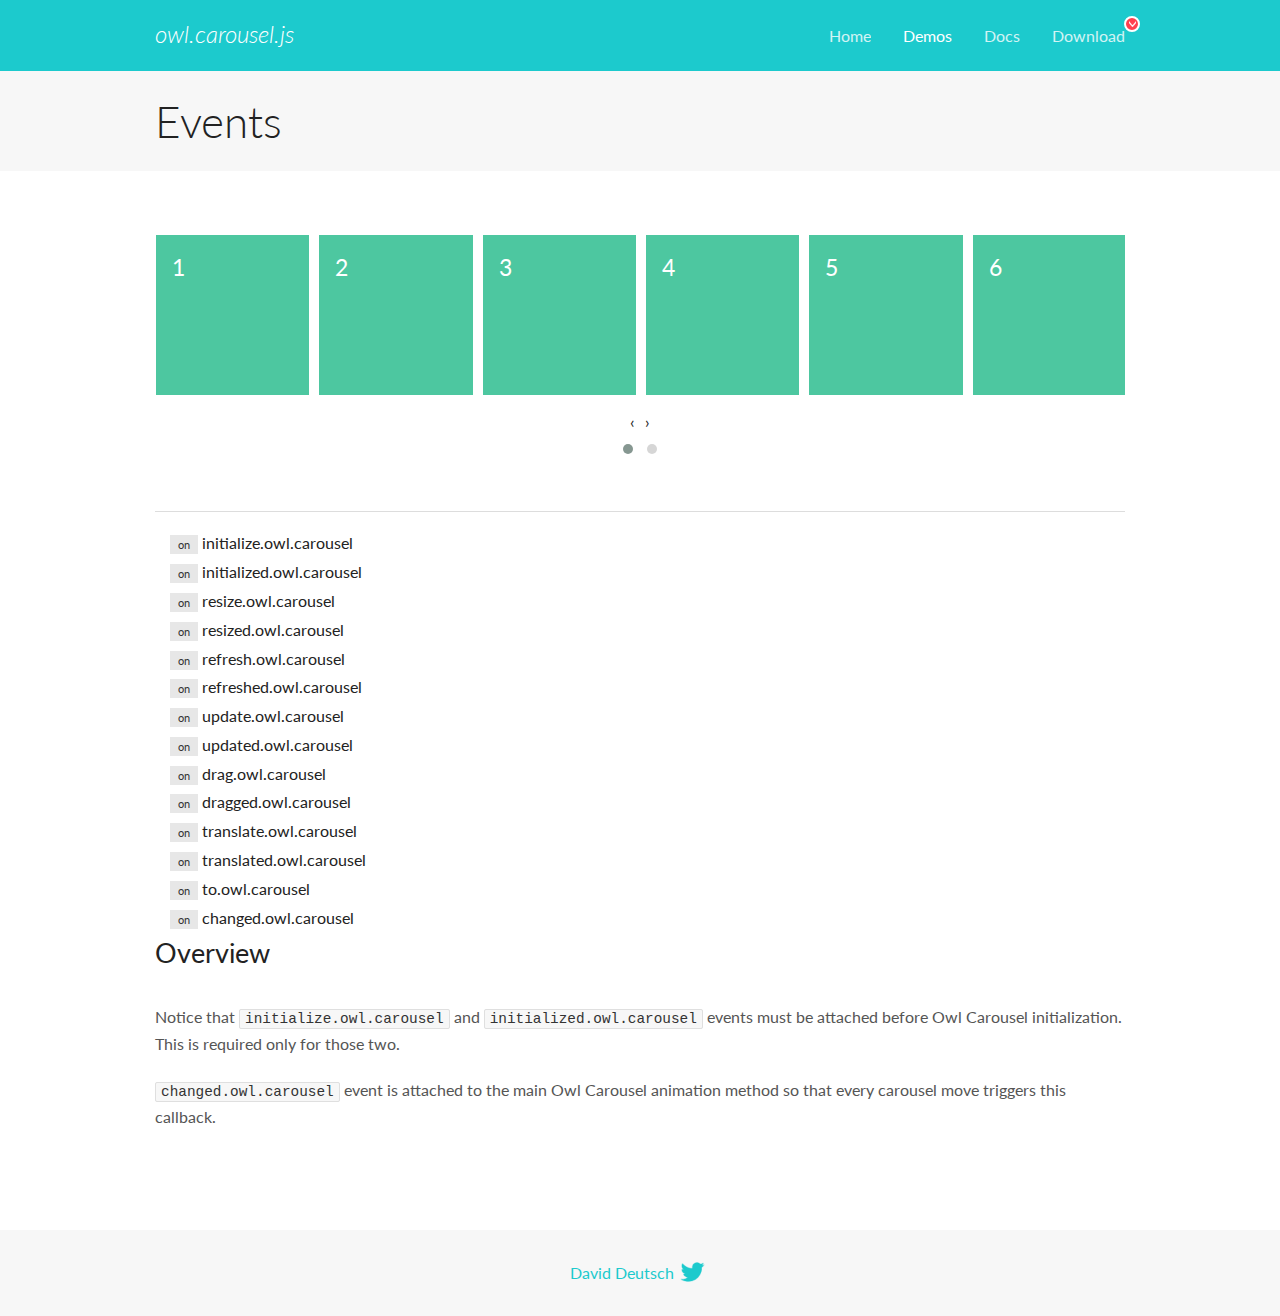
<file: Client/OwlCarousel2-2.3.4/docs/demos/events.html>
<!DOCTYPE html>
<html lang="en">
  <head>

    <!-- head -->
    <meta charset="utf-8">
    <meta name="msapplication-tap-highlight" content="no" />
    <meta name="viewport" content="width=device-width, initial-scale=1.0" />
    <meta name="description" content="Events usage demo">
    <meta name="author" content="David Deutsch">
    <title>
      Events Demo | Owl Carousel | 2.3.4
    </title>

    <!-- Stylesheets -->
    <link href='https://fonts.googleapis.com/css?family=Lato:300,400,700,400italic,300italic' rel='stylesheet' type='text/css'>
    <link rel="stylesheet" href="../assets/css/docs.theme.min.css">

    <!-- Owl Stylesheets -->
    <link rel="stylesheet" href="../assets/owlcarousel/assets/owl.carousel.min.css">
    <link rel="stylesheet" href="../assets/owlcarousel/assets/owl.theme.default.min.css">

    <!-- HTML5 shim and Respond.js IE8 support of HTML5 elements and media queries -->

    <!--[if lt IE 9]>
      <script src="https://oss.maxcdn.com/libs/html5shiv/3.7.0/html5shiv.js"></script>
      <script src="https://oss.maxcdn.com/libs/respond.js/1.3.0/respond.min.js"></script>
    <![endif]-->

    <!-- Favicons -->
    <link rel="apple-touch-icon-precomposed" sizes="144x144" href="../assets/ico/apple-touch-icon-144-precomposed.png">
    <link rel="shortcut icon" href="../assets/ico/favicon.png">
    <link rel="shortcut icon" href="favicon.ico">

    <!-- Yeah i know js should not be in header. Its required for demos.-->

    <!-- javascript -->
    <script src="../assets/vendors/jquery.min.js"></script>
    <script src="../assets/owlcarousel/owl.carousel.js"></script>
  </head>
  <body>

    <!-- header -->
    <header class="header">
      <div class="row">
        <div class="large-12 columns">
          <div class="brand left">
            <h3>
              <a href="/OwlCarousel2/">owl.carousel.js</a> 
            </h3>
          </div>
          <a id="toggle-nav" class="right">
            <span></span> <span></span> <span></span> 
          </a> 
          <div class="nav-bar">
            <ul class="clearfix">
              <li> <a href="/OwlCarousel2/index.html">Home</a>  </li>
              <li class="active">
                <a href="/OwlCarousel2/demos/demos.html">Demos</a> 
              </li>
              <li> <a href="/OwlCarousel2/docs/started-welcome.html">Docs</a>  </li>
              <li>
                <a href="https://github.com/OwlCarousel2/OwlCarousel2/archive/2.3.4.zip">Download</a> 
                <span class="download"></span> 
              </li>
            </ul>
          </div>
        </div>
      </div>
    </header>

    <!-- title -->
    <section class="title">
      <div class="row">
        <div class="large-12 columns">
          <h1>Events</h1>
        </div>
      </div>
    </section>

    <!--  Demos -->
    <section id="demos">
      <div class="row">
        <div class="large-12 columns">
          <div class="owl-carousel owl-theme">
            <div class="item">
              <h4>1</h4>
            </div>
            <div class="item">
              <h4>2</h4>
            </div>
            <div class="item">
              <h4>3</h4>
            </div>
            <div class="item">
              <h4>4</h4>
            </div>
            <div class="item">
              <h4>5</h4>
            </div>
            <div class="item">
              <h4>6</h4>
            </div>
            <div class="item">
              <h4>7</h4>
            </div>
            <div class="item">
              <h4>8</h4>
            </div>
            <div class="item">
              <h4>9</h4>
            </div>
            <div class="item">
              <h4>10</h4>
            </div>
            <div class="item">
              <h4>11</h4>
            </div>
            <div class="item">
              <h4>12</h4>
            </div>
          </div>
          <hr>
          <div class="large-12 columns callbacks">
            <div><span class="label secondary initialize">on</span>  initialize.owl.carousel </div>
            <div><span class="label secondary initialized">on</span>  initialized.owl.carousel </div>
            <div><span class="label secondary resize">on</span>  resize.owl.carousel </div>
            <div><span class="label secondary resized">on</span>  resized.owl.carousel </div>
            <div><span class="label secondary refresh">on</span>  refresh.owl.carousel </div>
            <div><span class="label secondary refreshed">on</span>  refreshed.owl.carousel </div>
            <div><span class="label secondary update">on</span>  update.owl.carousel </div>
            <div><span class="label secondary updated">on</span>  updated.owl.carousel </div>
            <div><span class="label secondary drag">on</span>  drag.owl.carousel </div>
            <div><span class="label secondary dragged">on</span>  dragged.owl.carousel </div>
            <div><span class="label secondary translate">on</span>  translate.owl.carousel </div>
            <div><span class="label secondary translated">on</span>  translated.owl.carousel </div>
            <div><span class="label secondary to">on</span>  to.owl.carousel </div>
            <div><span class="label secondary changed">on</span>  changed.owl.carousel </div>
          </div>
          <h3 id="overview">Overview</h3>
          <p>Notice that <code>initialize.owl.carousel</code> and <code>initialized.owl.carousel</code> events must be attached before Owl Carousel initialization. This is required only for those two.</p>
          <p><code>changed.owl.carousel</code> event is attached to the main Owl Carousel animation method so that every carousel move triggers this callback.</p>
          <script>
            jQuery(document).ready(function($) {
              var owl = $('.owl-carousel');
              owl.on('initialize.owl.carousel initialized.owl.carousel ' +
                'initialize.owl.carousel initialize.owl.carousel ' +
                'resize.owl.carousel resized.owl.carousel ' +
                'refresh.owl.carousel refreshed.owl.carousel ' +
                'update.owl.carousel updated.owl.carousel ' +
                'drag.owl.carousel dragged.owl.carousel ' +
                'translate.owl.carousel translated.owl.carousel ' +
                'to.owl.carousel changed.owl.carousel',
                function(e) {
                  $('.' + e.type)
                    .removeClass('secondary')
                    .addClass('success');
                  window.setTimeout(function() {
                    $('.' + e.type)
                      .removeClass('success')
                      .addClass('secondary');
                  }, 500);
                });
              owl.owlCarousel({
                loop: true,
                nav: true,
                lazyLoad: true,
                margin: 10,
                video: true,
                responsive: {
                  0: {
                    items: 1
                  },
                  600: {
                    items: 3
                  },
                  960: {
                    items: 5,
                  },
                  1200: {
                    items: 6
                  }
                }
              });
            });
          </script>
        </div>
      </div>
    </section>

    <!-- footer -->
    <footer class="footer">
      <div class="row">
        <div class="large-12 columns">
          <h5>
            <a href="/OwlCarousel2/docs/support-contact.html">David Deutsch</a> 
            <a id="custom-tweet-button" href="https://twitter.com/share?url=https://github.com/OwlCarousel2/OwlCarousel2&text=Owl Carousel - This is so awesome! " target="_blank"></a> 
          </h5>
        </div>
      </div>
    </footer>

    <!-- vendors -->
    <script src="../assets/vendors/highlight.js"></script>
    <script src="../assets/js/app.js"></script>
  </body>
</html>
</file>
<file: Client/HTML/Dress/CSS/index.css>
@import url('https://fonts.googleapis.com/css2?family=Shippori+Mincho:wght@400;700&display=swap');
body{
  font-family: 'Shippori Mincho', serif !important;
  margin: 0;
  padding: 0;
  overflow-x: hidden;
}
body h1,body h2,body h3,body h4,body h5{
  font-family: 'Shippori Mincho', serif !important;
}
/* header */
 .sticky{
  position: fixed !important;
  top: 0;
  left: 0;
  background-color: #0E2942;
}
.Navbar1{
  width: 100%;
  max-width: 100%;
  justify-content: space-between;
  align-items: center;
  transition: all .2s ease;
  height: 100px;
  background-color: #0E2942;
}
.logo img{
  max-width: 134px;
  height: 38px;
  width: auto;
}
.navbar-light .navbar-nav .nav-link {
  /* color: white !important; */
  font-weight: 800;
}
.search ::placeholder { 
  color: #7a7d81;
  font-size: 16px;
  font-style: italic;
}
.search input:focus{
  box-shadow: none;
  border:  1px solid #ced4da;
}
.Navbar1 .navbar{
  width: 100%;
}
header .navbar .navbar-nav .nav-item .nav-link{
  padding: 30px 10px;
  color: rgba(255, 255, 255, 0.753);
}

@media screen and (max-width: 991px) {
  .Navbar1{
    height: 50px;
  }
} 

/* /header */
/* dress-html */
.dress-dam{
  margin-top: 50px;
}
.dam-container .clothes-item .clothes-img img{
  width: 100%;
}
.dam-container .clothes-item .clothes-text h4{
  font-size: 18px;
  text-align: center;
}
.dam-container .clothes-item .clothes-icon{
  display: flex;
  justify-content: space-around;
  margin: 0 auto;
  transform: translateY(-100px);
}
.dam-container .clothes-item .clothes-text{
  transform: translateY(-20px);
}
.dam-container .clothes-item .clothes-icon i{
  font-size: 20px;
}
.dam-container .clothes-item .clothes-icon{
  overflow: hidden;
}
.dam-container .clothes-item .icon-item1{
  /* padding-top: 5px;
  padding-bottom: 5px; */
  transform: translateX(-300%);
  transition: all linear 0.3s;
}
.dam-container .clothes-img:hover .icon-item1{
  transform: translateX(0);
  
}
.dam-container .clothes-item .icon-item2{
  transform: translateY(100%);
  transition: all linear 0.3s;
}
.dam-container .clothes-img:hover .icon-item2{
  transform: translateY(0px);
  
}
.dam-container .clothes-item .icon-item3{
  /* padding-top: 5px;
  padding-bottom: 5px; */
  transform: translateX(300%);
  transition: all linear 0.3s;
}
.dam-container .clothes-img:hover .icon-item3{
  transform: translateX(0px);
  
}
.dam-container .clothes-item .clothes-icon .icon-item{
  margin-bottom: 0;
}
.dam-container .clothes-item .clothes-icon button{
  background: none;
  border: none
}
/* /dress-html */

/* footer */
footer{
  background-color: #22394D;
  padding: 100px 0;
  margin-top: 50px;
}
footer .footerContent .footerItem{
  font-size: 14px;
  color: #fff;
  line-height: 24px;
  font-weight: 700;
  opacity: .85;
  letter-spacing: 2px;
  text-transform: uppercase;
  margin: 0
}
footer .footerContent .footerItem p a{
  font-size: 14px;
  color: #fff;
  line-height: 24px;
  font-weight: 700;
  opacity: .85;
  letter-spacing: 2px;
  text-transform: uppercase;
  margin: 0
}
footer .footerContent .footerItem p svg{
  margin-left: 20px;
  margin-top: 20px;
}
footer .footerContent .footerItem .form-control:focus {
  border-color: none;
  box-shadow: none;
}
/* /footer */
</file>
<file: Client/HTML/DressCompany/CSS/index.css>
@import url('https://fonts.googleapis.com/css2?family=Shippori+Mincho:wght@400;700&display=swap');
body{
  font-family: 'Shippori Mincho', serif !important;
  margin: 0;
  padding: 0;
  overflow-x: hidden;
}
body h1,body h2,body h3,body h4,body h5{
  font-family: 'Shippori Mincho', serif !important;
}
/* header */
 .sticky{
  position: fixed !important;
  top: 0;
  left: 0;
  background-color: #0E2942;
}
.Navbar1{
  width: 100%;
  max-width: 100%;
  justify-content: space-between;
  align-items: center;
  transition: all .2s ease;
  height: 100px;
  background-color: #0E2942;
}
.logo img{
  max-width: 134px;
  height: 38px;
  width: auto;
}
.navbar-light .navbar-nav .nav-link {
  /* color: white !important; */
  font-weight: 800;
}
.search ::placeholder { 
  color: #7a7d81;
  font-size: 16px;
  font-style: italic;
}
.search input:focus{
  box-shadow: none;
  border:  1px solid #ced4da;
}
.Navbar1 .navbar{
  width: 100%;
}
header .navbar .navbar-nav .nav-item .nav-link{
  padding: 30px 10px;
  color: rgba(255, 255, 255, 0.753);
}

@media screen and (max-width: 991px) {
  .Navbar1{
    height: 50px;
  }
} 

/* /header */
/* dress-html */
.dress-dam{
  margin-top: 50px;
}
.dam-container .clothes-item .clothes-img img{
  width: 100%;
}
.dam-container .clothes-item .clothes-text h4{
  font-size: 18px;
  text-align: center;
}
.dam-container .clothes-item .clothes-icon{
  display: flex;
  justify-content: space-around;
  margin: 0 auto;
  transform: translateY(-100px);
}
.dam-container .clothes-item .clothes-text{
  transform: translateY(-20px);
}
.dam-container .clothes-item .clothes-icon i{
  font-size: 20px;
}
.dam-container .clothes-item .clothes-icon{
  overflow: hidden;
}
.dam-container .clothes-item .icon-item1{
  /* padding-top: 5px;
  padding-bottom: 5px; */
  transform: translateX(-300%);
  transition: all linear 0.3s;
}
.dam-container .clothes-img:hover .icon-item1{
  transform: translateX(0);
  
}
.dam-container .clothes-item .icon-item2{
  transform: translateY(100%);
  transition: all linear 0.3s;
}
.dam-container .clothes-img:hover .icon-item2{
  transform: translateY(0px);
  
}
.dam-container .clothes-item .icon-item3{
  /* padding-top: 5px;
  padding-bottom: 5px; */
  transform: translateX(300%);
  transition: all linear 0.3s;
}
.dam-container .clothes-img:hover .icon-item3{
  transform: translateX(0px);
  
}
.dam-container .clothes-item .clothes-icon .icon-item{
  margin-bottom: 0;
}
.dam-container .clothes-item .clothes-icon button{
  background: none;
  border: none
}
/* /dress-html */

/* footer */
footer{
  background-color: #22394D;
  padding: 100px 0;
  margin-top: 50px;
}
footer .footerContent .footerItem{
  font-size: 14px;
  color: #fff;
  line-height: 24px;
  font-weight: 700;
  opacity: .85;
  letter-spacing: 2px;
  text-transform: uppercase;
  margin: 0
}
footer .footerContent .footerItem p a{
  font-size: 14px;
  color: #fff;
  line-height: 24px;
  font-weight: 700;
  opacity: .85;
  letter-spacing: 2px;
  text-transform: uppercase;
  margin: 0
}
footer .footerContent .footerItem p svg{
  margin-left: 20px;
  margin-top: 20px;
}
footer .footerContent .footerItem .form-control:focus {
  border-color: none;
  box-shadow: none;
}
/* /footer */
</file>
<file: Client/HTML/Other/CSS/index.css>
@import url('https://fonts.googleapis.com/css2?family=Shippori+Mincho:wght@400;700&display=swap');
body{
  font-family: 'Shippori Mincho', serif !important;
  margin: 0;
  padding: 0;
  overflow-x: hidden;
}
body h1,body h2,body h3,body h4,body h5{
  font-family: 'Shippori Mincho', serif !important;
}
/* header */
 .sticky{
  position: fixed !important;
  top: 0;
  left: 0;
  background-color: #0E2942;
}
.Navbar1{
  width: 100%;
  max-width: 100%;
  justify-content: space-between;
  align-items: center;
  transition: all .2s ease;
  height: 100px;
  background-color: #0E2942;
}
.logo img{
  max-width: 134px;
  height: 38px;
  width: auto;
}
.navbar-light .navbar-nav .nav-link {
  /* color: white !important; */
  font-weight: 800;
}
.search ::placeholder { 
  color: #7a7d81;
  font-size: 16px;
  font-style: italic;
}
.search input:focus{
  box-shadow: none;
  border:  1px solid #ced4da;
}
.Navbar1 .navbar{
  width: 100%;
}
header .navbar .navbar-nav .nav-item .nav-link{
  padding: 30px 10px;
  color: rgba(255, 255, 255, 0.753);
}

@media screen and (max-width: 991px) {
  .Navbar1{
    height: 50px;
  }
} 

/* /header */
/* dress-html */
.dress-dam{
  margin-top: 50px;
}
.dam-container .clothes-item .clothes-img img{
  width: 100%;
}
.dam-container .clothes-item .clothes-text h4{
  font-size: 18px;
  text-align: center;
}
.dam-container .clothes-item .clothes-icon{
  display: flex;
  justify-content: space-around;
  margin: 0 auto;
  transform: translateY(-100px);
}
.dam-container .clothes-item .clothes-text{
  transform: translateY(-20px);
}
.dam-container .clothes-item .clothes-icon i{
  font-size: 20px;
}
.dam-container .clothes-item .clothes-icon{
  overflow: hidden;
}
.dam-container .clothes-item .icon-item1{
  /* padding-top: 5px;
  padding-bottom: 5px; */
  transform: translateX(-300%);
  transition: all linear 0.3s;
}
.dam-container .clothes-img:hover .icon-item1{
  transform: translateX(0);
  
}
.dam-container .clothes-item .icon-item2{
  transform: translateY(100%);
  transition: all linear 0.3s;
}
.dam-container .clothes-img:hover .icon-item2{
  transform: translateY(0px);
  
}
.dam-container .clothes-item .icon-item3{
  /* padding-top: 5px;
  padding-bottom: 5px; */
  transform: translateX(300%);
  transition: all linear 0.3s;
}
.dam-container .clothes-img:hover .icon-item3{
  transform: translateX(0px);
  
}
.dam-container .clothes-item .clothes-icon .icon-item{
  margin-bottom: 0;
}
.dam-container .clothes-item .clothes-icon button{
  background: none;
  border: none
}
/* /dress-html */

/* footer */
footer{
  background-color: #22394D;
  padding: 100px 0;
  margin-top: 50px;
}
footer .footerContent .footerItem{
  font-size: 14px;
  color: #fff;
  line-height: 24px;
  font-weight: 700;
  opacity: .85;
  letter-spacing: 2px;
  text-transform: uppercase;
  margin: 0
}
footer .footerContent .footerItem p a{
  font-size: 14px;
  color: #fff;
  line-height: 24px;
  font-weight: 700;
  opacity: .85;
  letter-spacing: 2px;
  text-transform: uppercase;
  margin: 0
}
footer .footerContent .footerItem p svg{
  margin-left: 20px;
  margin-top: 20px;
}
footer .footerContent .footerItem .form-control:focus {
  border-color: none;
  box-shadow: none;
}
/* /footer */
</file>
